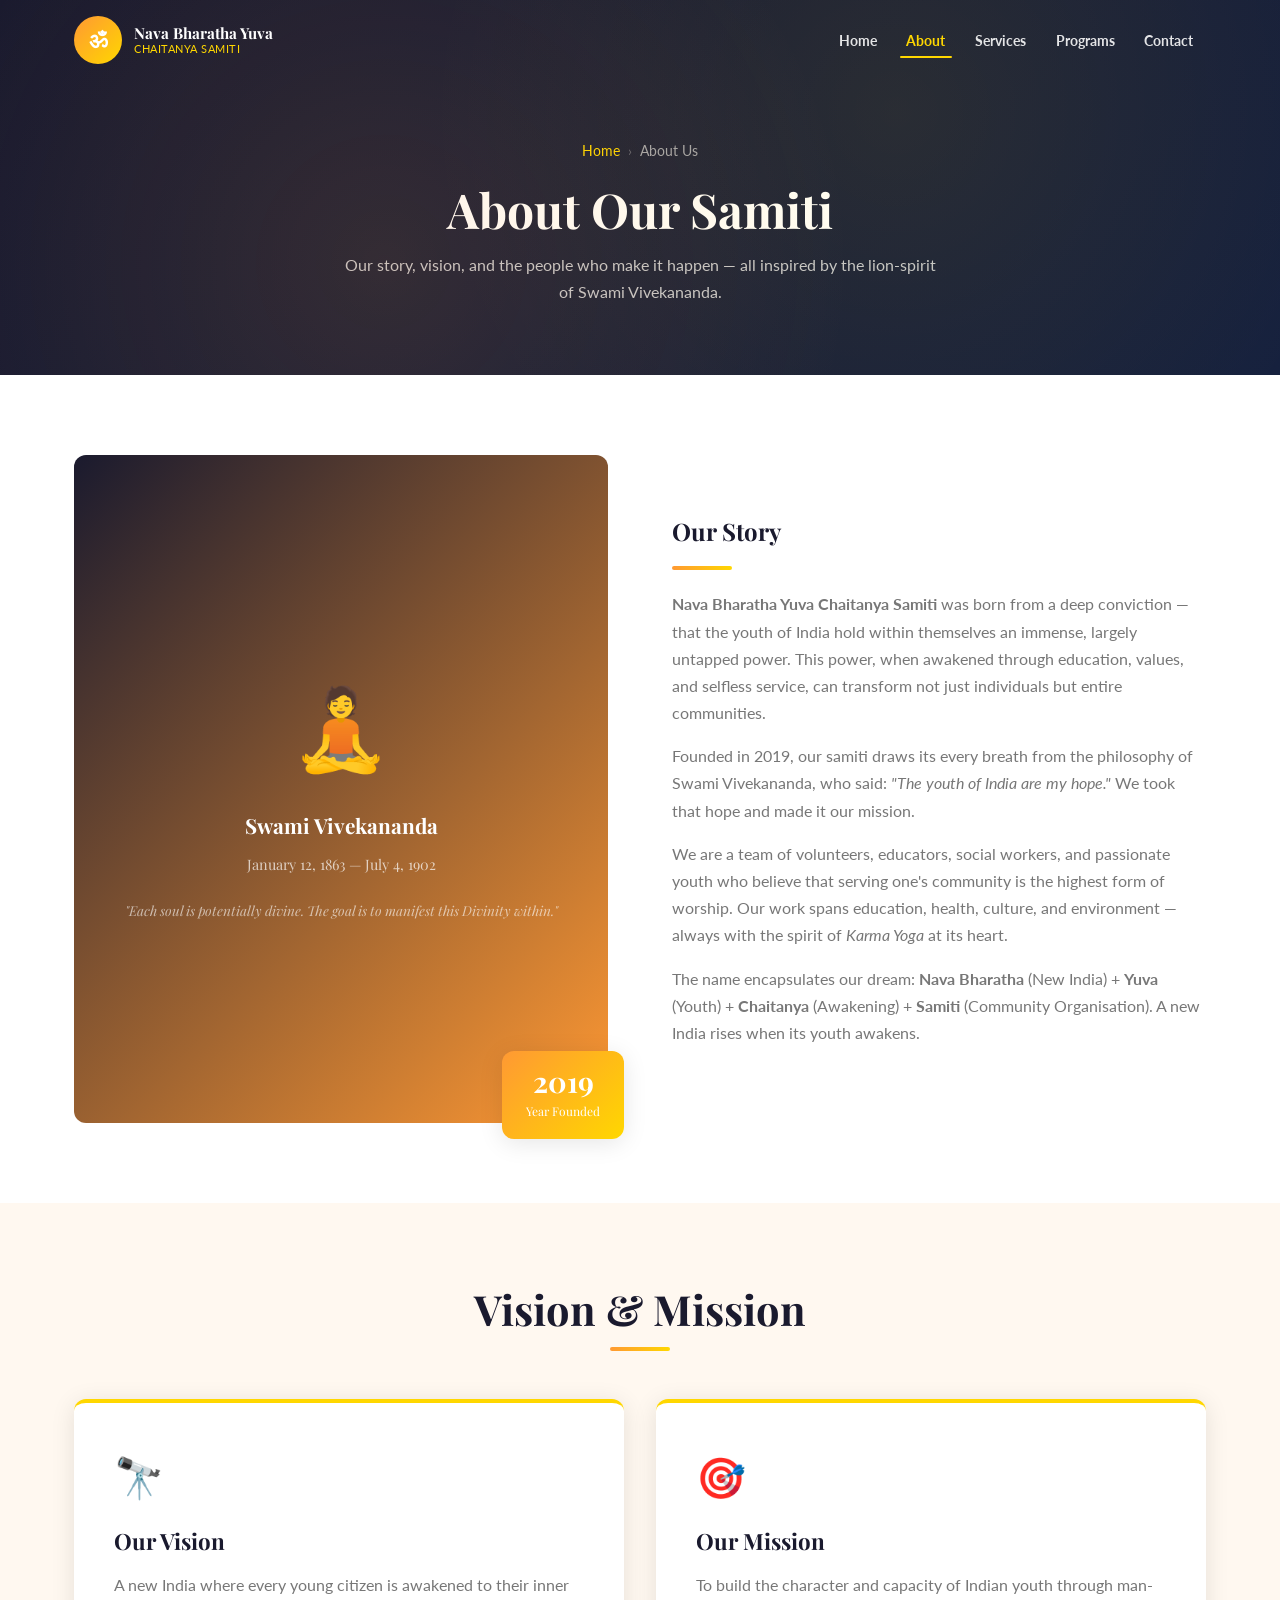
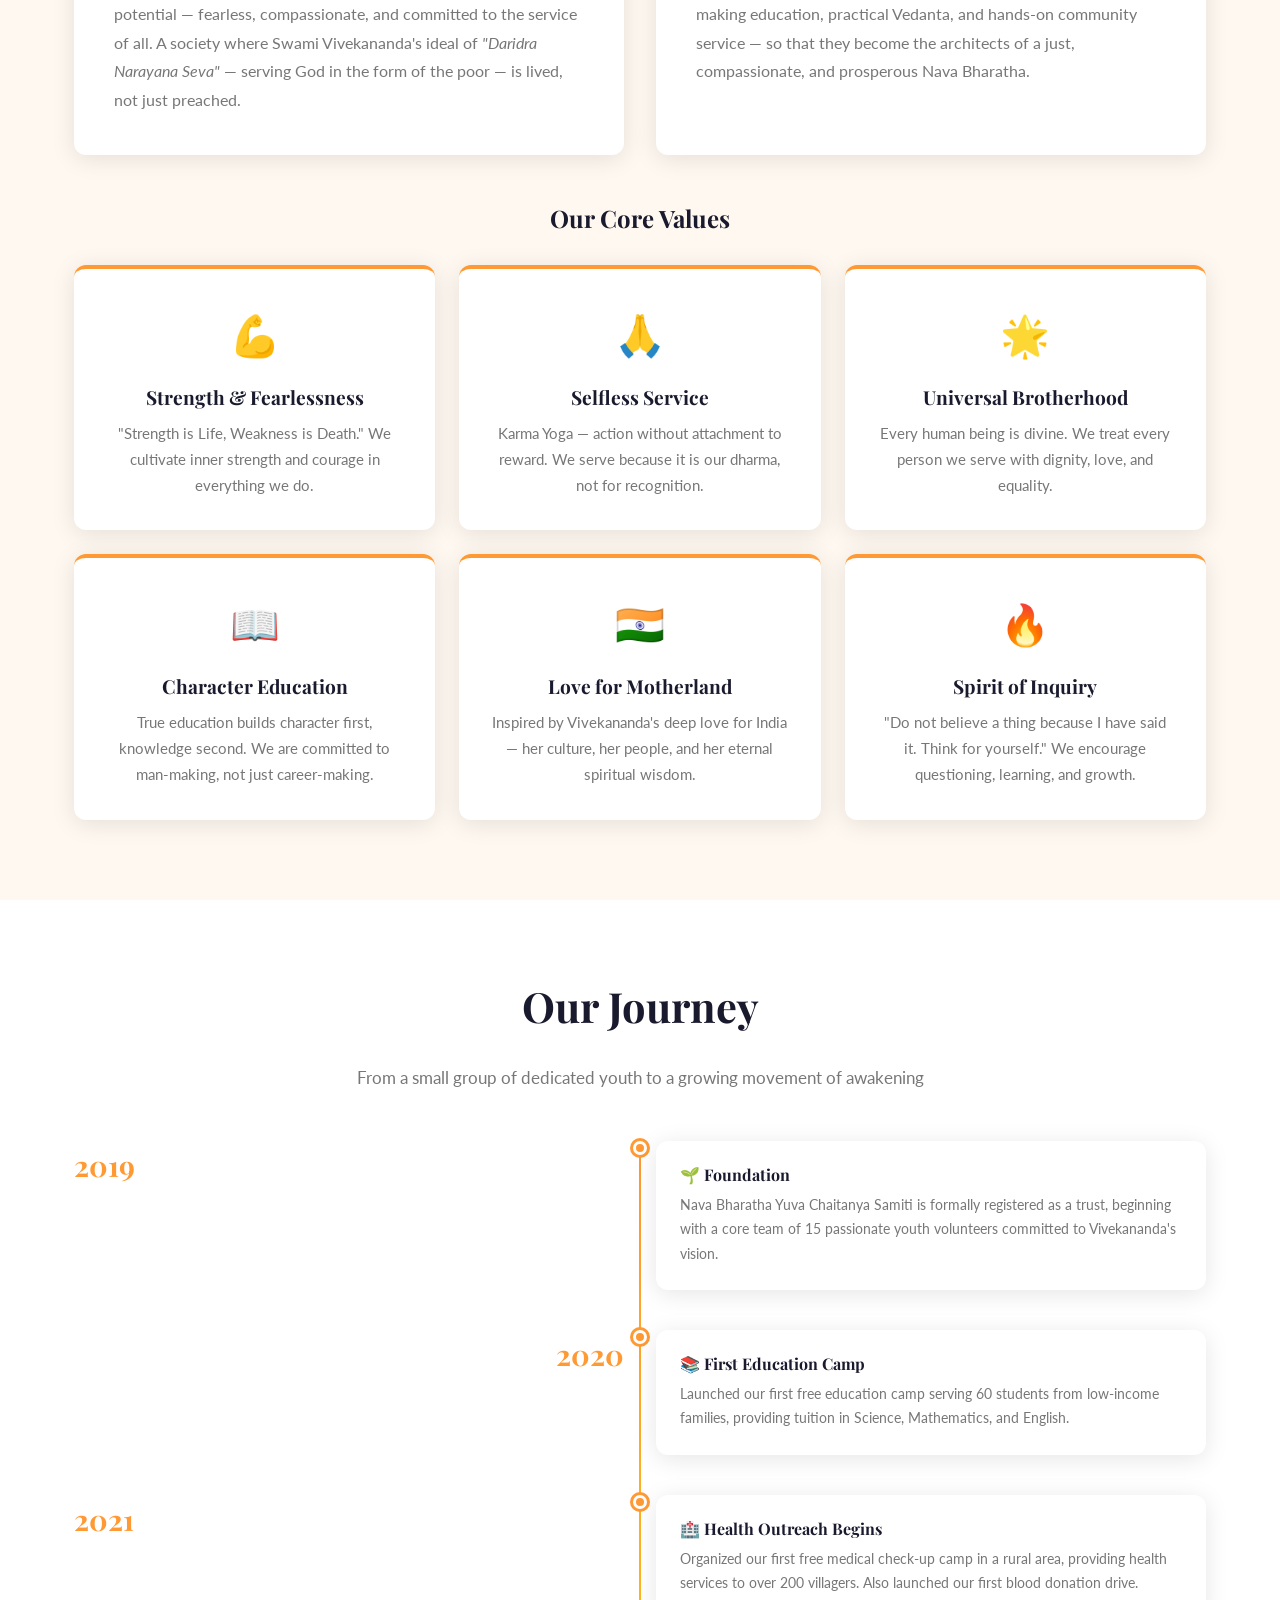
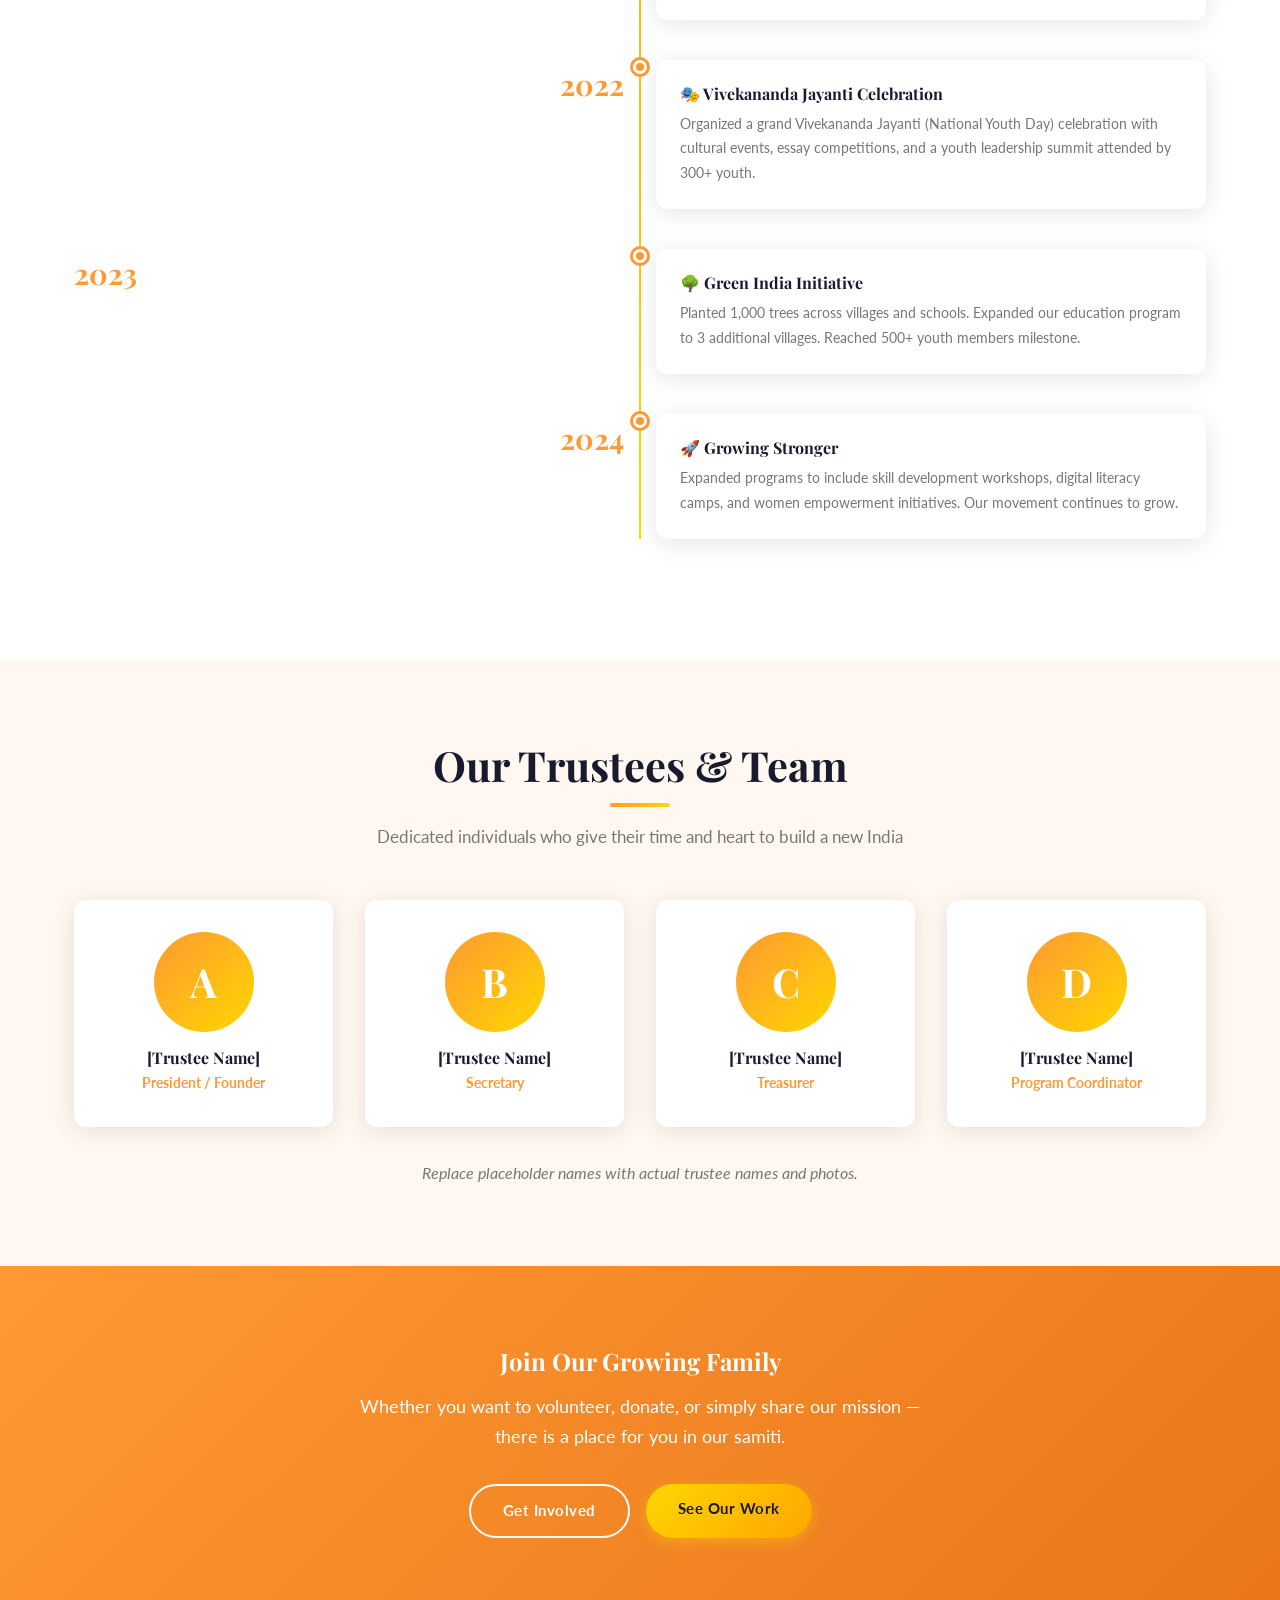
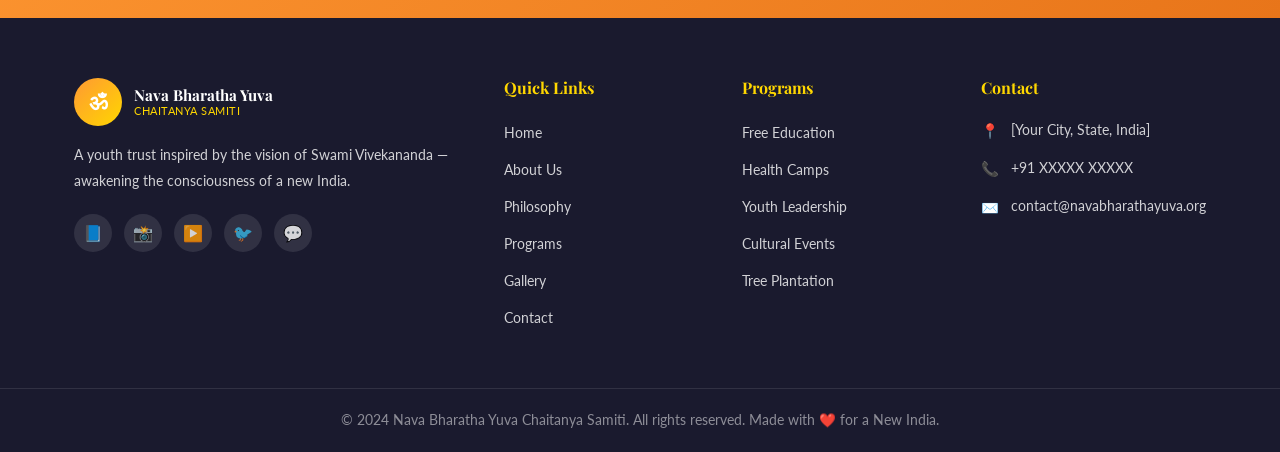
<file: about.html>
<!DOCTYPE html>
<html lang="en">
<head>
  <meta charset="UTF-8" />
  <meta name="viewport" content="width=device-width, initial-scale=1.0" />
  <title>About Us — Nava Bharatha Yuva Chaitanya Samiti</title>
  <meta name="description" content="Learn about the founding story, vision, mission, and team of Nava Bharatha Yuva Chaitanya Samiti — a youth trust inspired by Swami Vivekananda." />
  <link rel="stylesheet" href="css/style.css" />
  <link rel="icon" href="data:image/svg+xml,<svg xmlns=%22http://www.w3.org/2000/svg%22 viewBox=%220 0 100 100%22><text y=%22.9em%22 font-size=%2290%22>🪔</text></svg>" />
</head>
<body>

<div id="page-loader">
  <div class="loader-om">🪔</div>
  <div class="loader-text">Nava Bharatha Yuva Chaitanya Samiti</div>
</div>

<!-- ── Navbar ── -->
<nav id="navbar">
  <div class="nav-container">
    <a href="index.html" class="nav-logo">
      <div class="nav-logo-icon">ॐ</div>
      <div class="nav-logo-text">
        <div class="name">Nava Bharatha Yuva</div>
        <div class="tagline">Chaitanya Samiti</div>
      </div>
    </a>
    <ul class="nav-links">
      <li><a href="index.html">Home</a></li>
      <li><a href="about.html" class="active">About</a></li>
      <li><a href="services.html">Services</a></li>
      <li><a href="programs.html">Programs</a></li>
      <li><a href="contact.html">Contact</a></li>
    </ul>
    <div class="hamburger" role="button" aria-label="Toggle menu">
      <span></span><span></span><span></span>
    </div>
  </div>
</nav>

<!-- ── Page Hero ── -->
<div class="page-hero">
  <div class="container">
    <div class="breadcrumb">
      <a href="index.html">Home</a>
      <span class="sep">›</span>
      <span>About Us</span>
    </div>
    <h1>About Our Samiti</h1>
    <p>Our story, vision, and the people who make it happen — all inspired by the lion-spirit of Swami Vivekananda.</p>
  </div>
</div>

<!-- ── Who We Are ── -->
<section>
  <div class="container">
    <div class="about-grid">
      <div class="about-img-wrap reveal">
        <div style="width:100%;aspect-ratio:4/5;background:linear-gradient(135deg,#1A1A2E,#FF9933);border-radius:12px;display:flex;align-items:center;justify-content:center;flex-direction:column;color:#fff;font-family:'Playfair Display',serif;text-align:center;padding:2rem;">
          <div style="font-size:5rem;margin-bottom:1rem;">🧘</div>
          <div style="font-size:1.3rem;font-weight:700;">Swami Vivekananda</div>
          <div style="font-size:0.9rem;opacity:0.7;margin-top:0.5rem;">January 12, 1863 — July 4, 1902</div>
          <div style="font-size:0.85rem;opacity:0.6;margin-top:1.5rem;font-style:italic;line-height:1.6;">"Each soul is potentially divine. The goal is to manifest this Divinity within."</div>
        </div>
        <div class="about-img-badge">
          <strong>2019</strong>
          <span>Year Founded</span>
        </div>
      </div>
      <div class="about-content reveal">
        <h2>Our Story</h2>
        <span class="section-divider" style="margin:0 0 1.25rem;"></span>
        <p>
          <strong>Nava Bharatha Yuva Chaitanya Samiti</strong> was born from a deep conviction — that the youth of India hold within themselves an immense, largely untapped power. This power, when awakened through education, values, and selfless service, can transform not just individuals but entire communities.
        </p>
        <p>
          Founded in 2019, our samiti draws its every breath from the philosophy of Swami Vivekananda, who said: <em>"The youth of India are my hope."</em> We took that hope and made it our mission.
        </p>
        <p>
          We are a team of volunteers, educators, social workers, and passionate youth who believe that serving one's community is the highest form of worship. Our work spans education, health, culture, and environment — always with the spirit of <em>Karma Yoga</em> at its heart.
        </p>
        <p>
          The name encapsulates our dream: <strong>Nava Bharatha</strong> (New India) + <strong>Yuva</strong> (Youth) + <strong>Chaitanya</strong> (Awakening) + <strong>Samiti</strong> (Community Organisation). A new India rises when its youth awakens.
        </p>
      </div>
    </div>
  </div>
</section>

<!-- ── Vision & Mission ── -->
<section class="section-light">
  <div class="container">
    <h2 class="section-title reveal">Vision &amp; Mission</h2>
    <span class="section-divider reveal"></span>
    <div class="mission-vision-grid">
      <div class="mv-card reveal">
        <span style="font-size:2.5rem;display:block;margin-bottom:1rem;">🔭</span>
        <h3>Our Vision</h3>
        <p>
          A new India where every young citizen is awakened to their inner potential — fearless, compassionate, and committed to the service of all. A society where Swami Vivekananda's ideal of <em>"Daridra Narayana Seva"</em> — serving God in the form of the poor — is lived, not just preached.
        </p>
      </div>
      <div class="mv-card reveal">
        <span style="font-size:2.5rem;display:block;margin-bottom:1rem;">🎯</span>
        <h3>Our Mission</h3>
        <p>
          To build the character and capacity of Indian youth through man-making education, practical Vedanta, and hands-on community service — so that they become the architects of a just, compassionate, and prosperous Nava Bharatha.
        </p>
      </div>
    </div>

    <!-- Core Values -->
    <div style="margin-top:3rem;">
      <h3 style="text-align:center;font-size:1.5rem;margin-bottom:2rem;" class="reveal">Our Core Values</h3>
      <div style="display:grid;grid-template-columns:repeat(3,1fr);gap:1.5rem;" class="pillars-grid">
        <div class="pillar-card reveal">
          <span class="pillar-icon">💪</span>
          <h3>Strength &amp; Fearlessness</h3>
          <p>"Strength is Life, Weakness is Death." We cultivate inner strength and courage in everything we do.</p>
        </div>
        <div class="pillar-card reveal">
          <span class="pillar-icon">🙏</span>
          <h3>Selfless Service</h3>
          <p>Karma Yoga — action without attachment to reward. We serve because it is our dharma, not for recognition.</p>
        </div>
        <div class="pillar-card reveal">
          <span class="pillar-icon">🌟</span>
          <h3>Universal Brotherhood</h3>
          <p>Every human being is divine. We treat every person we serve with dignity, love, and equality.</p>
        </div>
        <div class="pillar-card reveal">
          <span class="pillar-icon">📖</span>
          <h3>Character Education</h3>
          <p>True education builds character first, knowledge second. We are committed to man-making, not just career-making.</p>
        </div>
        <div class="pillar-card reveal">
          <span class="pillar-icon">🇮🇳</span>
          <h3>Love for Motherland</h3>
          <p>Inspired by Vivekananda's deep love for India — her culture, her people, and her eternal spiritual wisdom.</p>
        </div>
        <div class="pillar-card reveal">
          <span class="pillar-icon">🔥</span>
          <h3>Spirit of Inquiry</h3>
          <p>"Do not believe a thing because I have said it. Think for yourself." We encourage questioning, learning, and growth.</p>
        </div>
      </div>
    </div>
  </div>
</section>

<!-- ── Our Journey ── -->
<section>
  <div class="container">
    <h2 class="section-title reveal">Our Journey</h2>
    <span class="section-divider reveal"></span>
    <p class="section-subtitle reveal">From a small group of dedicated youth to a growing movement of awakening</p>
    <div class="timeline">
      <div class="timeline-item">
        <div class="timeline-year reveal">2019</div>
        <div class="timeline-dot"></div>
        <div class="timeline-content reveal">
          <h4>🌱 Foundation</h4>
          <p>Nava Bharatha Yuva Chaitanya Samiti is formally registered as a trust, beginning with a core team of 15 passionate youth volunteers committed to Vivekananda's vision.</p>
        </div>
      </div>
      <div class="timeline-item">
        <div class="timeline-year reveal">2020</div>
        <div class="timeline-dot"></div>
        <div class="timeline-content reveal">
          <h4>📚 First Education Camp</h4>
          <p>Launched our first free education camp serving 60 students from low-income families, providing tuition in Science, Mathematics, and English.</p>
        </div>
      </div>
      <div class="timeline-item">
        <div class="timeline-year reveal">2021</div>
        <div class="timeline-dot"></div>
        <div class="timeline-content reveal">
          <h4>🏥 Health Outreach Begins</h4>
          <p>Organized our first free medical check-up camp in a rural area, providing health services to over 200 villagers. Also launched our first blood donation drive.</p>
        </div>
      </div>
      <div class="timeline-item">
        <div class="timeline-year reveal">2022</div>
        <div class="timeline-dot"></div>
        <div class="timeline-content reveal">
          <h4>🎭 Vivekananda Jayanti Celebration</h4>
          <p>Organized a grand Vivekananda Jayanti (National Youth Day) celebration with cultural events, essay competitions, and a youth leadership summit attended by 300+ youth.</p>
        </div>
      </div>
      <div class="timeline-item">
        <div class="timeline-year reveal">2023</div>
        <div class="timeline-dot"></div>
        <div class="timeline-content reveal">
          <h4>🌳 Green India Initiative</h4>
          <p>Planted 1,000 trees across villages and schools. Expanded our education program to 3 additional villages. Reached 500+ youth members milestone.</p>
        </div>
      </div>
      <div class="timeline-item">
        <div class="timeline-year reveal">2024</div>
        <div class="timeline-dot"></div>
        <div class="timeline-content reveal">
          <h4>🚀 Growing Stronger</h4>
          <p>Expanded programs to include skill development workshops, digital literacy camps, and women empowerment initiatives. Our movement continues to grow.</p>
        </div>
      </div>
    </div>
  </div>
</section>

<!-- ── Team / Trustees ── -->
<section class="section-light">
  <div class="container">
    <h2 class="section-title reveal">Our Trustees &amp; Team</h2>
    <span class="section-divider reveal"></span>
    <p class="section-subtitle reveal">Dedicated individuals who give their time and heart to build a new India</p>
    <div class="trustees-grid">
      <div class="trustee-card reveal">
        <div class="trustee-avatar">A</div>
        <h4>[Trustee Name]</h4>
        <div class="role">President / Founder</div>
      </div>
      <div class="trustee-card reveal">
        <div class="trustee-avatar">B</div>
        <h4>[Trustee Name]</h4>
        <div class="role">Secretary</div>
      </div>
      <div class="trustee-card reveal">
        <div class="trustee-avatar">C</div>
        <h4>[Trustee Name]</h4>
        <div class="role">Treasurer</div>
      </div>
      <div class="trustee-card reveal">
        <div class="trustee-avatar">D</div>
        <h4>[Trustee Name]</h4>
        <div class="role">Program Coordinator</div>
      </div>
    </div>
    <p style="text-align:center;margin-top:2rem;color:#777;font-style:italic;">
      Replace placeholder names with actual trustee names and photos.
    </p>
  </div>
</section>

<!-- ── CTA ── -->
<section class="cta-section">
  <div class="container">
    <h2 class="reveal">Join Our Growing Family</h2>
    <p class="reveal">Whether you want to volunteer, donate, or simply share our mission — there is a place for you in our samiti.</p>
    <div class="cta-buttons reveal">
      <a href="contact.html" class="btn btn-outline">Get Involved</a>
      <a href="programs.html" class="btn btn-gold">See Our Work</a>
    </div>
  </div>
</section>

<!-- ── Footer ── -->
<footer>
  <div class="container">
    <div class="footer-grid">
      <div class="footer-brand">
        <div class="nav-logo" style="margin-bottom:1rem;">
          <div class="nav-logo-icon" style="background:linear-gradient(135deg,#FF9933,#FFD700);">ॐ</div>
          <div class="nav-logo-text">
            <div class="name">Nava Bharatha Yuva</div>
            <div class="tagline">Chaitanya Samiti</div>
          </div>
        </div>
        <p>A youth trust inspired by the vision of Swami Vivekananda — awakening the consciousness of a new India.</p>
        <div class="social-links">
          <a href="#" class="social-link">📘</a>
          <a href="#" class="social-link">📸</a>
          <a href="#" class="social-link">▶️</a>
          <a href="#" class="social-link">🐦</a>
          <a href="#" class="social-link">💬</a>
        </div>
      </div>
      <div class="footer-col">
        <h4>Quick Links</h4>
        <ul>
          <li><a href="index.html">Home</a></li>
          <li><a href="about.html">About Us</a></li>
          <li><a href="philosophy.html">Philosophy</a></li>
          <li><a href="programs.html">Programs</a></li>
          <li><a href="gallery.html">Gallery</a></li>
          <li><a href="contact.html">Contact</a></li>
        </ul>
      </div>
      <div class="footer-col">
        <h4>Programs</h4>
        <ul>
          <li><a href="programs.html">Free Education</a></li>
          <li><a href="programs.html">Health Camps</a></li>
          <li><a href="programs.html">Youth Leadership</a></li>
          <li><a href="programs.html">Cultural Events</a></li>
          <li><a href="programs.html">Tree Plantation</a></li>
        </ul>
      </div>
      <div class="footer-col">
        <h4>Contact</h4>
        <div class="footer-contact-item">
          <span class="icon">📍</span>
          <span>[Your City, State, India]</span>
        </div>
        <div class="footer-contact-item">
          <span class="icon">📞</span>
          <span>+91 XXXXX XXXXX</span>
        </div>
        <div class="footer-contact-item">
          <span class="icon">✉️</span>
          <span>contact@navabharathayuva.org</span>
        </div>
      </div>
    </div>
  </div>
  <div class="footer-bottom">
    <div class="container">
      <p>© 2024 Nava Bharatha Yuva Chaitanya Samiti. All rights reserved. Made with <span>❤️</span> for a New India.</p>
    </div>
  </div>
</footer>

<script src="js/main.js"></script>
</body>
</html>
</file>
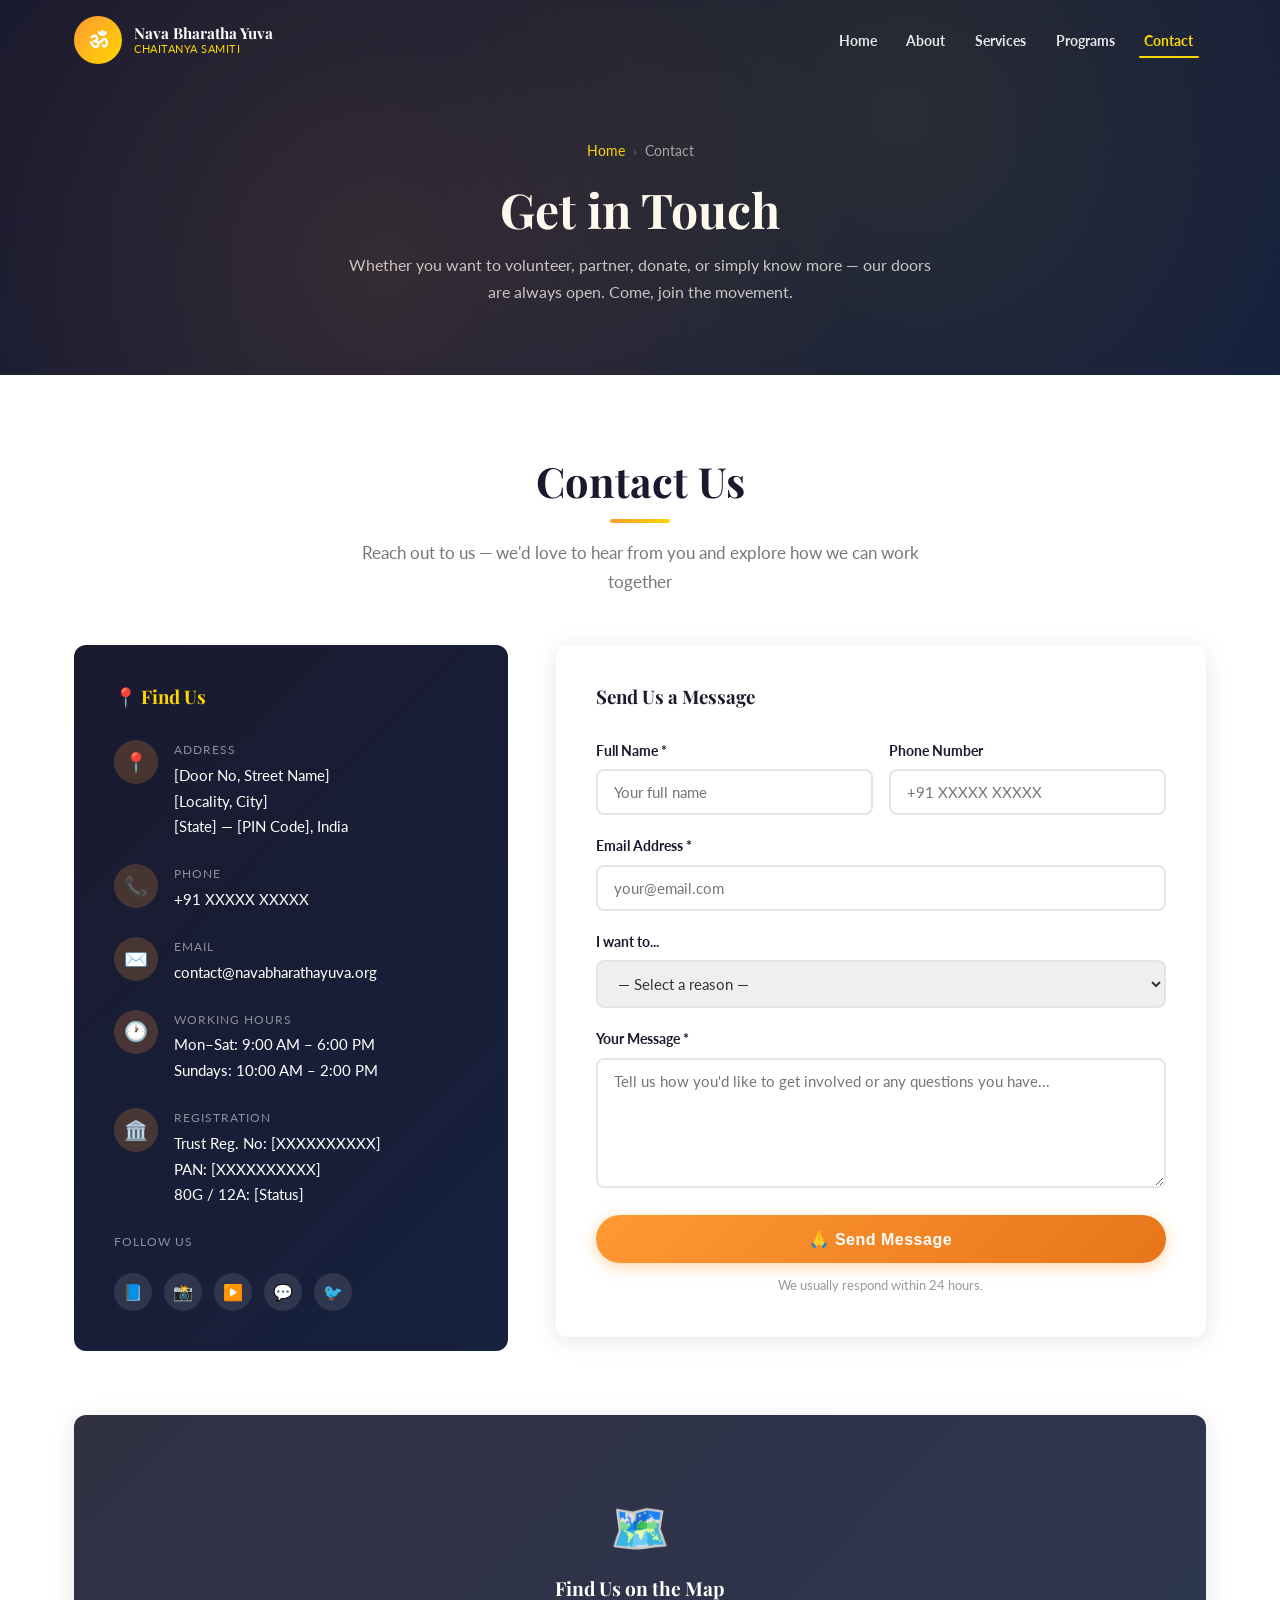
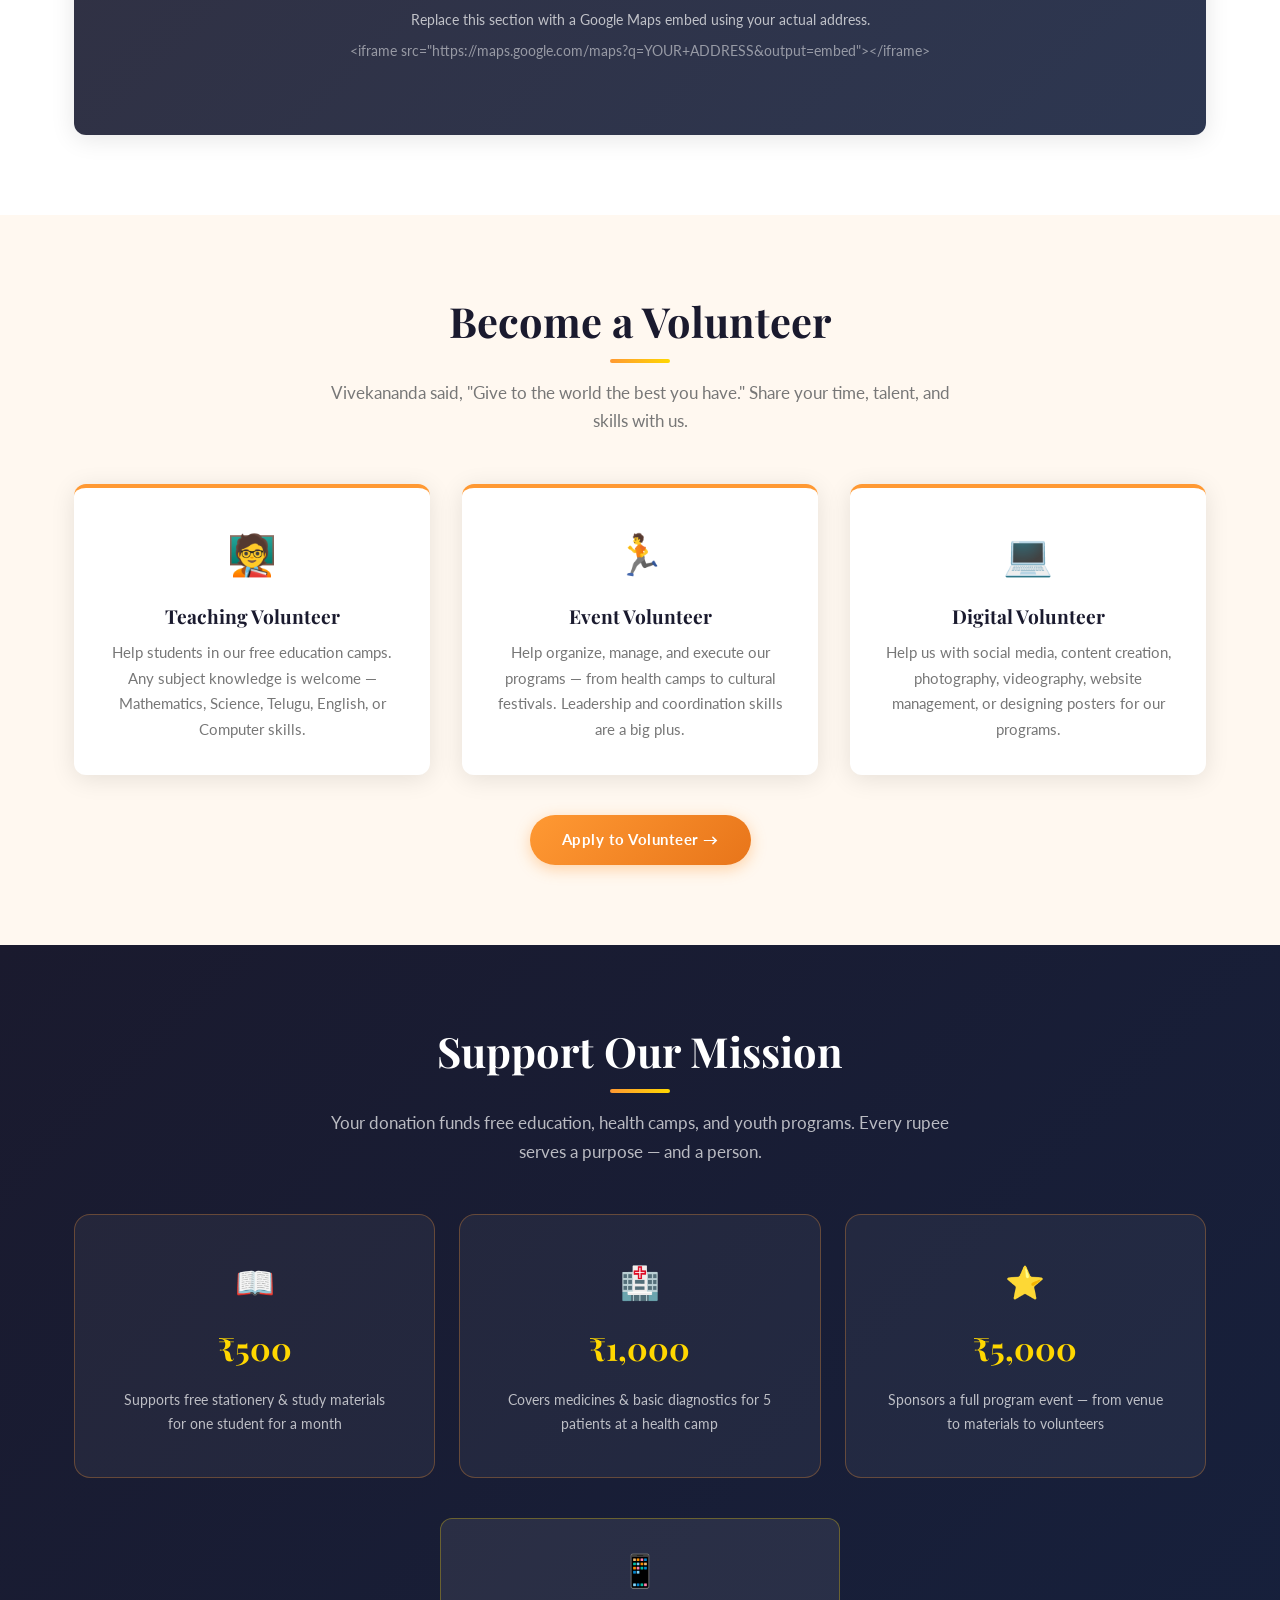
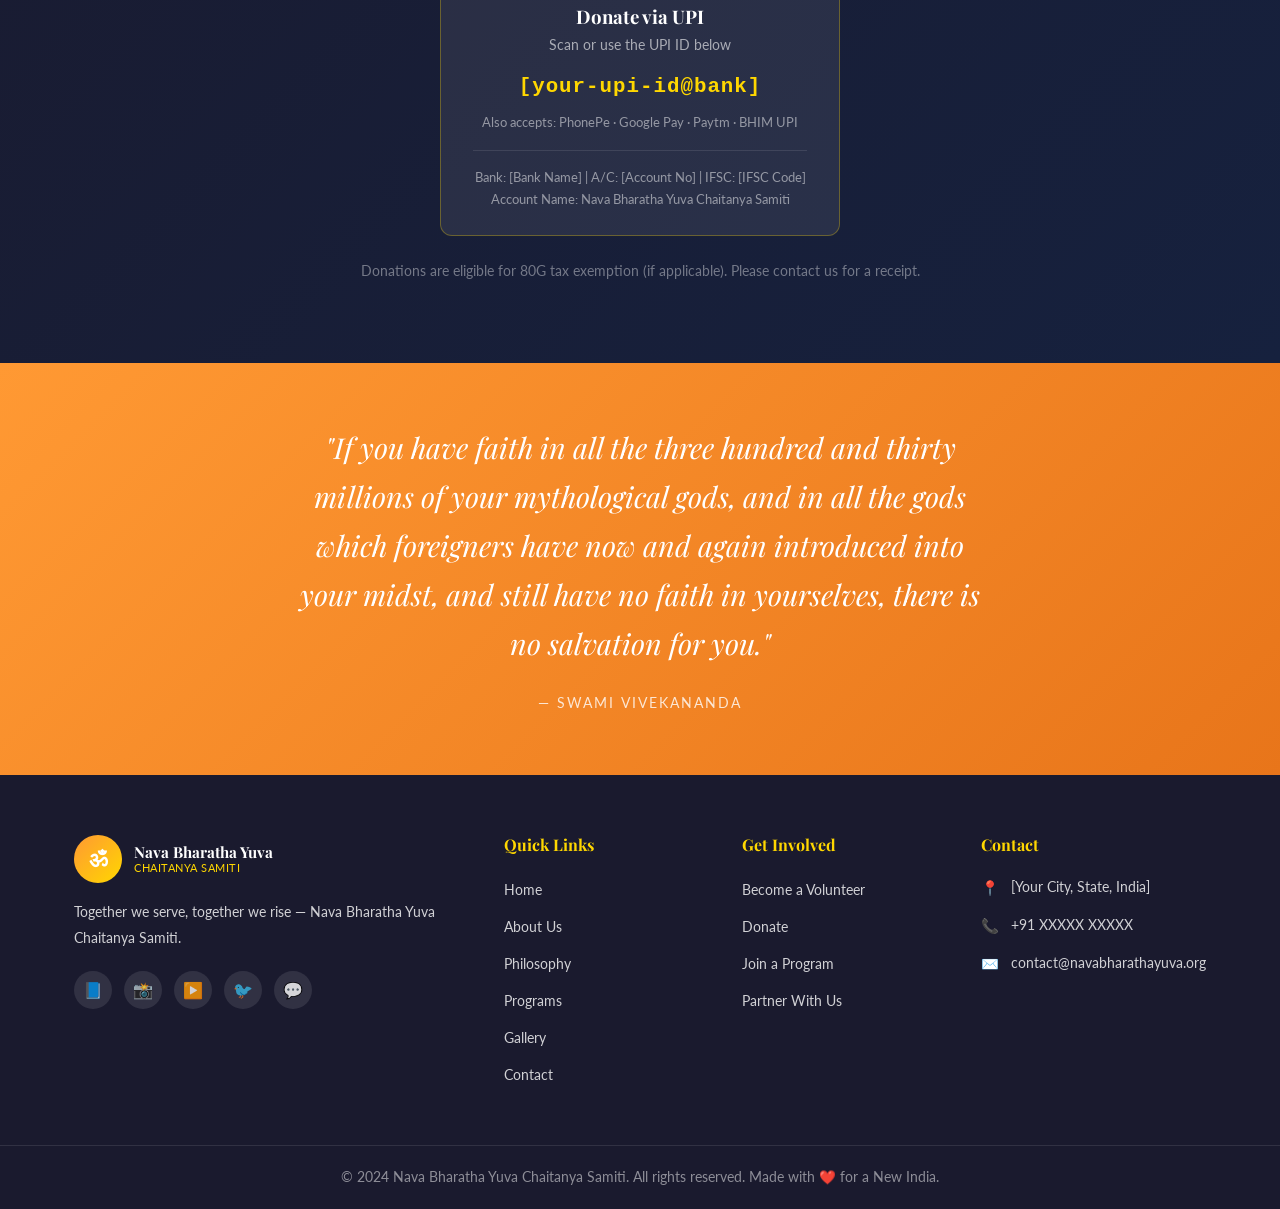
<file: contact.html>
<!DOCTYPE html>
<html lang="en">
<head>
  <meta charset="UTF-8" />
  <meta name="viewport" content="width=device-width, initial-scale=1.0" />
  <title>Contact — Nava Bharatha Yuva Chaitanya Samiti</title>
  <meta name="description" content="Contact Nava Bharatha Yuva Chaitanya Samiti — reach out to volunteer, donate, or partner with us. Together we build a new India." />
  <link rel="stylesheet" href="css/style.css" />
  <link rel="icon" href="data:image/svg+xml,<svg xmlns=%22http://www.w3.org/2000/svg%22 viewBox=%220 0 100 100%22><text y=%22.9em%22 font-size=%2290%22>🪔</text></svg>" />
  <style>
    .donate-section {
      background: linear-gradient(135deg, #1A1A2E 0%, #16213E 100%);
      padding: 80px 0;
    }
    .donate-card {
      background: rgba(255,255,255,0.05);
      border: 1px solid rgba(255,153,51,0.3);
      border-radius: 16px;
      padding: 2.5rem;
      text-align: center;
      transition: transform 0.3s ease, border-color 0.3s ease;
    }
    .donate-card:hover { transform: translateY(-5px); border-color: rgba(255,153,51,0.8); }
    .donate-card .amount {
      font-family: 'Playfair Display', serif;
      font-size: 2rem;
      font-weight: 700;
      color: #FFD700;
      margin: 0.75rem 0;
    }
    .donate-card p {
      color: rgba(255,255,255,0.7);
      font-size: 0.9rem;
    }
    .donate-grid {
      display: grid;
      grid-template-columns: repeat(3,1fr);
      gap: 1.5rem;
      margin: 2.5rem 0;
    }
    .upi-box {
      background: rgba(255,255,255,0.08);
      border: 1px solid rgba(255,215,0,0.3);
      border-radius: 12px;
      padding: 1.5rem 2rem;
      text-align: center;
      max-width: 400px;
      margin: 2rem auto 0;
    }
    .upi-id {
      font-size: 1.3rem;
      font-weight: 700;
      color: #FFD700;
      letter-spacing: 1px;
      margin: 0.5rem 0;
      font-family: monospace;
    }
    @media (max-width: 768px) {
      .donate-grid { grid-template-columns: 1fr; }
    }
  </style>
</head>
<body>

<div id="page-loader">
  <div class="loader-om">🪔</div>
  <div class="loader-text">Nava Bharatha Yuva Chaitanya Samiti</div>
</div>

<!-- ── Navbar ── -->
<nav id="navbar">
  <div class="nav-container">
    <a href="index.html" class="nav-logo">
      <div class="nav-logo-icon">ॐ</div>
      <div class="nav-logo-text">
        <div class="name">Nava Bharatha Yuva</div>
        <div class="tagline">Chaitanya Samiti</div>
      </div>
    </a>
    <ul class="nav-links">
      <li><a href="index.html">Home</a></li>
      <li><a href="about.html">About</a></li>
      <li><a href="services.html">Services</a></li>
      <li><a href="programs.html">Programs</a></li>
      <li><a href="contact.html" class="active">Contact</a></li>
    </ul>
    <div class="hamburger" role="button" aria-label="Toggle menu">
      <span></span><span></span><span></span>
    </div>
  </div>
</nav>

<!-- ── Page Hero ── -->
<div class="page-hero">
  <div class="container">
    <div class="breadcrumb">
      <a href="index.html">Home</a>
      <span class="sep">›</span>
      <span>Contact</span>
    </div>
    <h1>Get in Touch</h1>
    <p>Whether you want to volunteer, partner, donate, or simply know more — our doors are always open. Come, join the movement.</p>
  </div>
</div>

<!-- ── Contact Section ── -->
<section>
  <div class="container">
    <h2 class="section-title reveal">Contact Us</h2>
    <span class="section-divider reveal"></span>
    <p class="section-subtitle reveal">Reach out to us — we'd love to hear from you and explore how we can work together</p>

    <div class="contact-grid">

      <!-- Info Card -->
      <div class="contact-info-card reveal">
        <h3>📍 Find Us</h3>

        <div class="cinfo-item">
          <div class="cinfo-icon">📍</div>
          <div>
            <div class="cinfo-label">Address</div>
            <div class="cinfo-value">[Door No, Street Name]<br>[Locality, City]<br>[State] — [PIN Code], India</div>
          </div>
        </div>

        <div class="cinfo-item">
          <div class="cinfo-icon">📞</div>
          <div>
            <div class="cinfo-label">Phone</div>
            <div class="cinfo-value">+91 XXXXX XXXXX</div>
          </div>
        </div>

        <div class="cinfo-item">
          <div class="cinfo-icon">✉️</div>
          <div>
            <div class="cinfo-label">Email</div>
            <div class="cinfo-value">contact@navabharathayuva.org</div>
          </div>
        </div>

        <div class="cinfo-item">
          <div class="cinfo-icon">🕐</div>
          <div>
            <div class="cinfo-label">Working Hours</div>
            <div class="cinfo-value">Mon–Sat: 9:00 AM – 6:00 PM<br>Sundays: 10:00 AM – 2:00 PM</div>
          </div>
        </div>

        <div class="cinfo-item">
          <div class="cinfo-icon">🏛️</div>
          <div>
            <div class="cinfo-label">Registration</div>
            <div class="cinfo-value">Trust Reg. No: [XXXXXXXXXX]<br>PAN: [XXXXXXXXXX]<br>80G / 12A: [Status]</div>
          </div>
        </div>

        <!-- Social -->
        <div style="margin-top:1.5rem;">
          <div class="cinfo-label" style="margin-bottom:0.75rem;">Follow Us</div>
          <div class="social-links">
            <a href="#" class="social-link" aria-label="Facebook">📘</a>
            <a href="#" class="social-link" aria-label="Instagram">📸</a>
            <a href="#" class="social-link" aria-label="YouTube">▶️</a>
            <a href="#" class="social-link" aria-label="WhatsApp">💬</a>
            <a href="#" class="social-link" aria-label="Twitter">🐦</a>
          </div>
        </div>
      </div>

      <!-- Contact Form -->
      <div class="contact-form reveal">
        <h3>Send Us a Message</h3>
        <form id="contact-form" novalidate>
          <div class="form-row">
            <div class="form-group">
              <label for="name">Full Name *</label>
              <input type="text" id="name" name="name" placeholder="Your full name" required />
            </div>
            <div class="form-group">
              <label for="phone">Phone Number</label>
              <input type="tel" id="phone" name="phone" placeholder="+91 XXXXX XXXXX" />
            </div>
          </div>
          <div class="form-group">
            <label for="email">Email Address *</label>
            <input type="email" id="email" name="email" placeholder="your@email.com" required />
          </div>
          <div class="form-group">
            <label for="subject">I want to...</label>
            <select id="subject" name="subject">
              <option value="">— Select a reason —</option>
              <option value="volunteer">Become a Volunteer</option>
              <option value="donate">Make a Donation</option>
              <option value="partner">Explore Partnership</option>
              <option value="program">Know About Programs</option>
              <option value="media">Media / Press Inquiry</option>
              <option value="other">Other</option>
            </select>
          </div>
          <div class="form-group">
            <label for="message">Your Message *</label>
            <textarea id="message" name="message" placeholder="Tell us how you'd like to get involved or any questions you have..." required></textarea>
          </div>
          <button type="submit" class="btn btn-primary" style="width:100%;font-size:1rem;padding:0.9rem;">
            🙏 Send Message
          </button>
          <p style="font-size:0.8rem;color:#999;text-align:center;margin-top:0.75rem;">We usually respond within 24 hours.</p>
        </form>
      </div>
    </div>

    <!-- Map Placeholder -->
    <div class="map-wrap reveal">
      <div>
        <div style="font-size:3rem;margin-bottom:0.5rem;">🗺️</div>
        <h3 style="color:#fff;font-size:1.2rem;">Find Us on the Map</h3>
        <p>Replace this section with a Google Maps embed using your actual address.</p>
        <p style="margin-top:0.5rem;font-size:0.85rem;opacity:0.5;">
          &lt;iframe src="https://maps.google.com/maps?q=YOUR+ADDRESS&amp;output=embed"&gt;&lt;/iframe&gt;
        </p>
      </div>
    </div>
  </div>
</section>

<!-- ── Join as Volunteer ── -->
<section class="section-light" id="volunteer">
  <div class="container">
    <h2 class="section-title reveal">Become a Volunteer</h2>
    <span class="section-divider reveal"></span>
    <p class="section-subtitle reveal">Vivekananda said, "Give to the world the best you have." Share your time, talent, and skills with us.</p>

    <div class="pillars-grid" style="margin-top:2rem;">
      <div class="pillar-card reveal">
        <span class="pillar-icon">🧑‍🏫</span>
        <h3>Teaching Volunteer</h3>
        <p>Help students in our free education camps. Any subject knowledge is welcome — Mathematics, Science, Telugu, English, or Computer skills.</p>
      </div>
      <div class="pillar-card reveal">
        <span class="pillar-icon">🏃</span>
        <h3>Event Volunteer</h3>
        <p>Help organize, manage, and execute our programs — from health camps to cultural festivals. Leadership and coordination skills are a big plus.</p>
      </div>
      <div class="pillar-card reveal">
        <span class="pillar-icon">💻</span>
        <h3>Digital Volunteer</h3>
        <p>Help us with social media, content creation, photography, videography, website management, or designing posters for our programs.</p>
      </div>
    </div>

    <div style="text-align:center;margin-top:2.5rem;" class="reveal">
      <a href="#contact-form" class="btn btn-primary">Apply to Volunteer →</a>
    </div>
  </div>
</section>

<!-- ── Donate Section ── -->
<section class="donate-section" id="donate">
  <div class="container">
    <h2 class="section-title reveal" style="color:#fff;">Support Our Mission</h2>
    <span class="section-divider reveal"></span>
    <p class="section-subtitle reveal" style="color:rgba(255,255,255,0.7);">
      Your donation funds free education, health camps, and youth programs. Every rupee serves a purpose — and a person.
    </p>

    <div class="donate-grid">
      <div class="donate-card reveal">
        <div style="font-size:2rem;">📖</div>
        <div class="amount">₹500</div>
        <p>Supports free stationery &amp; study materials for one student for a month</p>
      </div>
      <div class="donate-card reveal">
        <div style="font-size:2rem;">🏥</div>
        <div class="amount">₹1,000</div>
        <p>Covers medicines &amp; basic diagnostics for 5 patients at a health camp</p>
      </div>
      <div class="donate-card reveal">
        <div style="font-size:2rem;">⭐</div>
        <div class="amount">₹5,000</div>
        <p>Sponsors a full program event — from venue to materials to volunteers</p>
      </div>
    </div>

    <!-- UPI Details -->
    <div class="upi-box reveal">
      <div style="font-size:2rem;margin-bottom:0.5rem;">📱</div>
      <h3 style="color:#fff;margin-bottom:0.25rem;">Donate via UPI</h3>
      <p style="color:rgba(255,255,255,0.6);font-size:0.9rem;margin-bottom:0.75rem;">Scan or use the UPI ID below</p>
      <div class="upi-id">[your-upi-id@bank]</div>
      <p style="color:rgba(255,255,255,0.5);font-size:0.8rem;margin-top:0.5rem;">
        Also accepts: PhonePe · Google Pay · Paytm · BHIM UPI
      </p>
      <div style="margin-top:1rem;padding-top:1rem;border-top:1px solid rgba(255,255,255,0.1);">
        <p style="color:rgba(255,255,255,0.5);font-size:0.8rem;">
          Bank: [Bank Name] | A/C: [Account No] | IFSC: [IFSC Code]<br>
          Account Name: Nava Bharatha Yuva Chaitanya Samiti
        </p>
      </div>
    </div>

    <p style="text-align:center;margin-top:1.5rem;color:rgba(255,255,255,0.4);font-size:0.85rem;">
      Donations are eligible for 80G tax exemption (if applicable). Please contact us for a receipt.
    </p>
  </div>
</section>

<!-- ── Quote ── -->
<section style="background:linear-gradient(135deg,#FF9933,#E8751A);padding:60px 0;text-align:center;">
  <div class="container">
    <p style="font-family:'Playfair Display',serif;font-size:clamp(1.2rem,3vw,1.8rem);font-style:italic;color:#fff;max-width:700px;margin:0 auto;">
      "If you have faith in all the three hundred and thirty millions of your mythological gods, and in all the gods which foreigners have now and again introduced into your midst, and still have no faith in yourselves, there is no salvation for you."
    </p>
    <p style="color:#fff;opacity:0.8;margin-top:1.5rem;letter-spacing:2px;text-transform:uppercase;font-size:0.85rem;">— Swami Vivekananda</p>
  </div>
</section>

<!-- ── Footer ── -->
<footer>
  <div class="container">
    <div class="footer-grid">
      <div class="footer-brand">
        <div class="nav-logo" style="margin-bottom:1rem;">
          <div class="nav-logo-icon" style="background:linear-gradient(135deg,#FF9933,#FFD700);">ॐ</div>
          <div class="nav-logo-text">
            <div class="name">Nava Bharatha Yuva</div>
            <div class="tagline">Chaitanya Samiti</div>
          </div>
        </div>
        <p>Together we serve, together we rise — Nava Bharatha Yuva Chaitanya Samiti.</p>
        <div class="social-links">
          <a href="#" class="social-link">📘</a>
          <a href="#" class="social-link">📸</a>
          <a href="#" class="social-link">▶️</a>
          <a href="#" class="social-link">🐦</a>
          <a href="#" class="social-link">💬</a>
        </div>
      </div>
      <div class="footer-col">
        <h4>Quick Links</h4>
        <ul>
          <li><a href="index.html">Home</a></li>
          <li><a href="about.html">About Us</a></li>
          <li><a href="philosophy.html">Philosophy</a></li>
          <li><a href="programs.html">Programs</a></li>
          <li><a href="gallery.html">Gallery</a></li>
          <li><a href="contact.html">Contact</a></li>
        </ul>
      </div>
      <div class="footer-col">
        <h4>Get Involved</h4>
        <ul>
          <li><a href="#volunteer">Become a Volunteer</a></li>
          <li><a href="#donate">Donate</a></li>
          <li><a href="programs.html">Join a Program</a></li>
          <li><a href="contact.html">Partner With Us</a></li>
        </ul>
      </div>
      <div class="footer-col">
        <h4>Contact</h4>
        <div class="footer-contact-item">
          <span class="icon">📍</span>
          <span>[Your City, State, India]</span>
        </div>
        <div class="footer-contact-item">
          <span class="icon">📞</span>
          <span>+91 XXXXX XXXXX</span>
        </div>
        <div class="footer-contact-item">
          <span class="icon">✉️</span>
          <span>contact@navabharathayuva.org</span>
        </div>
      </div>
    </div>
  </div>
  <div class="footer-bottom">
    <div class="container">
      <p>© 2024 Nava Bharatha Yuva Chaitanya Samiti. All rights reserved. Made with <span>❤️</span> for a New India.</p>
    </div>
  </div>
</footer>

<script src="js/main.js"></script>
</body>
</html>
</file>
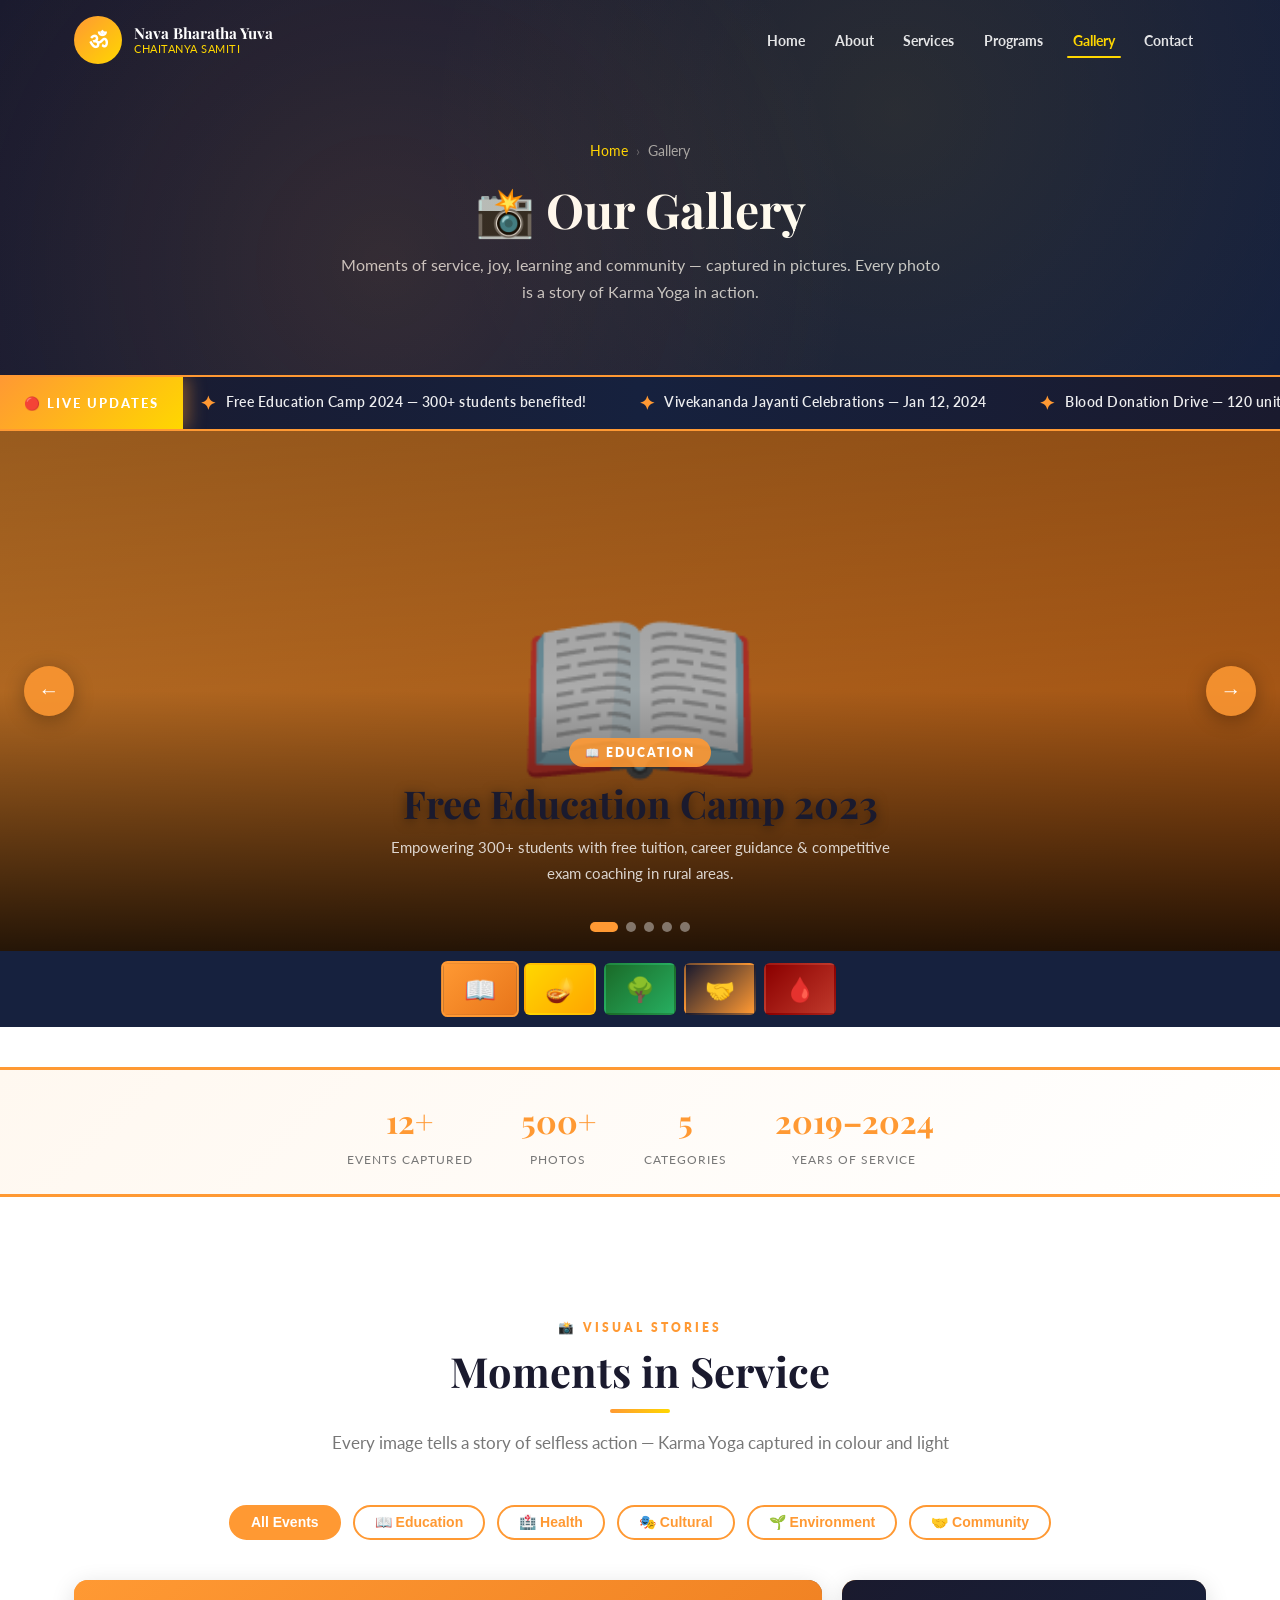
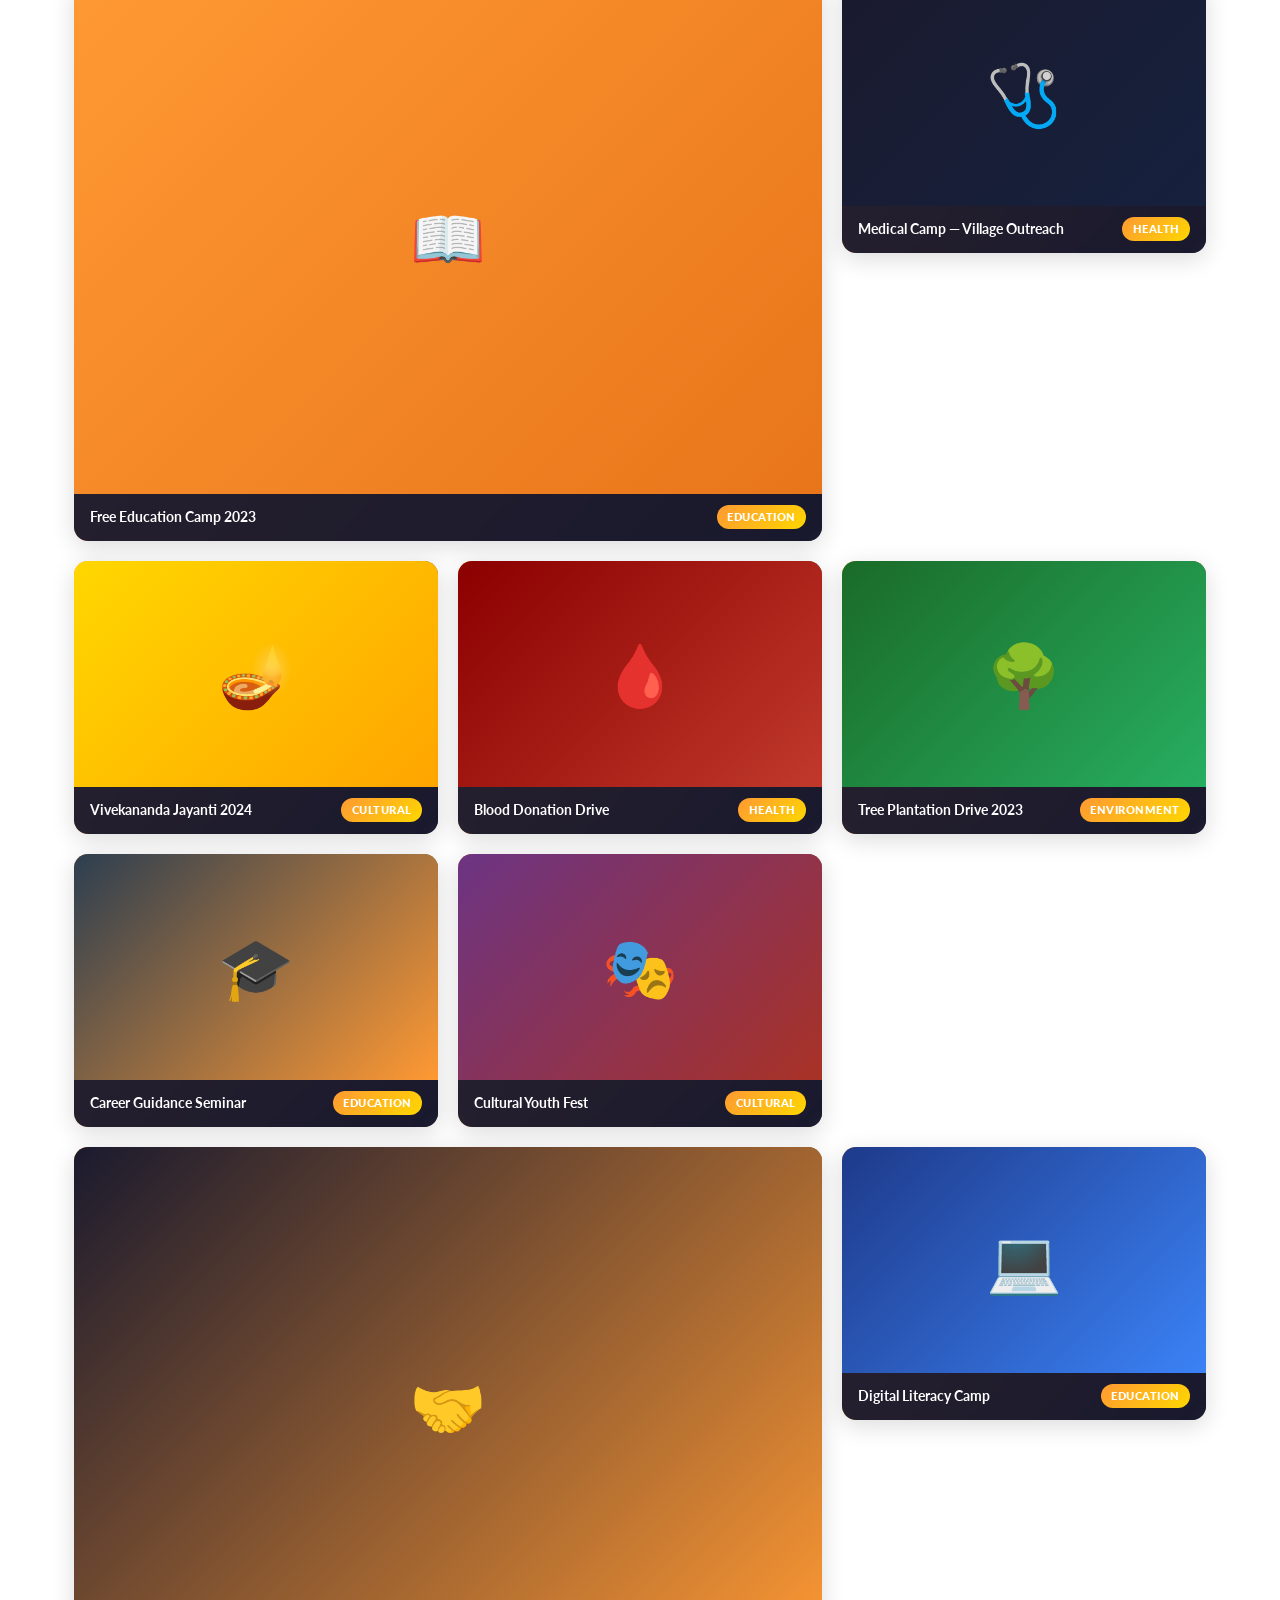
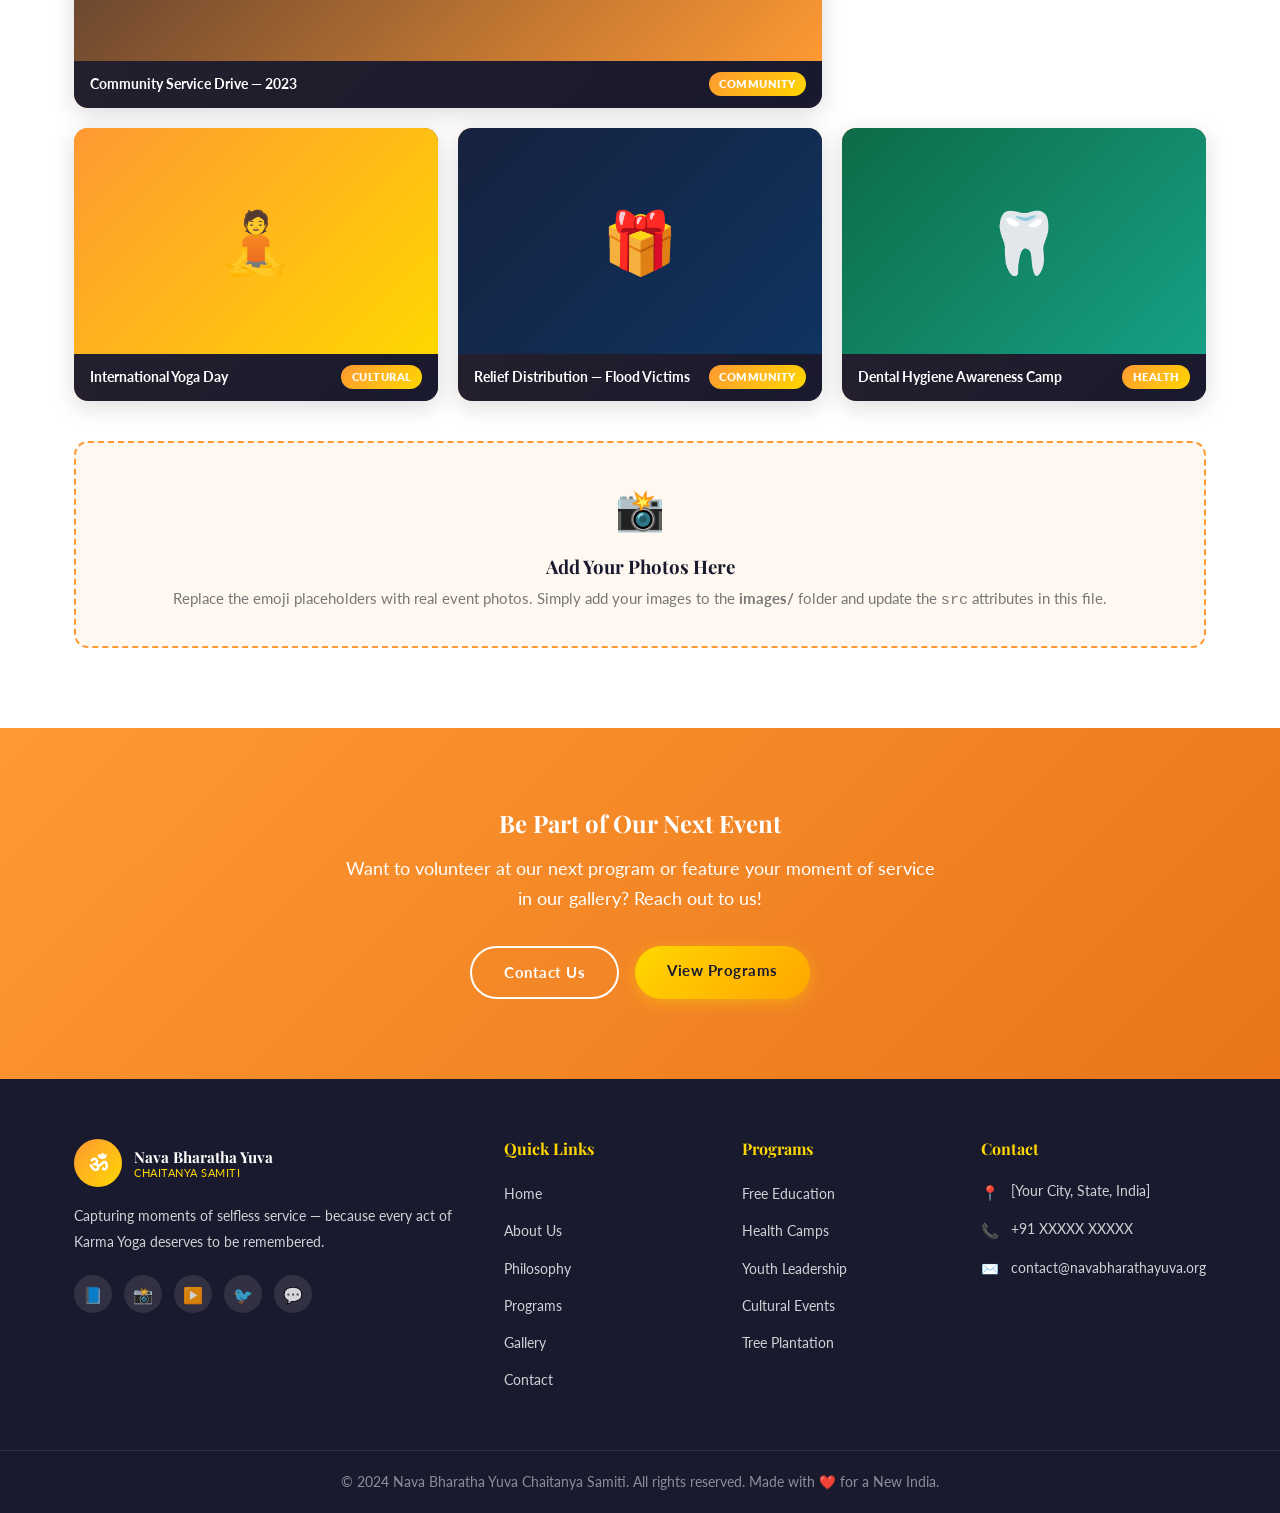
<file: gallery.html>
<!DOCTYPE html>
<html lang="en">
<head>
  <meta charset="UTF-8" />
  <meta name="viewport" content="width=device-width, initial-scale=1.0" />
  <title>Gallery — Nava Bharatha Yuva Chaitanya Samiti</title>
  <meta name="description" content="Photo gallery of Nava Bharatha Yuva Chaitanya Samiti events — education camps, health drives, cultural programs, tree plantation and community service." />
  <link rel="stylesheet" href="css/style.css" />
  <link rel="icon" href="data:image/svg+xml,<svg xmlns=%22http://www.w3.org/2000/svg%22 viewBox=%220 0 100 100%22><text y=%22.9em%22 font-size=%2290%22>🪔</text></svg>" />
  <style>
    /* ═══════════════════════════════════════
       MARQUEE TICKER
    ═══════════════════════════════════════ */
    .marquee-wrapper {
      background: linear-gradient(90deg, #1A1A2E, #16213E, #1A1A2E);
      border-top: 2px solid #FF9933;
      border-bottom: 2px solid #FF9933;
      padding: 0.6rem 0;
      overflow: hidden;
      white-space: nowrap;
      position: relative;
    }
    .marquee-label {
      position: absolute;
      left: 0; top: 0; bottom: 0;
      background: linear-gradient(135deg, #FF9933, #FFD700);
      color: #fff;
      font-weight: 900;
      font-size: 0.8rem;
      letter-spacing: 2px;
      text-transform: uppercase;
      padding: 0 1.5rem;
      display: flex;
      align-items: center;
      z-index: 2;
      box-shadow: 6px 0 16px rgba(255,153,51,0.4);
    }
    .marquee-track {
      display: inline-block;
      animation: marqueeScroll 28s linear infinite;
      padding-left: 200px;
    }
    .marquee-track:hover { animation-play-state: paused; }
    .marquee-track span {
      display: inline-block;
      color: rgba(255,255,255,0.92);
      font-size: 0.88rem;
      font-weight: 600;
      margin-right: 3rem;
      letter-spacing: 0.5px;
    }
    .marquee-track span .dot {
      color: #FF9933;
      font-size: 1.2rem;
      vertical-align: middle;
      margin-right: 0.4rem;
    }
    @keyframes marqueeScroll {
      0%   { transform: translateX(0); }
      100% { transform: translateX(-50%); }
    }

    /* ═══════════════════════════════════════
       HERO CAROUSEL
    ═══════════════════════════════════════ */
    .carousel-section {
      position: relative;
      width: 100%;
      overflow: hidden;
      background: #1A1A2E;
    }
    .carousel-slides {
      display: flex;
      transition: transform 0.7s cubic-bezier(0.77, 0, 0.18, 1);
      will-change: transform;
    }
    .carousel-slide {
      min-width: 100%;
      height: 520px;
      display: flex;
      align-items: center;
      justify-content: center;
      flex-direction: column;
      position: relative;
      overflow: hidden;
    }
    .carousel-slide-bg {
      position: absolute;
      inset: 0;
      display: flex;
      align-items: center;
      justify-content: center;
      font-size: 12rem;
      transition: transform 8s ease;
      transform: scale(1.05);
    }
    .carousel-slide:hover .carousel-slide-bg { transform: scale(1.12); }
    .carousel-slide-overlay {
      position: absolute;
      inset: 0;
      background: linear-gradient(to top, rgba(0,0,0,0.85) 0%, rgba(0,0,0,0.3) 50%, rgba(0,0,0,0.4) 100%);
    }
    .carousel-slide-content {
      position: relative;
      z-index: 2;
      text-align: center;
      color: #fff;
      padding: 2rem;
      display: flex;
      flex-direction: column;
      align-items: center;
      justify-content: flex-end;
      height: 100%;
      padding-bottom: 4rem;
    }
    .carousel-slide-badge {
      display: inline-block;
      background: rgba(255,153,51,0.9);
      color: #fff;
      font-size: 0.72rem;
      font-weight: 800;
      letter-spacing: 2px;
      text-transform: uppercase;
      padding: 0.3rem 1rem;
      border-radius: 50px;
      margin-bottom: 0.75rem;
    }
    .carousel-slide-title {
      font-family: 'Playfair Display', serif;
      font-size: clamp(1.5rem, 4vw, 2.4rem);
      font-weight: 700;
      margin-bottom: 0.5rem;
      text-shadow: 0 2px 12px rgba(0,0,0,0.5);
    }
    .carousel-slide-sub {
      font-size: 0.95rem;
      color: rgba(255,255,255,0.8);
      max-width: 520px;
    }

    /* Carousel Controls */
    .carousel-btn {
      position: absolute;
      top: 50%;
      transform: translateY(-50%);
      background: rgba(255,153,51,0.85);
      border: none;
      color: #fff;
      width: 50px; height: 50px;
      border-radius: 50%;
      font-size: 1.3rem;
      cursor: pointer;
      z-index: 10;
      transition: background 0.3s, transform 0.3s;
      display: flex; align-items: center; justify-content: center;
      box-shadow: 0 4px 20px rgba(0,0,0,0.3);
    }
    .carousel-btn:hover {
      background: #FF9933;
      transform: translateY(-50%) scale(1.1);
    }
    .carousel-btn.prev { left: 1.5rem; }
    .carousel-btn.next { right: 1.5rem; }

    /* Carousel Dots */
    .carousel-dots {
      position: absolute;
      bottom: 1.2rem;
      left: 50%;
      transform: translateX(-50%);
      display: flex;
      gap: 0.5rem;
      z-index: 10;
    }
    .carousel-dot {
      width: 10px; height: 10px;
      border-radius: 50%;
      background: rgba(255,255,255,0.4);
      cursor: pointer;
      border: none;
      transition: background 0.3s, transform 0.3s, width 0.3s;
      padding: 0;
    }
    .carousel-dot.active {
      background: #FF9933;
      width: 28px;
      border-radius: 5px;
      transform: scale(1);
    }

    /* Carousel Thumbnails */
    .carousel-thumbs {
      display: flex;
      gap: 0.5rem;
      justify-content: center;
      padding: 0.75rem 1rem;
      background: #16213E;
      overflow-x: auto;
      scrollbar-width: none;
    }
    .carousel-thumbs::-webkit-scrollbar { display: none; }
    .carousel-thumb {
      width: 72px; height: 52px;
      border-radius: 6px;
      overflow: hidden;
      cursor: pointer;
      border: 2px solid transparent;
      transition: border-color 0.3s, transform 0.3s;
      flex-shrink: 0;
      display: flex;
      align-items: center;
      justify-content: center;
      font-size: 1.5rem;
    }
    .carousel-thumb.active { border-color: #FF9933; transform: scale(1.08); }
    .carousel-thumb:hover   { border-color: rgba(255,153,51,0.6); }

    /* ═══════════════════════════════════════
       GALLERY GRID — ENHANCED
    ═══════════════════════════════════════ */
    .gallery-item {
      cursor: pointer;
      display: flex;
      flex-direction: column;
      overflow: hidden;
      position: relative;
      border-radius: 14px;
      box-shadow: 0 6px 24px rgba(0,0,0,0.14);
      transition: transform 0.35s ease, box-shadow 0.35s ease;
    }
    .gallery-item:hover {
      transform: translateY(-8px) scale(1.02);
      box-shadow: 0 18px 48px rgba(255,153,51,0.25);
    }
    .gitem-bg {
      flex: 1;
      display: flex;
      align-items: center;
      justify-content: center;
      font-size: 3.8rem;
      min-height: 190px;
      transition: transform 0.4s ease;
      position: relative;
    }
    .gallery-item:hover .gitem-bg { transform: scale(1.08); }

    /* Shine sweep on hover */
    .gitem-bg::after {
      content: '';
      position: absolute;
      top: -100%; left: -100%;
      width: 60%; height: 200%;
      background: linear-gradient(105deg, transparent 40%, rgba(255,255,255,0.18) 50%, transparent 60%);
      transition: left 0.6s ease;
    }
    .gallery-item:hover .gitem-bg::after { left: 200%; }

    .gitem-footer {
      background: rgba(26,26,46,0.92);
      color: #fff;
      padding: 0.7rem 1rem;
      font-size: 0.85rem;
      font-weight: 700;
      display: flex;
      justify-content: space-between;
      align-items: center;
      backdrop-filter: blur(4px);
    }
    .gitem-cat {
      background: linear-gradient(135deg, #FF9933, #FFD700);
      color: #fff;
      font-size: 0.68rem;
      padding: 0.18rem 0.65rem;
      border-radius: 50px;
      font-weight: 800;
      letter-spacing: 0.5px;
      text-transform: uppercase;
      white-space: nowrap;
    }

    /* Glowing border animation */
    .gallery-item::before {
      content: '';
      position: absolute;
      inset: 0;
      border-radius: 14px;
      padding: 2px;
      background: linear-gradient(135deg, #FF9933, #FFD700, #FF9933);
      -webkit-mask: linear-gradient(#fff 0 0) content-box, linear-gradient(#fff 0 0);
      -webkit-mask-composite: xor;
      mask-composite: exclude;
      opacity: 0;
      transition: opacity 0.35s;
      z-index: 3;
      pointer-events: none;
    }
    .gallery-item:hover::before { opacity: 1; }

    /* Gallery Section Heading */
    .gallery-section-heading {
      text-align: center;
      margin-bottom: 2rem;
    }
    .gallery-section-heading .sub-label {
      font-size: 0.78rem;
      letter-spacing: 3px;
      text-transform: uppercase;
      color: #FF9933;
      font-weight: 800;
      margin-bottom: 0.4rem;
      display: block;
    }

    /* Stats strip */
    .gallery-stats-strip {
      display: flex;
      justify-content: center;
      gap: 3rem;
      padding: 1.5rem 0;
      background: linear-gradient(135deg, #FFF8F0, #fff);
      border-top: 3px solid #FF9933;
      border-bottom: 3px solid #FF9933;
      margin: 2.5rem 0;
      flex-wrap: wrap;
    }
    .gstat {
      text-align: center;
    }
    .gstat-num {
      font-family: 'Playfair Display', serif;
      font-size: 2rem;
      font-weight: 700;
      color: #FF9933;
    }
    .gstat-label {
      font-size: 0.78rem;
      color: #777;
      text-transform: uppercase;
      letter-spacing: 1px;
    }

    /* Responsive */
    @media (max-width: 768px) {
      .carousel-slide { height: 380px; }
      .carousel-btn { width: 38px; height: 38px; font-size: 1rem; }
      .carousel-slide-title { font-size: 1.4rem; }
      .gallery-stats-strip { gap: 1.5rem; }
    }
    @media (max-width: 480px) {
      .carousel-slide { height: 300px; }
      .carousel-thumb { width: 56px; height: 42px; font-size: 1.2rem; }
    }
  </style>
</head>
<body>

<div id="page-loader">
  <div class="loader-om">🪔</div>
  <div class="loader-text">Nava Bharatha Yuva Chaitanya Samiti</div>
</div>

<!-- ── Navbar ── -->
<nav id="navbar">
  <div class="nav-container">
    <a href="index.html" class="nav-logo">
      <div class="nav-logo-icon">ॐ</div>
      <div class="nav-logo-text">
        <div class="name">Nava Bharatha Yuva</div>
        <div class="tagline">Chaitanya Samiti</div>
      </div>
    </a>
    <ul class="nav-links">
      <li><a href="index.html">Home</a></li>
      <li><a href="about.html">About</a></li>
      <li><a href="services.html">Services</a></li>
      <li><a href="programs.html">Programs</a></li>
      <li><a href="gallery.html" class="active">Gallery</a></li>
      <li><a href="contact.html">Contact</a></li>
    </ul>
    <div class="hamburger" role="button" aria-label="Toggle menu">
      <span></span><span></span><span></span>
    </div>
  </div>
</nav>

<!-- ── Page Hero ── -->
<div class="page-hero">
  <div class="container">
    <div class="breadcrumb">
      <a href="index.html">Home</a>
      <span class="sep">›</span>
      <span>Gallery</span>
    </div>
    <h1>📸 Our Gallery</h1>
    <p>Moments of service, joy, learning and community — captured in pictures. Every photo is a story of Karma Yoga in action.</p>
  </div>
</div>

<!-- ════════════════════════════════════════
     MARQUEE TICKER
════════════════════════════════════════ -->
<div class="marquee-wrapper">
  <div class="marquee-label">🔴 Live Updates</div>
  <div class="marquee-track">
    <span><span class="dot">✦</span> Free Education Camp 2024 — 300+ students benefited!</span>
    <span><span class="dot">✦</span> Vivekananda Jayanti Celebrations — Jan 12, 2024</span>
    <span><span class="dot">✦</span> Blood Donation Drive — 120 units collected 🩸</span>
    <span><span class="dot">✦</span> Tree Plantation — 500 saplings planted 🌳</span>
    <span><span class="dot">✦</span> International Yoga Day 2024 — Yoga for All 🧘</span>
    <span><span class="dot">✦</span> Medical Camp — 400+ patients examined 🩺</span>
    <span><span class="dot">✦</span> Cultural Youth Fest — Celebrating Heritage 🎭</span>
    <span><span class="dot">✦</span> Flood Relief Drive — Supporting Communities 🤝</span>
    <!-- duplicate for seamless loop -->
    <span><span class="dot">✦</span> Free Education Camp 2024 — 300+ students benefited!</span>
    <span><span class="dot">✦</span> Vivekananda Jayanti Celebrations — Jan 12, 2024</span>
    <span><span class="dot">✦</span> Blood Donation Drive — 120 units collected 🩸</span>
    <span><span class="dot">✦</span> Tree Plantation — 500 saplings planted 🌳</span>
    <span><span class="dot">✦</span> International Yoga Day 2024 — Yoga for All 🧘</span>
    <span><span class="dot">✦</span> Medical Camp — 400+ patients examined 🩺</span>
    <span><span class="dot">✦</span> Cultural Youth Fest — Celebrating Heritage 🎭</span>
    <span><span class="dot">✦</span> Flood Relief Drive — Supporting Communities 🤝</span>
  </div>
</div>

<!-- ════════════════════════════════════════
     HERO CAROUSEL
════════════════════════════════════════ -->
<div class="carousel-section">
  <div class="carousel-slides" id="carouselSlides">

    <!-- Slide 1 -->
    <div class="carousel-slide">
      <div class="carousel-slide-bg" style="background:linear-gradient(135deg,#FF9933,#E8751A);">📖</div>
      <div class="carousel-slide-overlay"></div>
      <div class="carousel-slide-content">
        <span class="carousel-slide-badge">📖 Education</span>
        <h2 class="carousel-slide-title">Free Education Camp 2023</h2>
        <p class="carousel-slide-sub">Empowering 300+ students with free tuition, career guidance & competitive exam coaching in rural areas.</p>
      </div>
    </div>

    <!-- Slide 2 -->
    <div class="carousel-slide">
      <div class="carousel-slide-bg" style="background:linear-gradient(135deg,#FFD700,#FFA500);">🪔</div>
      <div class="carousel-slide-overlay"></div>
      <div class="carousel-slide-content">
        <span class="carousel-slide-badge">🎭 Cultural</span>
        <h2 class="carousel-slide-title">Vivekananda Jayanti 2024</h2>
        <p class="carousel-slide-sub">Celebrating the birth anniversary of Swami Vivekananda with youth cultural programs and spiritual discourses.</p>
      </div>
    </div>

    <!-- Slide 3 -->
    <div class="carousel-slide">
      <div class="carousel-slide-bg" style="background:linear-gradient(135deg,#1a6b28,#27ae60);">🌳</div>
      <div class="carousel-slide-overlay"></div>
      <div class="carousel-slide-content">
        <span class="carousel-slide-badge">🌱 Environment</span>
        <h2 class="carousel-slide-title">Tree Plantation Drive 2023</h2>
        <p class="carousel-slide-sub">500+ saplings planted across villages — because protecting nature is Karma Yoga for the planet.</p>
      </div>
    </div>

    <!-- Slide 4 -->
    <div class="carousel-slide">
      <div class="carousel-slide-bg" style="background:linear-gradient(135deg,#1A1A2E,#FF9933);">🤝</div>
      <div class="carousel-slide-overlay"></div>
      <div class="carousel-slide-content">
        <span class="carousel-slide-badge">🤝 Community</span>
        <h2 class="carousel-slide-title">Community Service Drive — 2023</h2>
        <p class="carousel-slide-sub">Reaching the last mile — clothing drives, food distribution, and community welfare in underserved areas.</p>
      </div>
    </div>

    <!-- Slide 5 -->
    <div class="carousel-slide">
      <div class="carousel-slide-bg" style="background:linear-gradient(135deg,#8B0000,#C0392B);">🩸</div>
      <div class="carousel-slide-overlay"></div>
      <div class="carousel-slide-content">
        <span class="carousel-slide-badge">🏥 Health</span>
        <h2 class="carousel-slide-title">Blood Donation Drive</h2>
        <p class="carousel-slide-sub">120+ units of blood donated — every drop is a gift of life, every donor a hero of Karma Yoga.</p>
      </div>
    </div>

  </div><!-- end .carousel-slides -->

  <!-- Prev / Next -->
  <button class="carousel-btn prev" id="carouselPrev" aria-label="Previous">&#8592;</button>
  <button class="carousel-btn next" id="carouselNext" aria-label="Next">&#8594;</button>

  <!-- Dots -->
  <div class="carousel-dots" id="carouselDots"></div>
</div>

<!-- Thumbnail Strip -->
<div class="carousel-thumbs" id="carouselThumbs">
  <div class="carousel-thumb active" style="background:linear-gradient(135deg,#FF9933,#E8751A);" data-index="0">📖</div>
  <div class="carousel-thumb" style="background:linear-gradient(135deg,#FFD700,#FFA500);" data-index="1">🪔</div>
  <div class="carousel-thumb" style="background:linear-gradient(135deg,#1a6b28,#27ae60);" data-index="2">🌳</div>
  <div class="carousel-thumb" style="background:linear-gradient(135deg,#1A1A2E,#FF9933);" data-index="3">🤝</div>
  <div class="carousel-thumb" style="background:linear-gradient(135deg,#8B0000,#C0392B);" data-index="4">🩸</div>
</div>

<!-- ════════════════════════════════════════
     GALLERY STATS STRIP
════════════════════════════════════════ -->
<div class="gallery-stats-strip">
  <div class="gstat"><div class="gstat-num">12+</div><div class="gstat-label">Events Captured</div></div>
  <div class="gstat"><div class="gstat-num">500+</div><div class="gstat-label">Photos</div></div>
  <div class="gstat"><div class="gstat-num">5</div><div class="gstat-label">Categories</div></div>
  <div class="gstat"><div class="gstat-num">2019–2024</div><div class="gstat-label">Years of Service</div></div>
</div>

<!-- ════════════════════════════════════════
     GALLERY GRID
════════════════════════════════════════ -->
<section>
  <div class="container">
    <div class="gallery-section-heading reveal">
      <span class="sub-label">📸 Visual Stories</span>
      <h2 class="section-title">Moments in Service</h2>
      <span class="section-divider"></span>
      <p class="section-subtitle">Every image tells a story of selfless action — Karma Yoga captured in colour and light</p>
    </div>

    <!-- Filter Buttons -->
    <div class="gallery-filters reveal">
      <button class="filter-btn active" data-filter="all">All Events</button>
      <button class="filter-btn" data-filter="education">📖 Education</button>
      <button class="filter-btn" data-filter="health">🏥 Health</button>
      <button class="filter-btn" data-filter="cultural">🎭 Cultural</button>
      <button class="filter-btn" data-filter="environment">🌱 Environment</button>
      <button class="filter-btn" data-filter="community">🤝 Community</button>
    </div>

    <!-- Gallery Grid -->
    <div class="gallery-grid">

      <div class="gallery-item span2" data-cat="education">
        <div class="gitem-bg" style="background:linear-gradient(135deg,#FF9933,#E8751A);">📖</div>
        <div class="gitem-footer">
          <span>Free Education Camp 2023</span>
          <span class="gitem-cat">Education</span>
        </div>
      </div>

      <div class="gallery-item" data-cat="health">
        <div class="gitem-bg" style="background:linear-gradient(135deg,#1A1A2E,#16213E);">🩺</div>
        <div class="gitem-footer">
          <span>Medical Camp — Village Outreach</span>
          <span class="gitem-cat">Health</span>
        </div>
      </div>

      <div class="gallery-item" data-cat="cultural">
        <div class="gitem-bg" style="background:linear-gradient(135deg,#FFD700,#FFA500);">🪔</div>
        <div class="gitem-footer">
          <span>Vivekananda Jayanti 2024</span>
          <span class="gitem-cat">Cultural</span>
        </div>
      </div>

      <div class="gallery-item" data-cat="health">
        <div class="gitem-bg" style="background:linear-gradient(135deg,#8B0000,#C0392B);">🩸</div>
        <div class="gitem-footer">
          <span>Blood Donation Drive</span>
          <span class="gitem-cat">Health</span>
        </div>
      </div>

      <div class="gallery-item" data-cat="environment">
        <div class="gitem-bg" style="background:linear-gradient(135deg,#1a6b28,#27ae60);">🌳</div>
        <div class="gitem-footer">
          <span>Tree Plantation Drive 2023</span>
          <span class="gitem-cat">Environment</span>
        </div>
      </div>

      <div class="gallery-item" data-cat="education">
        <div class="gitem-bg" style="background:linear-gradient(135deg,#2c3e50,#FF9933);">🎓</div>
        <div class="gitem-footer">
          <span>Career Guidance Seminar</span>
          <span class="gitem-cat">Education</span>
        </div>
      </div>

      <div class="gallery-item" data-cat="cultural">
        <div class="gitem-bg" style="background:linear-gradient(135deg,#6c3483,#a93226);">🎭</div>
        <div class="gitem-footer">
          <span>Cultural Youth Fest</span>
          <span class="gitem-cat">Cultural</span>
        </div>
      </div>

      <div class="gallery-item span2" data-cat="community">
        <div class="gitem-bg" style="background:linear-gradient(135deg,#1A1A2E,#FF9933);">🤝</div>
        <div class="gitem-footer">
          <span>Community Service Drive — 2023</span>
          <span class="gitem-cat">Community</span>
        </div>
      </div>

      <div class="gallery-item" data-cat="education">
        <div class="gitem-bg" style="background:linear-gradient(135deg,#1e3a8a,#3b82f6);">💻</div>
        <div class="gitem-footer">
          <span>Digital Literacy Camp</span>
          <span class="gitem-cat">Education</span>
        </div>
      </div>

      <div class="gallery-item" data-cat="cultural">
        <div class="gitem-bg" style="background:linear-gradient(135deg,#FF9933,#FFD700);">🧘</div>
        <div class="gitem-footer">
          <span>International Yoga Day</span>
          <span class="gitem-cat">Cultural</span>
        </div>
      </div>

      <div class="gallery-item" data-cat="community">
        <div class="gitem-bg" style="background:linear-gradient(135deg,#16213E,#0f3460);">🎁</div>
        <div class="gitem-footer">
          <span>Relief Distribution — Flood Victims</span>
          <span class="gitem-cat">Community</span>
        </div>
      </div>

      <div class="gallery-item" data-cat="health">
        <div class="gitem-bg" style="background:linear-gradient(135deg,#0d6b46,#16a085);">🦷</div>
        <div class="gitem-footer">
          <span>Dental Hygiene Awareness Camp</span>
          <span class="gitem-cat">Health</span>
        </div>
      </div>

    </div><!-- end .gallery-grid -->

    <!-- Upload Note -->
    <div style="background:#FFF8F0;border:2px dashed #FF9933;border-radius:14px;padding:2rem;text-align:center;margin-top:2.5rem;" class="reveal">
      <div style="font-size:2.5rem;margin-bottom:0.75rem;">📸</div>
      <h3 style="margin-bottom:0.5rem;">Add Your Photos Here</h3>
      <p style="color:#777;font-size:0.95rem;">Replace the emoji placeholders with real event photos. Simply add your images to the <strong>images/</strong> folder and update the <code>src</code> attributes in this file.</p>
    </div>
  </div>
</section>

<!-- ── CTA ── -->
<section class="cta-section">
  <div class="container">
    <h2 class="reveal">Be Part of Our Next Event</h2>
    <p class="reveal">Want to volunteer at our next program or feature your moment of service in our gallery? Reach out to us!</p>
    <div class="cta-buttons reveal">
      <a href="contact.html" class="btn btn-outline">Contact Us</a>
      <a href="programs.html" class="btn btn-gold">View Programs</a>
    </div>
  </div>
</section>

<!-- ── Footer ── -->
<footer>
  <div class="container">
    <div class="footer-grid">
      <div class="footer-brand">
        <div class="nav-logo" style="margin-bottom:1rem;">
          <div class="nav-logo-icon" style="background:linear-gradient(135deg,#FF9933,#FFD700);">ॐ</div>
          <div class="nav-logo-text">
            <div class="name">Nava Bharatha Yuva</div>
            <div class="tagline">Chaitanya Samiti</div>
          </div>
        </div>
        <p>Capturing moments of selfless service — because every act of Karma Yoga deserves to be remembered.</p>
        <div class="social-links">
          <a href="#" class="social-link">📘</a>
          <a href="#" class="social-link">📸</a>
          <a href="#" class="social-link">▶️</a>
          <a href="#" class="social-link">🐦</a>
          <a href="#" class="social-link">💬</a>
        </div>
      </div>
      <div class="footer-col">
        <h4>Quick Links</h4>
        <ul>
          <li><a href="index.html">Home</a></li>
          <li><a href="about.html">About Us</a></li>
          <li><a href="philosophy.html">Philosophy</a></li>
          <li><a href="programs.html">Programs</a></li>
          <li><a href="gallery.html">Gallery</a></li>
          <li><a href="contact.html">Contact</a></li>
        </ul>
      </div>
      <div class="footer-col">
        <h4>Programs</h4>
        <ul>
          <li><a href="programs.html">Free Education</a></li>
          <li><a href="programs.html">Health Camps</a></li>
          <li><a href="programs.html">Youth Leadership</a></li>
          <li><a href="programs.html">Cultural Events</a></li>
          <li><a href="programs.html">Tree Plantation</a></li>
        </ul>
      </div>
      <div class="footer-col">
        <h4>Contact</h4>
        <div class="footer-contact-item">
          <span class="icon">📍</span>
          <span>[Your City, State, India]</span>
        </div>
        <div class="footer-contact-item">
          <span class="icon">📞</span>
          <span>+91 XXXXX XXXXX</span>
        </div>
        <div class="footer-contact-item">
          <span class="icon">✉️</span>
          <span>contact@navabharathayuva.org</span>
        </div>
      </div>
    </div>
  </div>
  <div class="footer-bottom">
    <div class="container">
      <p>© 2024 Nava Bharatha Yuva Chaitanya Samiti. All rights reserved. Made with <span>❤️</span> for a New India.</p>
    </div>
  </div>
</footer>

<script src="js/main.js"></script>

<!-- ════════════════════════════════════════
     CAROUSEL SCRIPT
════════════════════════════════════════ -->
<script>
(function () {
  const slides   = document.querySelectorAll('.carousel-slide');
  const track    = document.getElementById('carouselSlides');
  const dotsWrap = document.getElementById('carouselDots');
  const thumbs   = document.querySelectorAll('.carousel-thumb');
  let current    = 0;
  let autoTimer  = null;
  const total    = slides.length;

  /* Build dots */
  slides.forEach((_, i) => {
    const d = document.createElement('button');
    d.className = 'carousel-dot' + (i === 0 ? ' active' : '');
    d.setAttribute('aria-label', 'Slide ' + (i + 1));
    d.addEventListener('click', () => goTo(i));
    dotsWrap.appendChild(d);
  });

  function updateUI(idx) {
    track.style.transform = `translateX(-${idx * 100}%)`;
    document.querySelectorAll('.carousel-dot').forEach((d, i) => d.classList.toggle('active', i === idx));
    thumbs.forEach((t, i) => t.classList.toggle('active', i === idx));
  }

  function goTo(idx) {
    current = (idx + total) % total;
    updateUI(current);
    resetAuto();
  }

  function next() { goTo(current + 1); }
  function prev() { goTo(current - 1); }

  function startAuto() { autoTimer = setInterval(next, 4000); }
  function resetAuto()  { clearInterval(autoTimer); startAuto(); }

  document.getElementById('carouselNext').addEventListener('click', next);
  document.getElementById('carouselPrev').addEventListener('click', prev);

  thumbs.forEach(t => {
    t.addEventListener('click', () => goTo(parseInt(t.dataset.index)));
  });

  /* Keyboard support */
  document.addEventListener('keydown', e => {
    if (e.key === 'ArrowRight') next();
    if (e.key === 'ArrowLeft')  prev();
  });

  /* Touch / swipe support */
  let touchStartX = 0;
  track.addEventListener('touchstart', e => { touchStartX = e.touches[0].clientX; }, { passive: true });
  track.addEventListener('touchend',   e => {
    const dx = e.changedTouches[0].clientX - touchStartX;
    if (Math.abs(dx) > 50) dx < 0 ? next() : prev();
  });

  updateUI(0);
  startAuto();
})();

/* Gallery filter */
(function () {
  const filterBtns = document.querySelectorAll('.filter-btn');
  const items      = document.querySelectorAll('.gallery-item[data-cat]');

  filterBtns.forEach(btn => {
    btn.addEventListener('click', () => {
      filterBtns.forEach(b => b.classList.remove('active'));
      btn.classList.add('active');
      const f = btn.dataset.filter;
      items.forEach(item => {
        const show = (f === 'all' || item.dataset.cat === f);
        item.style.display = show ? '' : 'none';
        if (show) {
          item.style.animation = 'fadeInUp 0.4s ease both';
          setTimeout(() => { item.style.animation = ''; }, 500);
        }
      });
    });
  });
})();
</script>
</body>
</html>
</file>
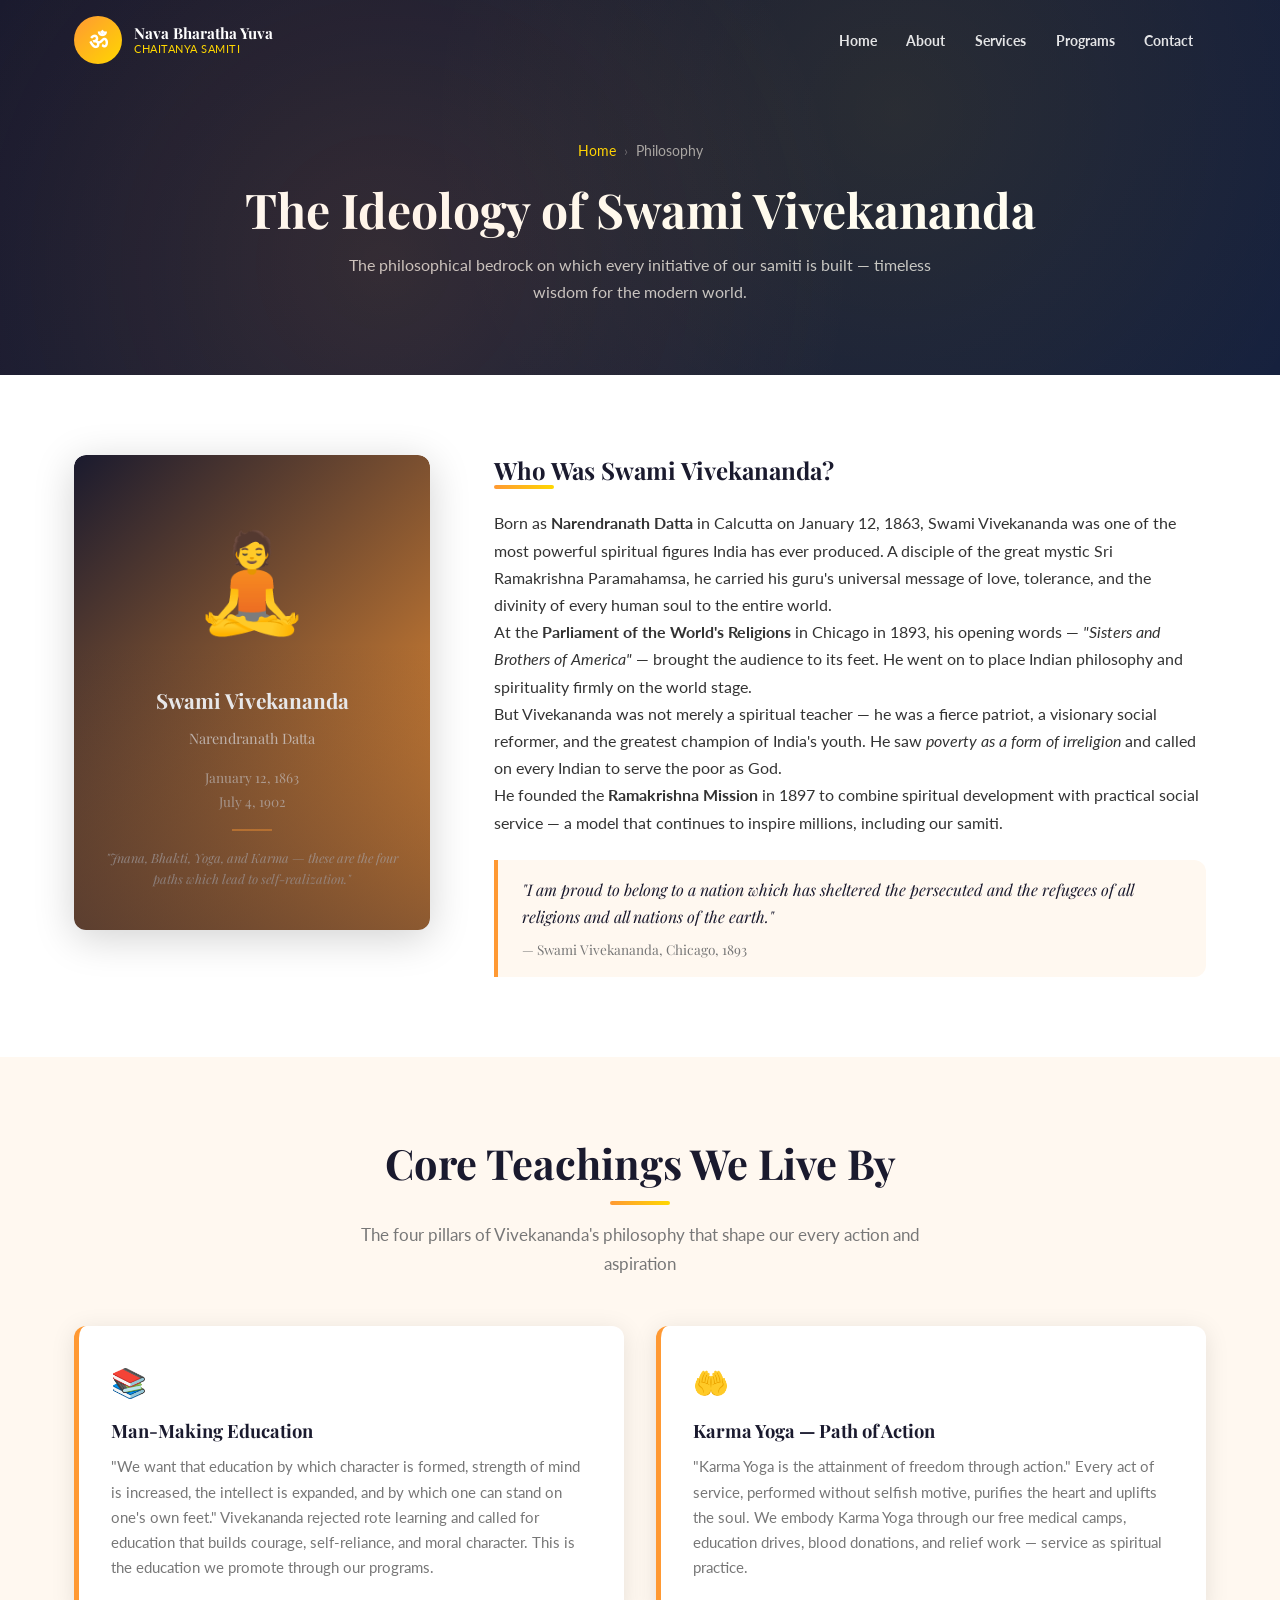
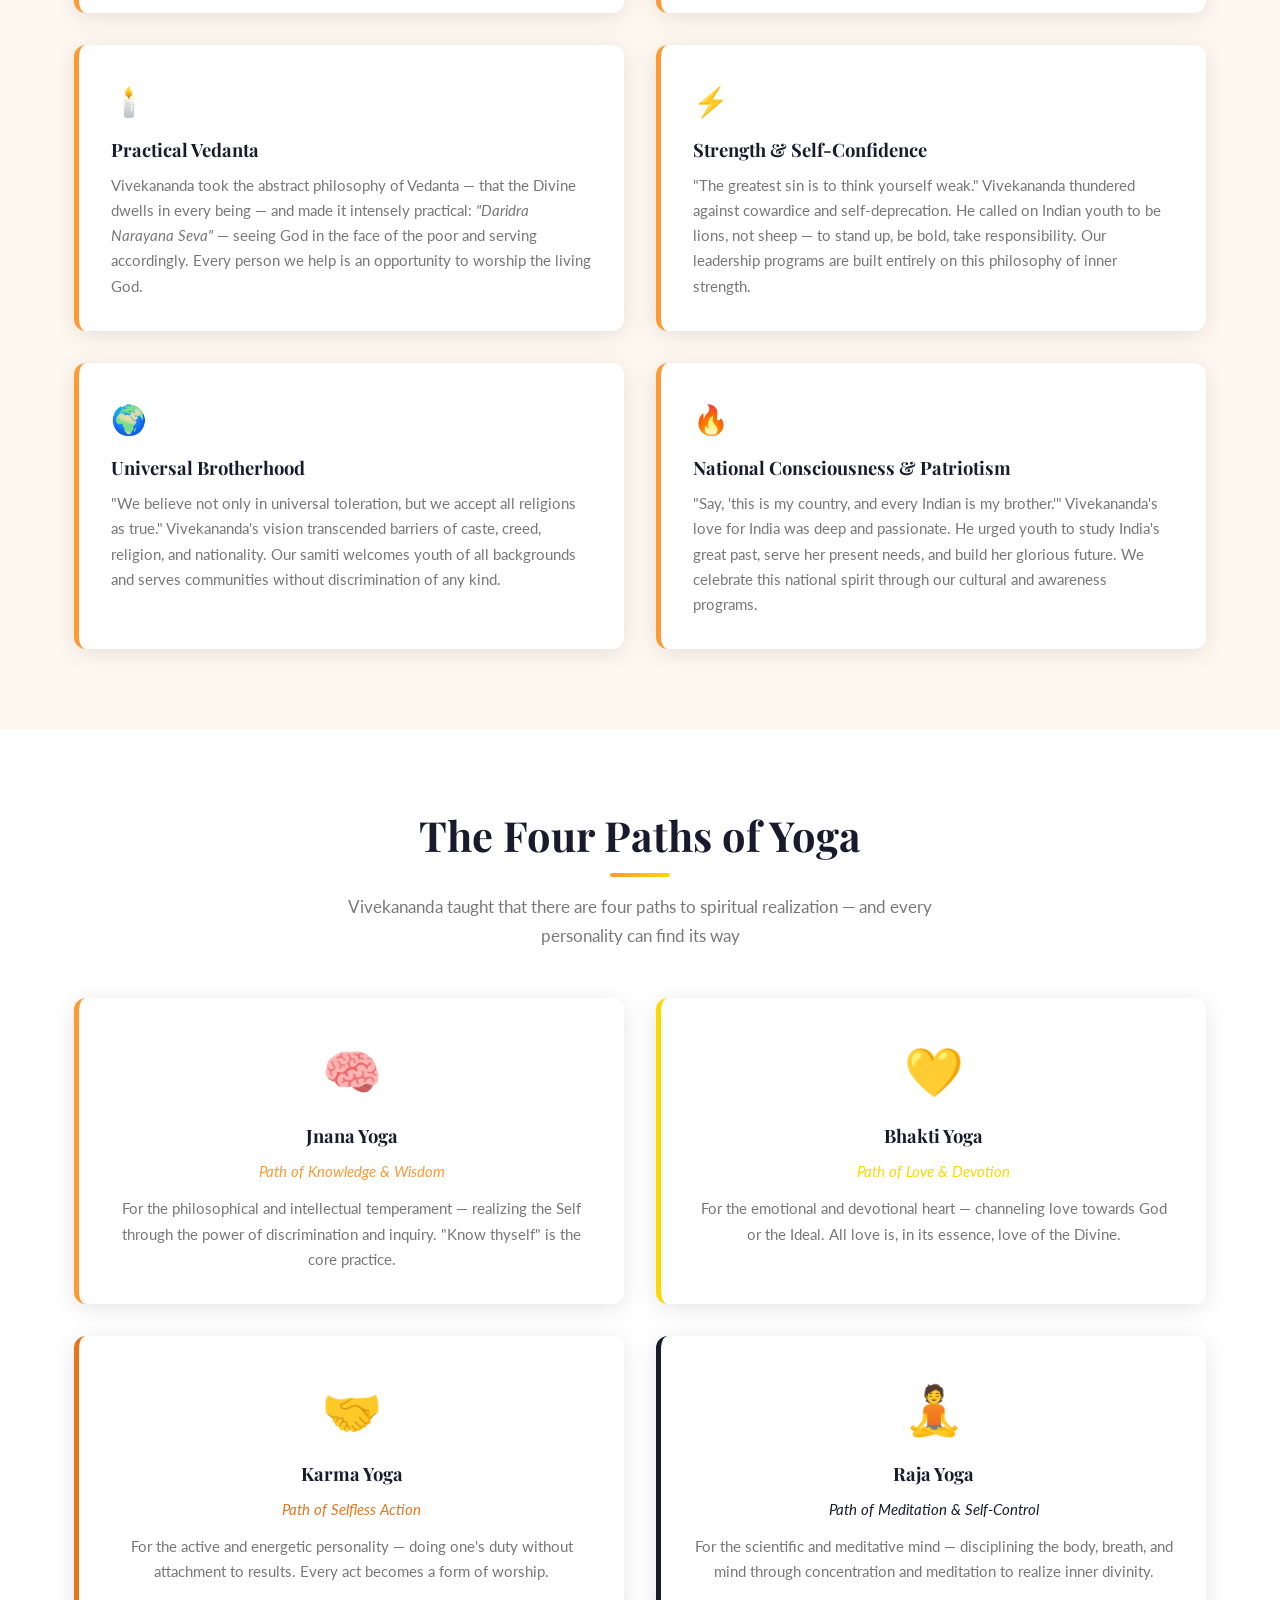
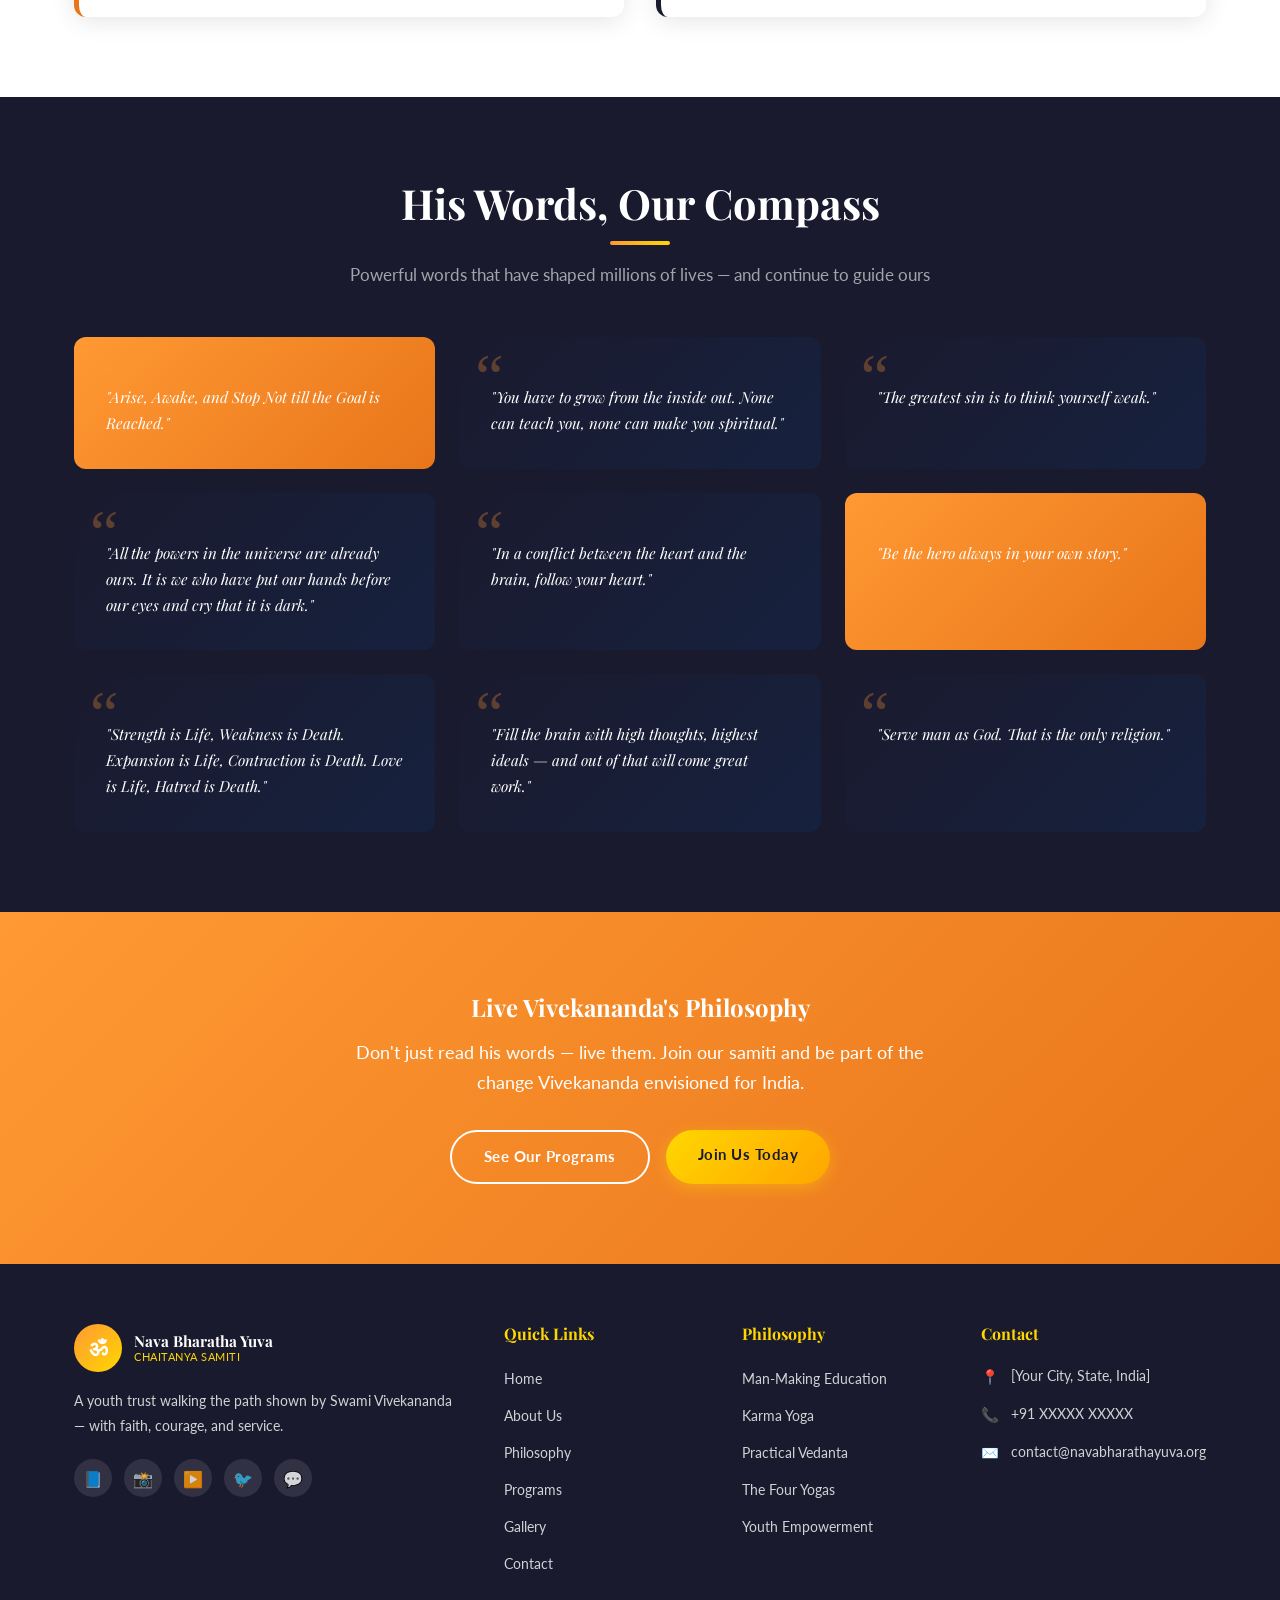
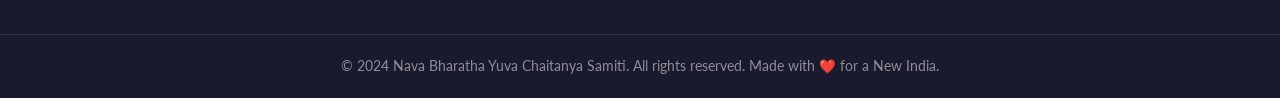
<file: philosophy.html>
<!DOCTYPE html>
<html lang="en">
<head>
  <meta charset="UTF-8" />
  <meta name="viewport" content="width=device-width, initial-scale=1.0" />
  <title>Philosophy — Nava Bharatha Yuva Chaitanya Samiti</title>
  <meta name="description" content="Explore Swami Vivekananda's philosophy — Man-Making Education, Karma Yoga, Practical Vedanta, and Youth Empowerment — that guides every action of our samiti." />
  <link rel="stylesheet" href="css/style.css" />
  <link rel="icon" href="data:image/svg+xml,<svg xmlns=%22http://www.w3.org/2000/svg%22 viewBox=%220 0 100 100%22><text y=%22.9em%22 font-size=%2290%22>🪔</text></svg>" />
</head>
<body>

<div id="page-loader">
  <div class="loader-om">🪔</div>
  <div class="loader-text">Nava Bharatha Yuva Chaitanya Samiti</div>
</div>

<!-- ── Navbar ── -->
<nav id="navbar">
  <div class="nav-container">
    <a href="index.html" class="nav-logo">
      <div class="nav-logo-icon">ॐ</div>
      <div class="nav-logo-text">
        <div class="name">Nava Bharatha Yuva</div>
        <div class="tagline">Chaitanya Samiti</div>
      </div>
    </a>
    <ul class="nav-links">
      <li><a href="index.html">Home</a></li>
      <li><a href="about.html">About</a></li>
      <li><a href="services.html">Services</a></li>
      <li><a href="programs.html">Programs</a></li>
      <li><a href="contact.html">Contact</a></li>
    </ul>
    <div class="hamburger" role="button" aria-label="Toggle menu">
      <span></span><span></span><span></span>
    </div>
  </div>
</nav>

<!-- ── Page Hero ── -->
<div class="page-hero">
  <div class="container">
    <div class="breadcrumb">
      <a href="index.html">Home</a>
      <span class="sep">›</span>
      <span>Philosophy</span>
    </div>
    <h1>The Ideology of Swami Vivekananda</h1>
    <p>The philosophical bedrock on which every initiative of our samiti is built — timeless wisdom for the modern world.</p>
  </div>
</div>

<!-- ── Intro ── -->
<section>
  <div class="container">
    <div class="philosophy-intro">
      <div class="sw-portrait reveal">
        <div style="background:linear-gradient(135deg,#1A1A2E,#FF9933);aspect-ratio:3/4;border-radius:12px;display:flex;align-items:center;justify-content:center;flex-direction:column;color:#fff;font-family:'Playfair Display',serif;text-align:center;padding:2rem;">
          <div style="font-size:6rem;margin-bottom:1.5rem;">🧘</div>
          <div style="font-size:1.3rem;font-weight:700;">Swami Vivekananda</div>
          <div style="font-size:0.9rem;opacity:0.7;margin-top:0.5rem;">Narendranath Datta</div>
          <div style="font-size:0.85rem;opacity:0.6;margin-top:1rem;">January 12, 1863</div>
          <div style="font-size:0.85rem;opacity:0.6;">July 4, 1902</div>
          <div style="width:40px;height:2px;background:#FF9933;margin:1rem auto;"></div>
          <div style="font-size:0.8rem;opacity:0.6;font-style:italic;">"Jnana, Bhakti, Yoga, and Karma — these are the four paths which lead to self-realization."</div>
        </div>
      </div>
      <div class="reveal">
        <h2>Who Was Swami Vivekananda?</h2>
        <span class="section-divider" style="margin:0 0 1.25rem;"></span>
        <p>
          Born as <strong>Narendranath Datta</strong> in Calcutta on January 12, 1863, Swami Vivekananda was one of the most powerful spiritual figures India has ever produced. A disciple of the great mystic Sri Ramakrishna Paramahamsa, he carried his guru's universal message of love, tolerance, and the divinity of every human soul to the entire world.
        </p>
        <p>
          At the <strong>Parliament of the World's Religions</strong> in Chicago in 1893, his opening words — <em>"Sisters and Brothers of America"</em> — brought the audience to its feet. He went on to place Indian philosophy and spirituality firmly on the world stage.
        </p>
        <p>
          But Vivekananda was not merely a spiritual teacher — he was a fierce patriot, a visionary social reformer, and the greatest champion of India's youth. He saw <em>poverty as a form of irreligion</em> and called on every Indian to serve the poor as God.
        </p>
        <p>
          He founded the <strong>Ramakrishna Mission</strong> in 1897 to combine spiritual development with practical social service — a model that continues to inspire millions, including our samiti.
        </p>
        <blockquote style="border-left:4px solid #FF9933;padding:1rem 1.5rem;background:#FFF8F0;border-radius:0 12px 12px 0;margin-top:1.5rem;font-family:'Playfair Display',serif;font-style:italic;color:#1A1A2E;">
          "I am proud to belong to a nation which has sheltered the persecuted and the refugees of all religions and all nations of the earth."
          <cite style="display:block;font-style:normal;font-size:0.85rem;color:#777;margin-top:0.5rem;">— Swami Vivekananda, Chicago, 1893</cite>
        </blockquote>
      </div>
    </div>
  </div>
</section>

<!-- ── Core Teachings ── -->
<section class="section-light">
  <div class="container">
    <h2 class="section-title reveal">Core Teachings We Live By</h2>
    <span class="section-divider reveal"></span>
    <p class="section-subtitle reveal">The four pillars of Vivekananda's philosophy that shape our every action and aspiration</p>

    <div class="teachings-grid">
      <div class="teaching-card reveal">
        <span class="teaching-icon">📚</span>
        <h3>Man-Making Education</h3>
        <p>
          "We want that education by which character is formed, strength of mind is increased, the intellect is expanded, and by which one can stand on one's own feet." Vivekananda rejected rote learning and called for education that builds courage, self-reliance, and moral character. This is the education we promote through our programs.
        </p>
      </div>
      <div class="teaching-card reveal">
        <span class="teaching-icon">🤲</span>
        <h3>Karma Yoga — Path of Action</h3>
        <p>
          "Karma Yoga is the attainment of freedom through action." Every act of service, performed without selfish motive, purifies the heart and uplifts the soul. We embody Karma Yoga through our free medical camps, education drives, blood donations, and relief work — service as spiritual practice.
        </p>
      </div>
      <div class="teaching-card reveal">
        <span class="teaching-icon">🕯️</span>
        <h3>Practical Vedanta</h3>
        <p>
          Vivekananda took the abstract philosophy of Vedanta — that the Divine dwells in every being — and made it intensely practical: <em>"Daridra Narayana Seva"</em> — seeing God in the face of the poor and serving accordingly. Every person we help is an opportunity to worship the living God.
        </p>
      </div>
      <div class="teaching-card reveal">
        <span class="teaching-icon">⚡</span>
        <h3>Strength &amp; Self-Confidence</h3>
        <p>
          "The greatest sin is to think yourself weak." Vivekananda thundered against cowardice and self-deprecation. He called on Indian youth to be lions, not sheep — to stand up, be bold, take responsibility. Our leadership programs are built entirely on this philosophy of inner strength.
        </p>
      </div>
      <div class="teaching-card reveal">
        <span class="teaching-icon">🌍</span>
        <h3>Universal Brotherhood</h3>
        <p>
          "We believe not only in universal toleration, but we accept all religions as true." Vivekananda's vision transcended barriers of caste, creed, religion, and nationality. Our samiti welcomes youth of all backgrounds and serves communities without discrimination of any kind.
        </p>
      </div>
      <div class="teaching-card reveal">
        <span class="teaching-icon">🔥</span>
        <h3>National Consciousness &amp; Patriotism</h3>
        <p>
          "Say, 'this is my country, and every Indian is my brother.'" Vivekananda's love for India was deep and passionate. He urged youth to study India's great past, serve her present needs, and build her glorious future. We celebrate this national spirit through our cultural and awareness programs.
        </p>
      </div>
    </div>
  </div>
</section>

<!-- ── The Four Yogas ── -->
<section>
  <div class="container">
    <h2 class="section-title reveal">The Four Paths of Yoga</h2>
    <span class="section-divider reveal"></span>
    <p class="section-subtitle reveal">Vivekananda taught that there are four paths to spiritual realization — and every personality can find its way</p>

    <div style="display:grid;grid-template-columns:repeat(2,1fr);gap:2rem;margin-top:2rem;" class="teachings-grid">
      <div class="teaching-card reveal" style="border-left-color:#FF9933;text-align:center;">
        <span class="teaching-icon" style="font-size:3rem;">🧠</span>
        <h3>Jnana Yoga</h3>
        <p style="font-style:italic;color:#FF9933;margin-bottom:0.75rem;">Path of Knowledge &amp; Wisdom</p>
        <p>For the philosophical and intellectual temperament — realizing the Self through the power of discrimination and inquiry. "Know thyself" is the core practice.</p>
      </div>
      <div class="teaching-card reveal" style="border-left-color:#FFD700;text-align:center;">
        <span class="teaching-icon" style="font-size:3rem;">💛</span>
        <h3>Bhakti Yoga</h3>
        <p style="font-style:italic;color:#FFD700;margin-bottom:0.75rem;">Path of Love &amp; Devotion</p>
        <p>For the emotional and devotional heart — channeling love towards God or the Ideal. All love is, in its essence, love of the Divine.</p>
      </div>
      <div class="teaching-card reveal" style="border-left-color:#E8751A;text-align:center;">
        <span class="teaching-icon" style="font-size:3rem;">🤝</span>
        <h3>Karma Yoga</h3>
        <p style="font-style:italic;color:#E8751A;margin-bottom:0.75rem;">Path of Selfless Action</p>
        <p>For the active and energetic personality — doing one's duty without attachment to results. Every act becomes a form of worship.</p>
      </div>
      <div class="teaching-card reveal" style="border-left-color:#1A1A2E;text-align:center;">
        <span class="teaching-icon" style="font-size:3rem;">🧘</span>
        <h3>Raja Yoga</h3>
        <p style="font-style:italic;color:#1A1A2E;margin-bottom:0.75rem;">Path of Meditation &amp; Self-Control</p>
        <p>For the scientific and meditative mind — disciplining the body, breath, and mind through concentration and meditation to realize inner divinity.</p>
      </div>
    </div>
  </div>
</section>

<!-- ── Quotes Mosaic ── -->
<section class="section-dark">
  <div class="container">
    <h2 class="section-title reveal">His Words, Our Compass</h2>
    <span class="section-divider reveal"></span>
    <p class="section-subtitle reveal" style="color:rgba(255,255,255,0.6);">Powerful words that have shaped millions of lives — and continue to guide ours</p>
    <div class="quotes-mosaic">
      <div class="q-card reveal highlight">
        <p>"Arise, Awake, and Stop Not till the Goal is Reached."</p>
      </div>
      <div class="q-card reveal">
        <p>"You have to grow from the inside out. None can teach you, none can make you spiritual."</p>
      </div>
      <div class="q-card reveal">
        <p>"The greatest sin is to think yourself weak."</p>
      </div>
      <div class="q-card reveal">
        <p>"All the powers in the universe are already ours. It is we who have put our hands before our eyes and cry that it is dark."</p>
      </div>
      <div class="q-card reveal">
        <p>"In a conflict between the heart and the brain, follow your heart."</p>
      </div>
      <div class="q-card reveal highlight">
        <p>"Be the hero always in your own story."</p>
      </div>
      <div class="q-card reveal">
        <p>"Strength is Life, Weakness is Death. Expansion is Life, Contraction is Death. Love is Life, Hatred is Death."</p>
      </div>
      <div class="q-card reveal">
        <p>"Fill the brain with high thoughts, highest ideals — and out of that will come great work."</p>
      </div>
      <div class="q-card reveal">
        <p>"Serve man as God. That is the only religion."</p>
      </div>
    </div>
  </div>
</section>

<!-- ── CTA ── -->
<section class="cta-section">
  <div class="container">
    <h2 class="reveal">Live Vivekananda's Philosophy</h2>
    <p class="reveal">Don't just read his words — live them. Join our samiti and be part of the change Vivekananda envisioned for India.</p>
    <div class="cta-buttons reveal">
      <a href="programs.html" class="btn btn-outline">See Our Programs</a>
      <a href="contact.html" class="btn btn-gold">Join Us Today</a>
    </div>
  </div>
</section>

<!-- ── Footer ── -->
<footer>
  <div class="container">
    <div class="footer-grid">
      <div class="footer-brand">
        <div class="nav-logo" style="margin-bottom:1rem;">
          <div class="nav-logo-icon" style="background:linear-gradient(135deg,#FF9933,#FFD700);">ॐ</div>
          <div class="nav-logo-text">
            <div class="name">Nava Bharatha Yuva</div>
            <div class="tagline">Chaitanya Samiti</div>
          </div>
        </div>
        <p>A youth trust walking the path shown by Swami Vivekananda — with faith, courage, and service.</p>
        <div class="social-links">
          <a href="#" class="social-link">📘</a>
          <a href="#" class="social-link">📸</a>
          <a href="#" class="social-link">▶️</a>
          <a href="#" class="social-link">🐦</a>
          <a href="#" class="social-link">💬</a>
        </div>
      </div>
      <div class="footer-col">
        <h4>Quick Links</h4>
        <ul>
          <li><a href="index.html">Home</a></li>
          <li><a href="about.html">About Us</a></li>
          <li><a href="philosophy.html">Philosophy</a></li>
          <li><a href="programs.html">Programs</a></li>
          <li><a href="gallery.html">Gallery</a></li>
          <li><a href="contact.html">Contact</a></li>
        </ul>
      </div>
      <div class="footer-col">
        <h4>Philosophy</h4>
        <ul>
          <li><a href="#">Man-Making Education</a></li>
          <li><a href="#">Karma Yoga</a></li>
          <li><a href="#">Practical Vedanta</a></li>
          <li><a href="#">The Four Yogas</a></li>
          <li><a href="#">Youth Empowerment</a></li>
        </ul>
      </div>
      <div class="footer-col">
        <h4>Contact</h4>
        <div class="footer-contact-item">
          <span class="icon">📍</span>
          <span>[Your City, State, India]</span>
        </div>
        <div class="footer-contact-item">
          <span class="icon">📞</span>
          <span>+91 XXXXX XXXXX</span>
        </div>
        <div class="footer-contact-item">
          <span class="icon">✉️</span>
          <span>contact@navabharathayuva.org</span>
        </div>
      </div>
    </div>
  </div>
  <div class="footer-bottom">
    <div class="container">
      <p>© 2024 Nava Bharatha Yuva Chaitanya Samiti. All rights reserved. Made with <span>❤️</span> for a New India.</p>
    </div>
  </div>
</footer>

<script src="js/main.js"></script>
</body>
</html>
</file>
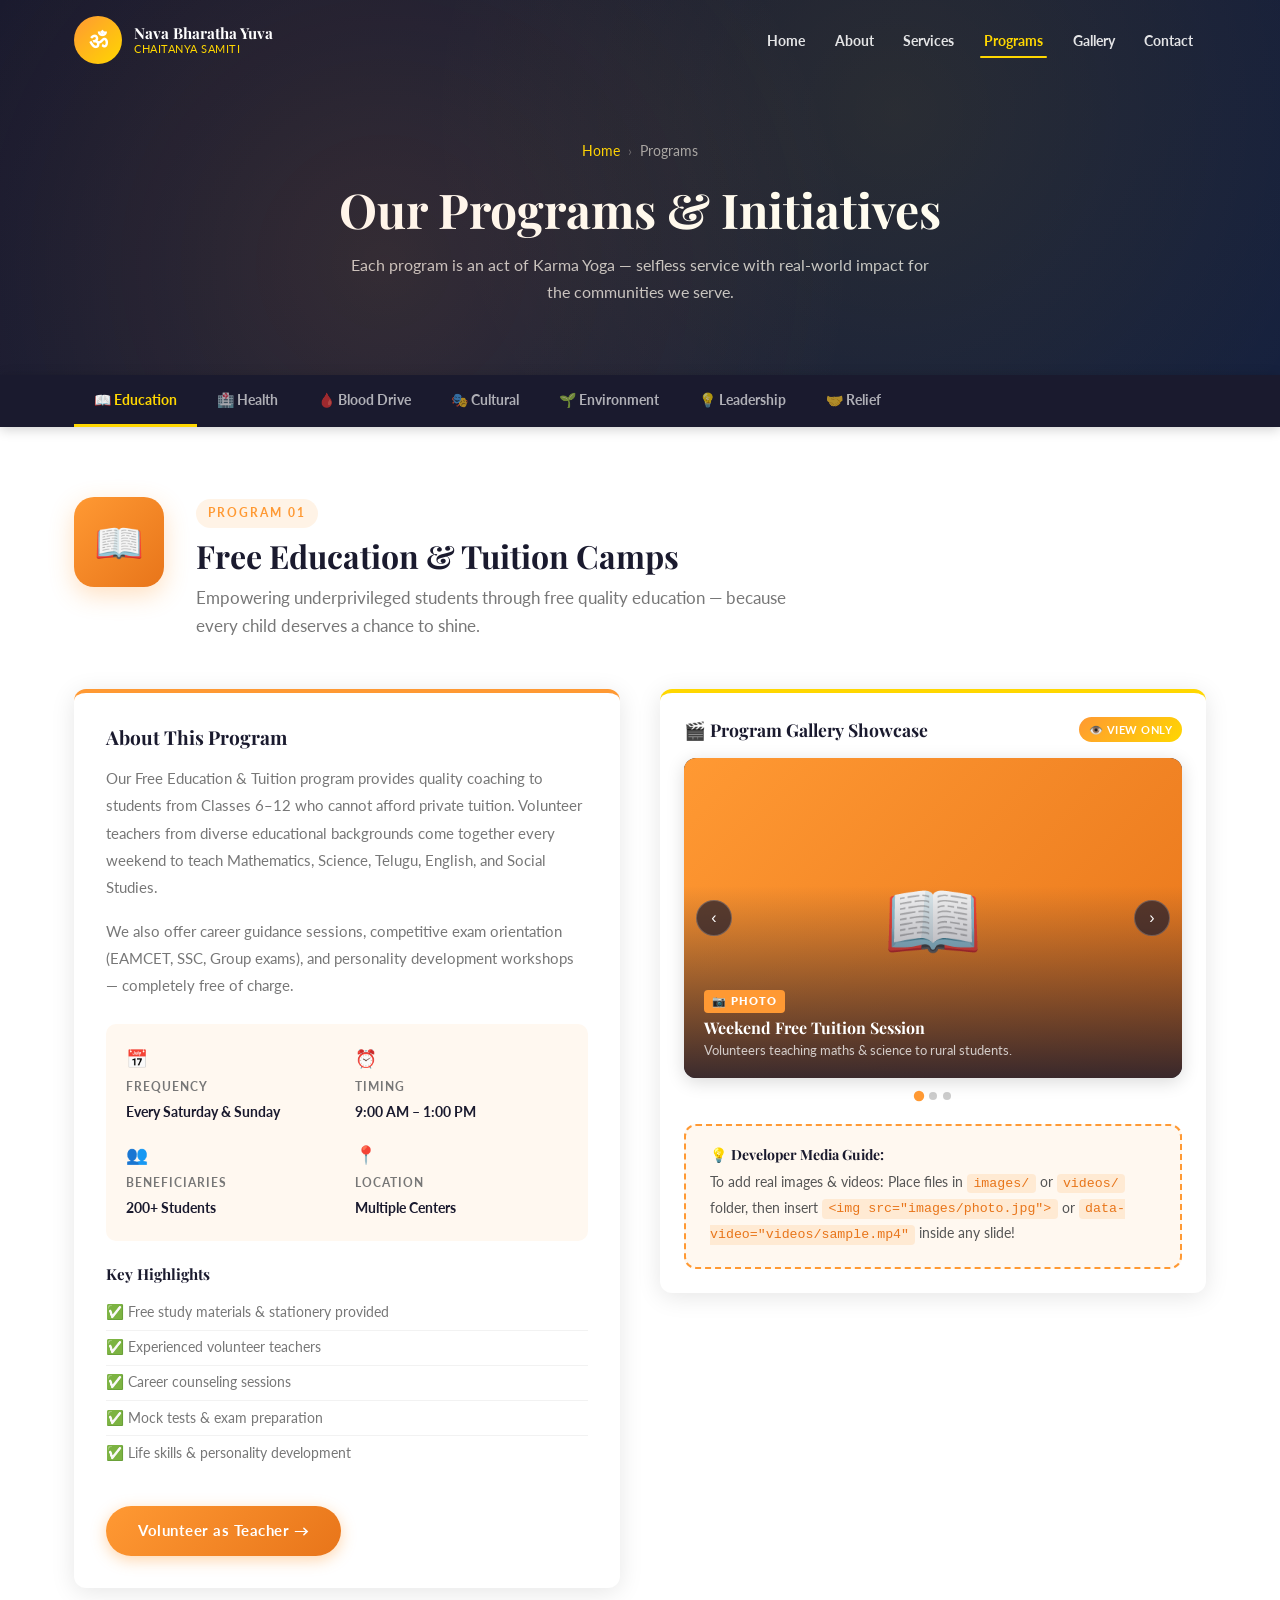
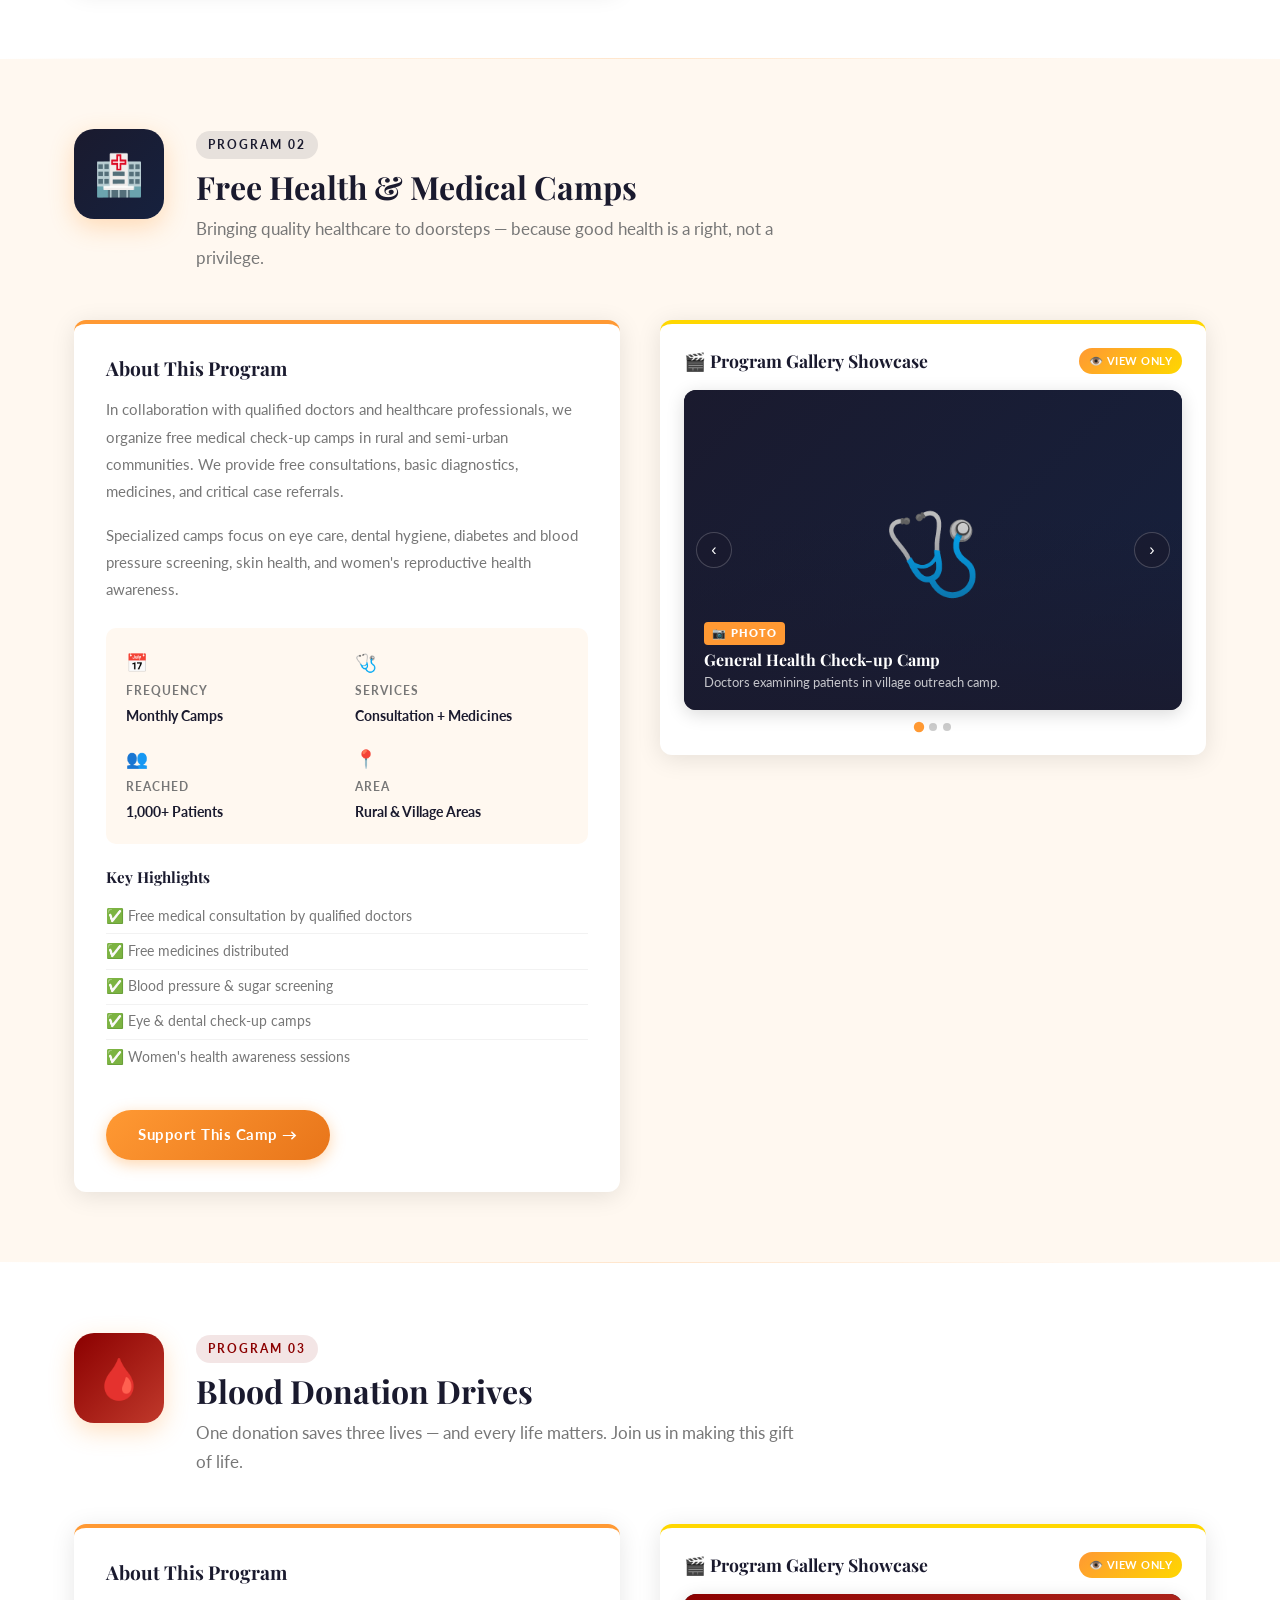
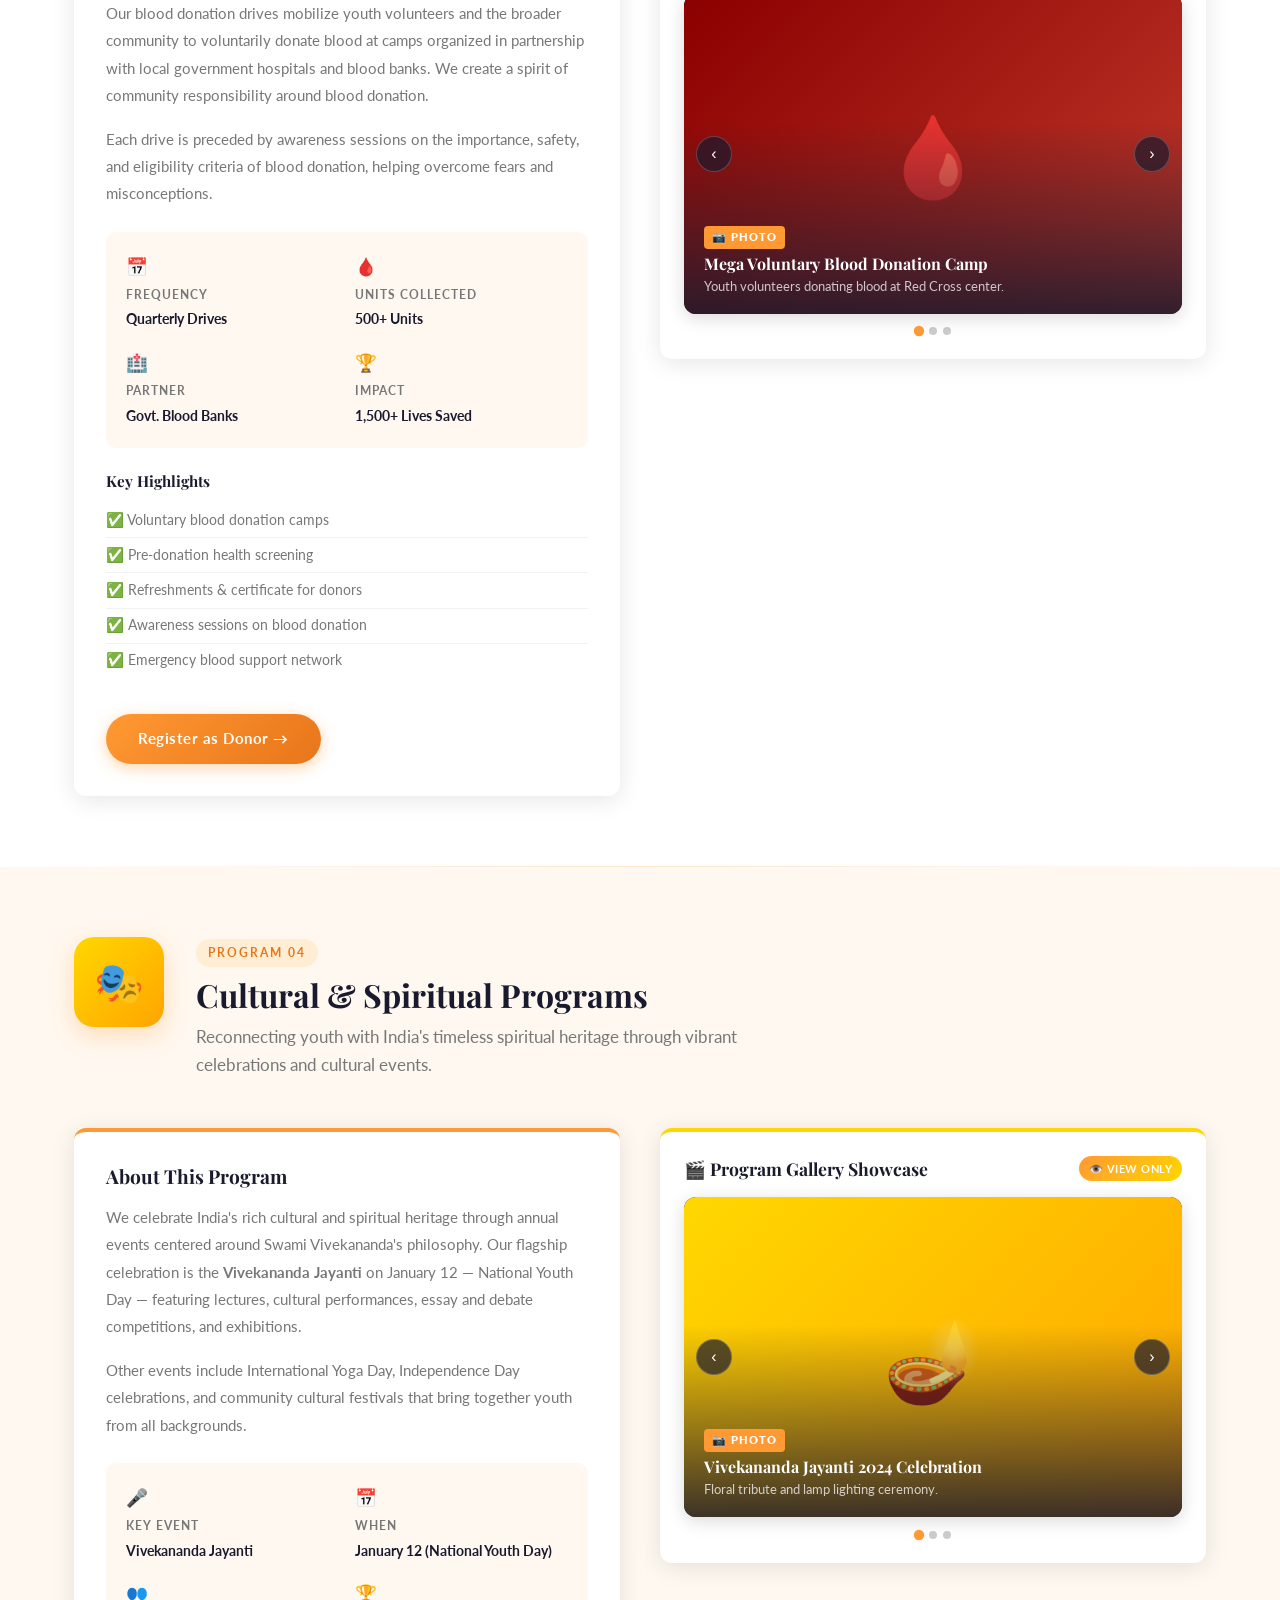
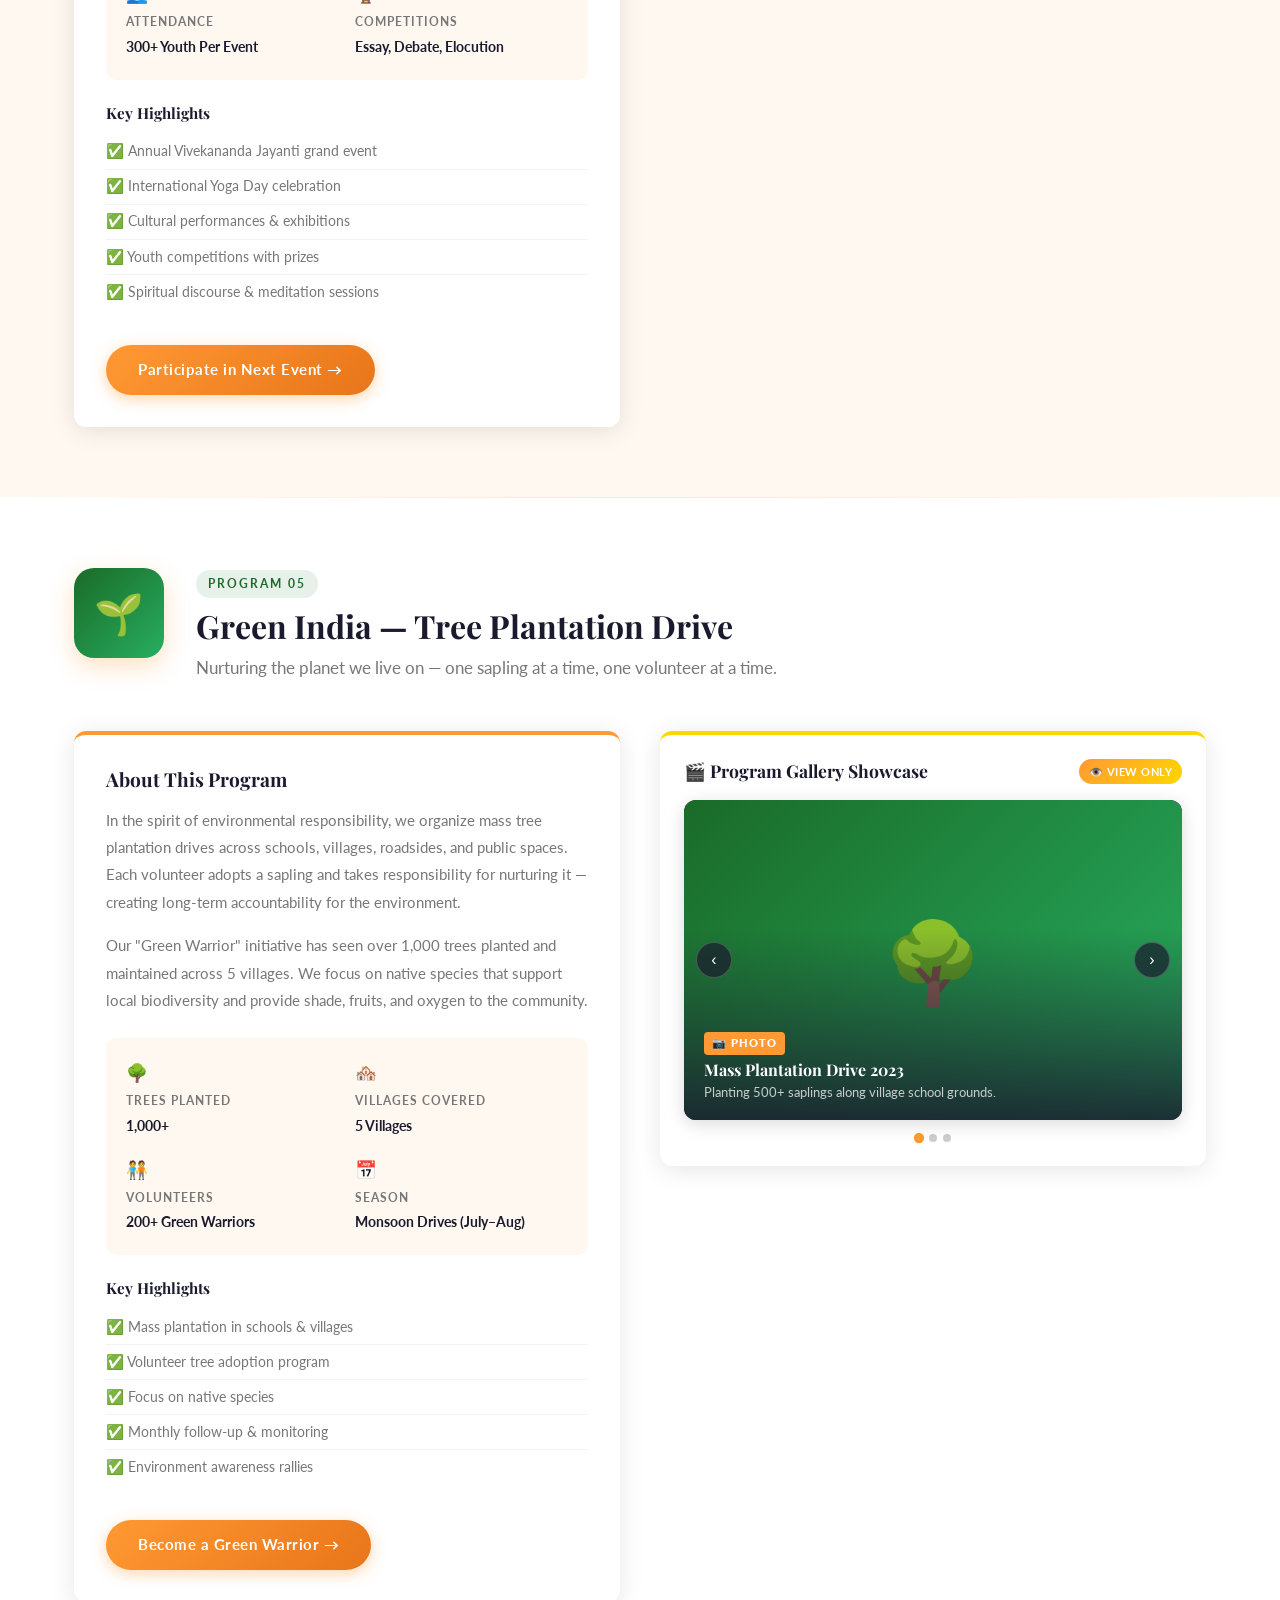
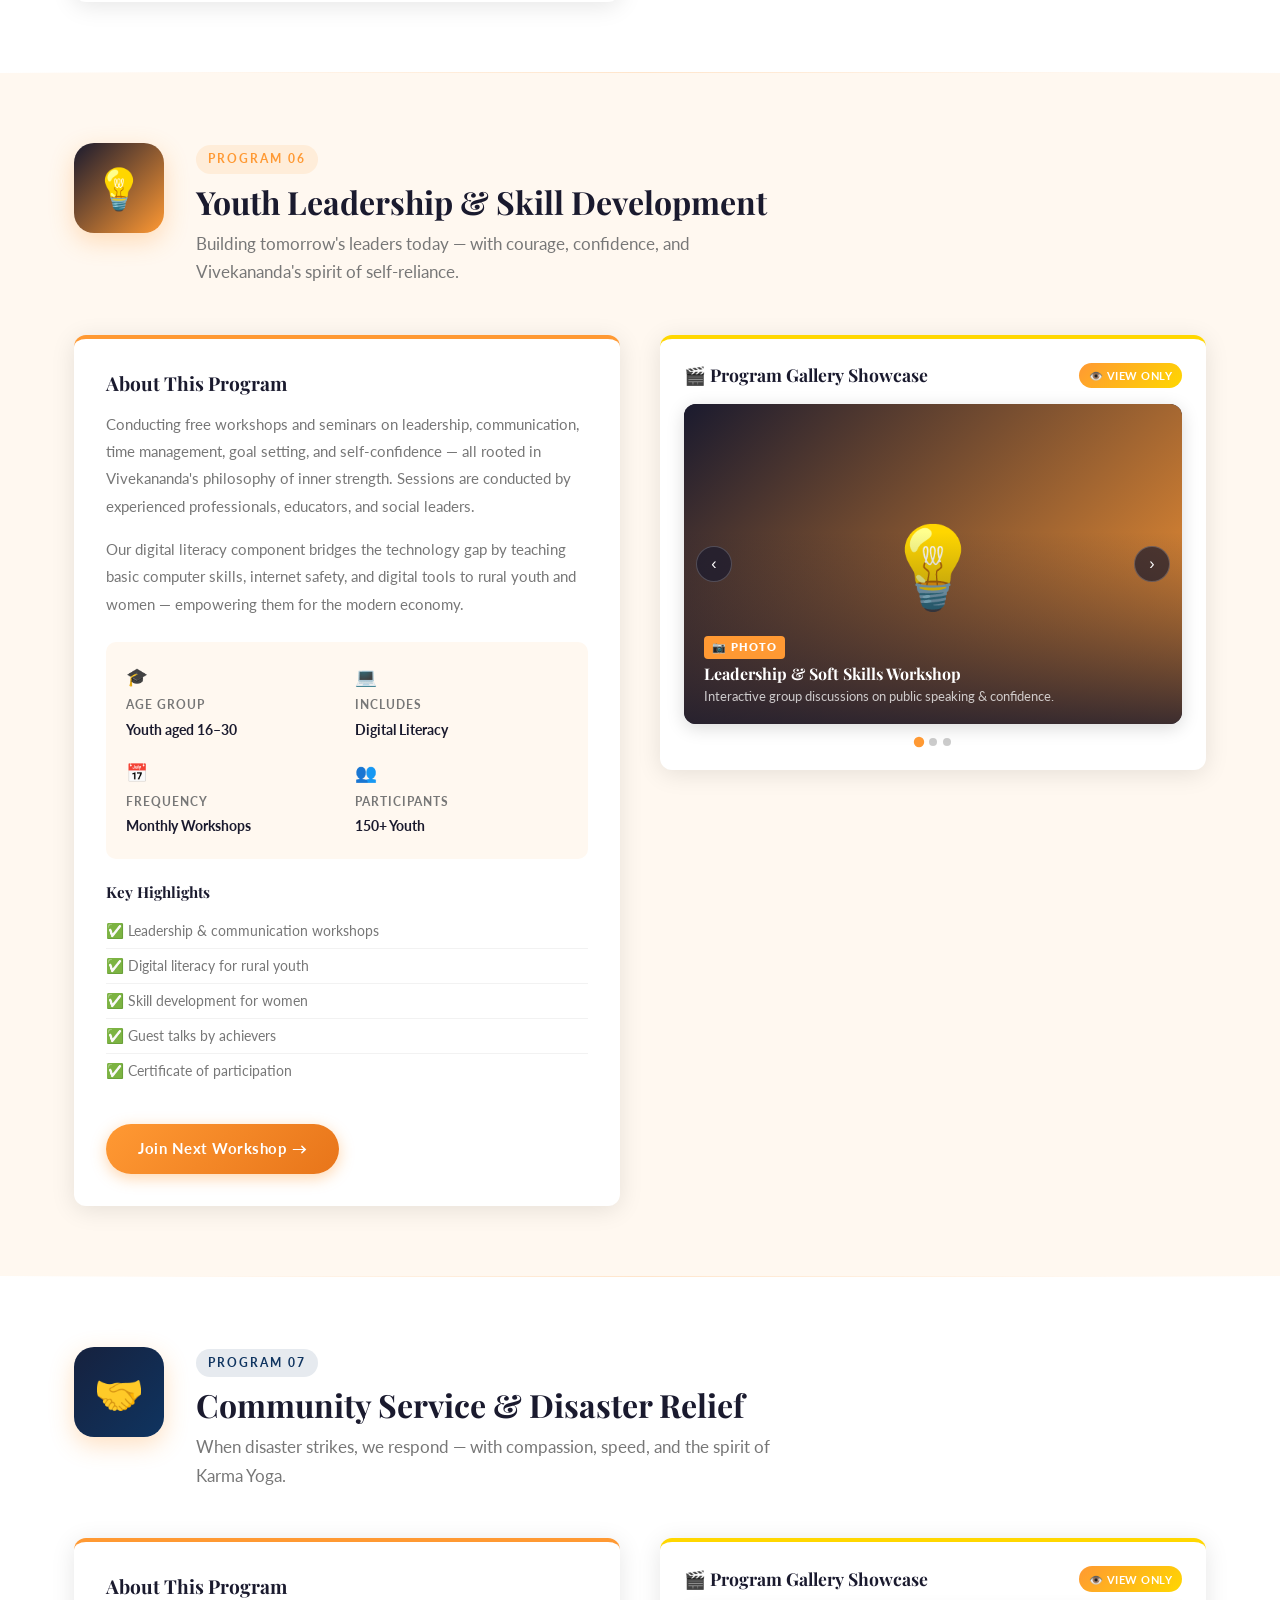
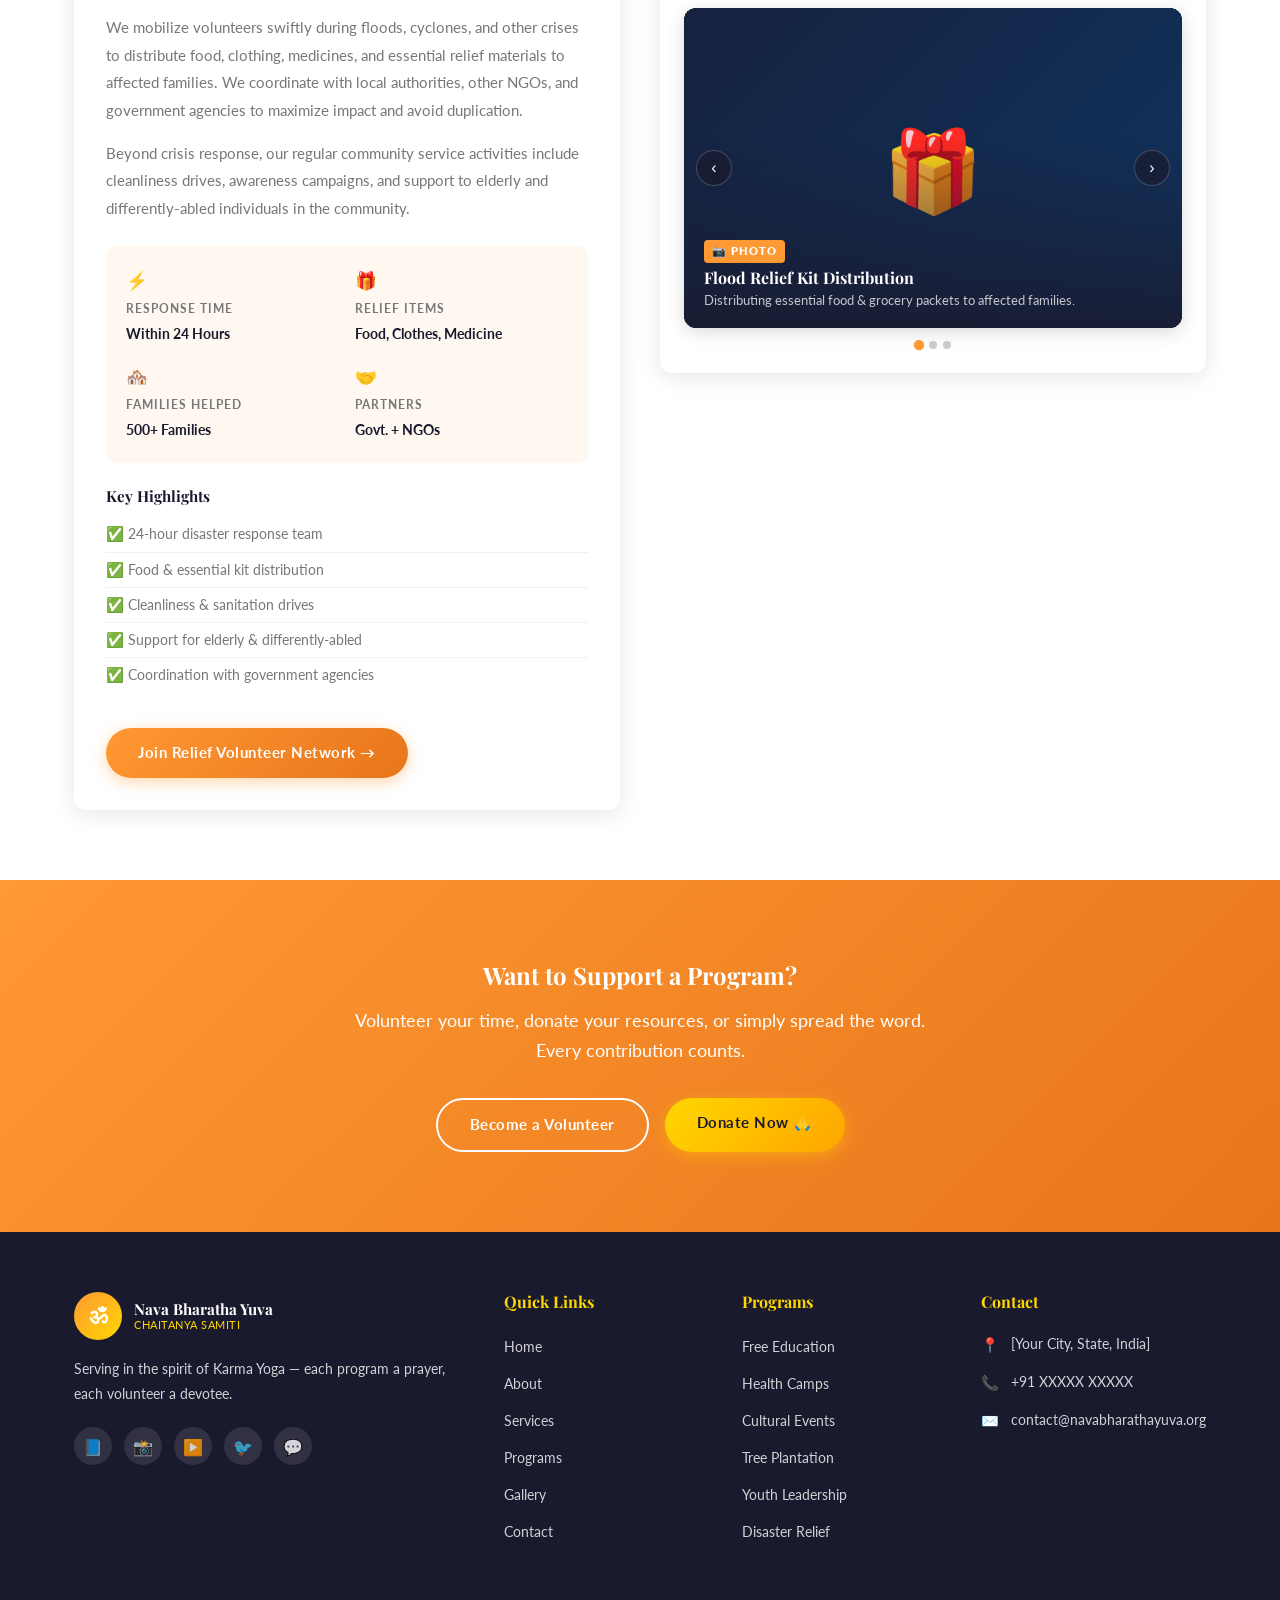
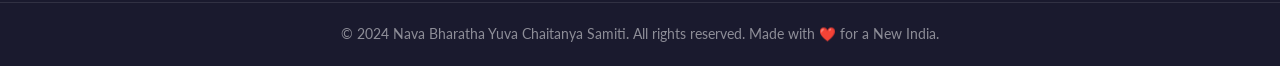
<file: programs.html>
<!DOCTYPE html>
<html lang="en">
<head>
  <meta charset="UTF-8" />
  <meta name="viewport" content="width=device-width, initial-scale=1.0" />
  <title>Programs — Nava Bharatha Yuva Chaitanya Samiti</title>
  <meta name="description" content="Explore programs of Nava Bharatha Yuva Chaitanya Samiti — education, health, cultural events, youth leadership and community service." />
  <link rel="stylesheet" href="css/style.css" />
  <link rel="stylesheet" href="css/programs.css" />
  <link rel="icon" href="data:image/svg+xml,<svg xmlns=%22http://www.w3.org/2000/svg%22 viewBox=%220 0 100 100%22><text y=%22.9em%22 font-size=%2290%22>🪔</text></svg>" />
</head>
<body>

<div id="page-loader">
  <div class="loader-om">🪔</div>
  <div class="loader-text">Nava Bharatha Yuva Chaitanya Samiti</div>
</div>

<!-- ── Navbar ── -->
<nav id="navbar">
  <div class="nav-container">
    <a href="index.html" class="nav-logo">
      <div class="nav-logo-icon">ॐ</div>
      <div class="nav-logo-text">
        <div class="name">Nava Bharatha Yuva</div>
        <div class="tagline">Chaitanya Samiti</div>
      </div>
    </a>
    <ul class="nav-links">
      <li><a href="index.html">Home</a></li>
      <li><a href="about.html">About</a></li>
      <li><a href="services.html">Services</a></li>
      <li><a href="programs.html" class="active">Programs</a></li>
      <li><a href="gallery.html">Gallery</a></li>
      <li><a href="contact.html">Contact</a></li>
    </ul>
    <div class="hamburger" role="button" aria-label="Toggle menu">
      <span></span><span></span><span></span>
    </div>
  </div>
</nav>

<!-- ── Page Hero ── -->
<div class="page-hero">
  <div class="container">
    <div class="breadcrumb">
      <a href="index.html">Home</a>
      <span class="sep">›</span>
      <span>Programs</span>
    </div>
    <h1>Our Programs &amp; Initiatives</h1>
    <p>Each program is an act of Karma Yoga — selfless service with real-world impact for the communities we serve.</p>
  </div>
</div>

<!-- ── Programs Tab Navigation ── -->
<div class="prog-tabs-bar">
  <div class="container">
    <div class="prog-tabs">
      <button class="prog-tab active" data-target="prog-education">📖 Education</button>
      <button class="prog-tab" data-target="prog-health">🏥 Health</button>
      <button class="prog-tab" data-target="prog-blood">🩸 Blood Drive</button>
      <button class="prog-tab" data-target="prog-cultural">🎭 Cultural</button>
      <button class="prog-tab" data-target="prog-environment">🌱 Environment</button>
      <button class="prog-tab" data-target="prog-leadership">💡 Leadership</button>
      <button class="prog-tab" data-target="prog-relief">🤝 Relief</button>
    </div>
  </div>
</div>

<!-- ═══════════════════════════════════════════
     PROGRAM 1 — FREE EDUCATION
════════════════════════════════════════════ -->
<section class="prog-section" id="prog-education">
  <div class="container">
    <div class="prog-header reveal">
      <div class="prog-icon-big">📖</div>
      <div>
        <div class="prog-tag-label">Program 01</div>
        <h2>Free Education &amp; Tuition Camps</h2>
        <p class="prog-lead">Empowering underprivileged students through free quality education — because every child deserves a chance to shine.</p>
      </div>
    </div>

    <!-- Content Grid -->
    <div class="prog-content-grid">
      <!-- Left: Info -->
      <div class="prog-info reveal">
        <div class="prog-info-card">
          <h3>About This Program</h3>
          <p>Our Free Education &amp; Tuition program provides quality coaching to students from Classes 6–12 who cannot afford private tuition. Volunteer teachers from diverse educational backgrounds come together every weekend to teach Mathematics, Science, Telugu, English, and Social Studies.</p>
          <p>We also offer career guidance sessions, competitive exam orientation (EAMCET, SSC, Group exams), and personality development workshops — completely free of charge.</p>

          <div class="prog-meta-grid">
            <div class="prog-meta-item">
              <span class="meta-icon">📅</span>
              <span class="meta-label">Frequency</span>
              <span class="meta-value">Every Saturday &amp; Sunday</span>
            </div>
            <div class="prog-meta-item">
              <span class="meta-icon">⏰</span>
              <span class="meta-label">Timing</span>
              <span class="meta-value">9:00 AM – 1:00 PM</span>
            </div>
            <div class="prog-meta-item">
              <span class="meta-icon">👥</span>
              <span class="meta-label">Beneficiaries</span>
              <span class="meta-value">200+ Students</span>
            </div>
            <div class="prog-meta-item">
              <span class="meta-icon">📍</span>
              <span class="meta-label">Location</span>
              <span class="meta-value">Multiple Centers</span>
            </div>
          </div>

          <div class="prog-highlights">
            <h4>Key Highlights</h4>
            <ul>
              <li>✅ Free study materials &amp; stationery provided</li>
              <li>✅ Experienced volunteer teachers</li>
              <li>✅ Career counseling sessions</li>
              <li>✅ Mock tests &amp; exam preparation</li>
              <li>✅ Life skills &amp; personality development</li>
            </ul>
          </div>

          <a href="contact.html" class="btn btn-primary" style="margin-top:1rem;">Volunteer as Teacher →</a>
        </div>
      </div>

      <!-- Right: Moving Media Carousel (View Only) -->
      <div class="prog-photos reveal">
        <div class="prog-media-card">
          <div class="prog-media-header">
            <h3>🎬 Program Gallery Showcase</h3>
            <span class="view-tag">👁️ View Only</span>
          </div>

          <div class="prog-slider-container" data-program="education">
            <div class="prog-slider-track">
              <!-- Slide 1: Photo -->
              <div class="prog-slide-item" data-type="photo">
                <div class="prog-slide-media" style="background:linear-gradient(135deg,#FF9933,#E8751A);">📖</div>
                <div class="prog-slide-overlay"></div>
                <div class="prog-slide-caption">
                  <span class="media-type-badge">📷 PHOTO</span>
                  <h4>Weekend Free Tuition Session</h4>
                  <p>Volunteers teaching maths & science to rural students.</p>
                </div>
              </div>

              <!-- Slide 2: Video -->
              <div class="prog-slide-item" data-type="video" data-video="videos/education-demo.mp4">
                <div class="prog-slide-media" style="background:linear-gradient(135deg,#2c3e50,#FF9933);">🎓</div>
                <div class="video-play-btn">▶</div>
                <div class="prog-slide-overlay"></div>
                <div class="prog-slide-caption">
                  <span class="media-type-badge video">🎥 VIDEO CLIP</span>
                  <h4>Career Guidance & Motivation Seminar</h4>
                  <p>Click to watch key highlights of guest lectures.</p>
                </div>
              </div>

              <!-- Slide 3: Photo -->
              <div class="prog-slide-item" data-type="photo">
                <div class="prog-slide-media" style="background:linear-gradient(135deg,#1e3a8a,#3b82f6);">📚</div>
                <div class="prog-slide-overlay"></div>
                <div class="prog-slide-caption">
                  <span class="media-type-badge">📷 PHOTO</span>
                  <h4>Distribution of Free Notebooks & Books</h4>
                  <p>Distributing essential study material to Class 10 students.</p>
                </div>
              </div>
            </div>

            <!-- Slider Controls -->
            <button class="prog-slider-btn prev" aria-label="Previous slide">‹</button>
            <button class="prog-slider-btn next" aria-label="Next slide">›</button>
          </div>

          <!-- Dot pagination -->
          <div class="prog-slider-dots" id="dots-education"></div>

          <!-- Developer Upload Guide Note -->
          <div class="dev-guide-box">
            <h4>💡 Developer Media Guide:</h4>
            <p>To add real images & videos: Place files in <code>images/</code> or <code>videos/</code> folder, then insert <code>&lt;img src="images/photo.jpg"&gt;</code> or <code>data-video="videos/sample.mp4"</code> inside any slide!</p>
          </div>
        </div>
      </div>
    </div>
  </div>
</section>

<hr class="prog-divider" />

<!-- ═══════════════════════════════════════════
     PROGRAM 2 — HEALTH CAMPS
════════════════════════════════════════════ -->
<section class="prog-section section-light" id="prog-health">
  <div class="container">
    <div class="prog-header reveal">
      <div class="prog-icon-big" style="background:linear-gradient(135deg,#1A1A2E,#16213E);">🏥</div>
      <div>
        <div class="prog-tag-label" style="color:#1A1A2E;background:rgba(26,26,46,0.1);">Program 02</div>
        <h2>Free Health &amp; Medical Camps</h2>
        <p class="prog-lead">Bringing quality healthcare to doorsteps — because good health is a right, not a privilege.</p>
      </div>
    </div>

    <div class="prog-content-grid">
      <div class="prog-info reveal">
        <div class="prog-info-card">
          <h3>About This Program</h3>
          <p>In collaboration with qualified doctors and healthcare professionals, we organize free medical check-up camps in rural and semi-urban communities. We provide free consultations, basic diagnostics, medicines, and critical case referrals.</p>
          <p>Specialized camps focus on eye care, dental hygiene, diabetes and blood pressure screening, skin health, and women's reproductive health awareness.</p>

          <div class="prog-meta-grid">
            <div class="prog-meta-item">
              <span class="meta-icon">📅</span>
              <span class="meta-label">Frequency</span>
              <span class="meta-value">Monthly Camps</span>
            </div>
            <div class="prog-meta-item">
              <span class="meta-icon">🩺</span>
              <span class="meta-label">Services</span>
              <span class="meta-value">Consultation + Medicines</span>
            </div>
            <div class="prog-meta-item">
              <span class="meta-icon">👥</span>
              <span class="meta-label">Reached</span>
              <span class="meta-value">1,000+ Patients</span>
            </div>
            <div class="prog-meta-item">
              <span class="meta-icon">📍</span>
              <span class="meta-label">Area</span>
              <span class="meta-value">Rural &amp; Village Areas</span>
            </div>
          </div>

          <div class="prog-highlights">
            <h4>Key Highlights</h4>
            <ul>
              <li>✅ Free medical consultation by qualified doctors</li>
              <li>✅ Free medicines distributed</li>
              <li>✅ Blood pressure &amp; sugar screening</li>
              <li>✅ Eye &amp; dental check-up camps</li>
              <li>✅ Women's health awareness sessions</li>
            </ul>
          </div>

          <a href="contact.html" class="btn btn-primary" style="margin-top:1rem;">Support This Camp →</a>
        </div>
      </div>

      <!-- Right: Moving Media Carousel (View Only) -->
      <div class="prog-photos reveal">
        <div class="prog-media-card">
          <div class="prog-media-header">
            <h3>🎬 Program Gallery Showcase</h3>
            <span class="view-tag">👁️ View Only</span>
          </div>

          <div class="prog-slider-container" data-program="health">
            <div class="prog-slider-track">
              <!-- Slide 1: Photo -->
              <div class="prog-slide-item" data-type="photo">
                <div class="prog-slide-media" style="background:linear-gradient(135deg,#1A1A2E,#16213E);">🩺</div>
                <div class="prog-slide-overlay"></div>
                <div class="prog-slide-caption">
                  <span class="media-type-badge">📷 PHOTO</span>
                  <h4>General Health Check-up Camp</h4>
                  <p>Doctors examining patients in village outreach camp.</p>
                </div>
              </div>

              <!-- Slide 2: Video -->
              <div class="prog-slide-item" data-type="video" data-video="videos/health-demo.mp4">
                <div class="prog-slide-media" style="background:linear-gradient(135deg,#0d6b46,#16a085);">🦷</div>
                <div class="video-play-btn">▶</div>
                <div class="prog-slide-overlay"></div>
                <div class="prog-slide-caption">
                  <span class="media-type-badge video">🎥 VIDEO CLIP</span>
                  <h4>Dental & Hygiene Awareness Drive</h4>
                  <p>Demonstrating oral hygiene practices to villagers.</p>
                </div>
              </div>

              <!-- Slide 3: Photo -->
              <div class="prog-slide-item" data-type="photo">
                <div class="prog-slide-media" style="background:linear-gradient(135deg,#E8751A,#1A1A2E);">💊</div>
                <div class="prog-slide-overlay"></div>
                <div class="prog-slide-caption">
                  <span class="media-type-badge">📷 PHOTO</span>
                  <h4>Free Medicine Distribution Counter</h4>
                  <p>Distributing prescribed medicines free of charge.</p>
                </div>
              </div>
            </div>

            <!-- Slider Controls -->
            <button class="prog-slider-btn prev" aria-label="Previous slide">‹</button>
            <button class="prog-slider-btn next" aria-label="Next slide">›</button>
          </div>

          <div class="prog-slider-dots" id="dots-health"></div>
        </div>
      </div>
    </div>
  </div>
</section>

<hr class="prog-divider" />

<!-- ═══════════════════════════════════════════
     PROGRAM 3 — BLOOD DONATION
════════════════════════════════════════════ -->
<section class="prog-section" id="prog-blood">
  <div class="container">
    <div class="prog-header reveal">
      <div class="prog-icon-big" style="background:linear-gradient(135deg,#8B0000,#C0392B);">🩸</div>
      <div>
        <div class="prog-tag-label" style="color:#8B0000;background:rgba(139,0,0,0.1);">Program 03</div>
        <h2>Blood Donation Drives</h2>
        <p class="prog-lead">One donation saves three lives — and every life matters. Join us in making this gift of life.</p>
      </div>
    </div>

    <div class="prog-content-grid">
      <div class="prog-info reveal">
        <div class="prog-info-card">
          <h3>About This Program</h3>
          <p>Our blood donation drives mobilize youth volunteers and the broader community to voluntarily donate blood at camps organized in partnership with local government hospitals and blood banks. We create a spirit of community responsibility around blood donation.</p>
          <p>Each drive is preceded by awareness sessions on the importance, safety, and eligibility criteria of blood donation, helping overcome fears and misconceptions.</p>

          <div class="prog-meta-grid">
            <div class="prog-meta-item">
              <span class="meta-icon">📅</span>
              <span class="meta-label">Frequency</span>
              <span class="meta-value">Quarterly Drives</span>
            </div>
            <div class="prog-meta-item">
              <span class="meta-icon">🩸</span>
              <span class="meta-label">Units Collected</span>
              <span class="meta-value">500+ Units</span>
            </div>
            <div class="prog-meta-item">
              <span class="meta-icon">🏥</span>
              <span class="meta-label">Partner</span>
              <span class="meta-value">Govt. Blood Banks</span>
            </div>
            <div class="prog-meta-item">
              <span class="meta-icon">🏆</span>
              <span class="meta-label">Impact</span>
              <span class="meta-value">1,500+ Lives Saved</span>
            </div>
          </div>

          <div class="prog-highlights">
            <h4>Key Highlights</h4>
            <ul>
              <li>✅ Voluntary blood donation camps</li>
              <li>✅ Pre-donation health screening</li>
              <li>✅ Refreshments &amp; certificate for donors</li>
              <li>✅ Awareness sessions on blood donation</li>
              <li>✅ Emergency blood support network</li>
            </ul>
          </div>

          <a href="contact.html" class="btn btn-primary" style="margin-top:1rem;">Register as Donor →</a>
        </div>
      </div>

      <!-- Right: Moving Media Carousel (View Only) -->
      <div class="prog-photos reveal">
        <div class="prog-media-card">
          <div class="prog-media-header">
            <h3>🎬 Program Gallery Showcase</h3>
            <span class="view-tag">👁️ View Only</span>
          </div>

          <div class="prog-slider-container" data-program="blood">
            <div class="prog-slider-track">
              <!-- Slide 1: Photo -->
              <div class="prog-slide-item" data-type="photo">
                <div class="prog-slide-media" style="background:linear-gradient(135deg,#8B0000,#C0392B);">🩸</div>
                <div class="prog-slide-overlay"></div>
                <div class="prog-slide-caption">
                  <span class="media-type-badge">📷 PHOTO</span>
                  <h4>Mega Voluntary Blood Donation Camp</h4>
                  <p>Youth volunteers donating blood at Red Cross center.</p>
                </div>
              </div>

              <!-- Slide 2: Video -->
              <div class="prog-slide-item" data-type="video" data-video="videos/blood-demo.mp4">
                <div class="prog-slide-media" style="background:linear-gradient(135deg,#C0392B,#FF9933);">📽️</div>
                <div class="video-play-btn">▶</div>
                <div class="prog-slide-overlay"></div>
                <div class="prog-slide-caption">
                  <span class="media-type-badge video">🎥 VIDEO CLIP</span>
                  <h4>Donor Testimonials & Awareness Reel</h4>
                  <p>Watch how young donors inspire the community to save lives.</p>
                </div>
              </div>

              <!-- Slide 3: Photo -->
              <div class="prog-slide-item" data-type="photo">
                <div class="prog-slide-media" style="background:linear-gradient(135deg,#1A1A2E,#8B0000);">🎖️</div>
                <div class="prog-slide-overlay"></div>
                <div class="prog-slide-caption">
                  <span class="media-type-badge">📷 PHOTO</span>
                  <h4>Certificate & Medal Honor for Donors</h4>
                  <p>Honoring donors for their noble act of Karma Yoga.</p>
                </div>
              </div>
            </div>

            <!-- Slider Controls -->
            <button class="prog-slider-btn prev" aria-label="Previous slide">‹</button>
            <button class="prog-slider-btn next" aria-label="Next slide">›</button>
          </div>

          <div class="prog-slider-dots" id="dots-blood"></div>
        </div>
      </div>
    </div>
  </div>
</section>

<hr class="prog-divider" />

<!-- ═══════════════════════════════════════════
     PROGRAM 4 — CULTURAL
════════════════════════════════════════════ -->
<section class="prog-section section-light" id="prog-cultural">
  <div class="container">
    <div class="prog-header reveal">
      <div class="prog-icon-big" style="background:linear-gradient(135deg,#FFD700,#FFA500);">🎭</div>
      <div>
        <div class="prog-tag-label" style="color:#E8751A;background:rgba(255,165,0,0.12);">Program 04</div>
        <h2>Cultural &amp; Spiritual Programs</h2>
        <p class="prog-lead">Reconnecting youth with India's timeless spiritual heritage through vibrant celebrations and cultural events.</p>
      </div>
    </div>

    <div class="prog-content-grid">
      <div class="prog-info reveal">
        <div class="prog-info-card">
          <h3>About This Program</h3>
          <p>We celebrate India's rich cultural and spiritual heritage through annual events centered around Swami Vivekananda's philosophy. Our flagship celebration is the <strong>Vivekananda Jayanti</strong> on January 12 — National Youth Day — featuring lectures, cultural performances, essay and debate competitions, and exhibitions.</p>
          <p>Other events include International Yoga Day, Independence Day celebrations, and community cultural festivals that bring together youth from all backgrounds.</p>

          <div class="prog-meta-grid">
            <div class="prog-meta-item">
              <span class="meta-icon">🎤</span>
              <span class="meta-label">Key Event</span>
              <span class="meta-value">Vivekananda Jayanti</span>
            </div>
            <div class="prog-meta-item">
              <span class="meta-icon">📅</span>
              <span class="meta-label">When</span>
              <span class="meta-value">January 12 (National Youth Day)</span>
            </div>
            <div class="prog-meta-item">
              <span class="meta-icon">👥</span>
              <span class="meta-label">Attendance</span>
              <span class="meta-value">300+ Youth Per Event</span>
            </div>
            <div class="prog-meta-item">
              <span class="meta-icon">🏆</span>
              <span class="meta-label">Competitions</span>
              <span class="meta-value">Essay, Debate, Elocution</span>
            </div>
          </div>

          <div class="prog-highlights">
            <h4>Key Highlights</h4>
            <ul>
              <li>✅ Annual Vivekananda Jayanti grand event</li>
              <li>✅ International Yoga Day celebration</li>
              <li>✅ Cultural performances &amp; exhibitions</li>
              <li>✅ Youth competitions with prizes</li>
              <li>✅ Spiritual discourse &amp; meditation sessions</li>
            </ul>
          </div>

          <a href="contact.html" class="btn btn-primary" style="margin-top:1rem;">Participate in Next Event →</a>
        </div>
      </div>

      <!-- Right: Moving Media Carousel (View Only) -->
      <div class="prog-photos reveal">
        <div class="prog-media-card">
          <div class="prog-media-header">
            <h3>🎬 Program Gallery Showcase</h3>
            <span class="view-tag">👁️ View Only</span>
          </div>

          <div class="prog-slider-container" data-program="cultural">
            <div class="prog-slider-track">
              <!-- Slide 1: Photo -->
              <div class="prog-slide-item" data-type="photo">
                <div class="prog-slide-media" style="background:linear-gradient(135deg,#FFD700,#FFA500);">🪔</div>
                <div class="prog-slide-overlay"></div>
                <div class="prog-slide-caption">
                  <span class="media-type-badge">📷 PHOTO</span>
                  <h4>Vivekananda Jayanti 2024 Celebration</h4>
                  <p>Floral tribute and lamp lighting ceremony.</p>
                </div>
              </div>

              <!-- Slide 2: Video -->
              <div class="prog-slide-item" data-type="video" data-video="videos/cultural-demo.mp4">
                <div class="prog-slide-media" style="background:linear-gradient(135deg,#FF9933,#FFD700);">🧘</div>
                <div class="video-play-btn">▶</div>
                <div class="prog-slide-overlay"></div>
                <div class="prog-slide-caption">
                  <span class="media-type-badge video">🎥 VIDEO CLIP</span>
                  <h4>International Yoga Day Performance</h4>
                  <p>Group yoga and meditation session by youth volunteers.</p>
                </div>
              </div>

              <!-- Slide 3: Photo -->
              <div class="prog-slide-item" data-type="photo">
                <div class="prog-slide-media" style="background:linear-gradient(135deg,#6c3483,#a93226);">🎭</div>
                <div class="prog-slide-overlay"></div>
                <div class="prog-slide-caption">
                  <span class="media-type-badge">📷 PHOTO</span>
                  <h4>Youth Cultural Fest Drama</h4>
                  <p>Stage drama showcasing Swami Vivekananda's life lessons.</p>
                </div>
              </div>
            </div>

            <!-- Slider Controls -->
            <button class="prog-slider-btn prev" aria-label="Previous slide">‹</button>
            <button class="prog-slider-btn next" aria-label="Next slide">›</button>
          </div>

          <div class="prog-slider-dots" id="dots-cultural"></div>
        </div>
      </div>
    </div>
  </div>
</section>

<hr class="prog-divider" />

<!-- ═══════════════════════════════════════════
     PROGRAM 5 — ENVIRONMENT
════════════════════════════════════════════ -->
<section class="prog-section" id="prog-environment">
  <div class="container">
    <div class="prog-header reveal">
      <div class="prog-icon-big" style="background:linear-gradient(135deg,#1a6b28,#27ae60);">🌱</div>
      <div>
        <div class="prog-tag-label" style="color:#1a6b28;background:rgba(26,107,40,0.1);">Program 05</div>
        <h2>Green India — Tree Plantation Drive</h2>
        <p class="prog-lead">Nurturing the planet we live on — one sapling at a time, one volunteer at a time.</p>
      </div>
    </div>

    <div class="prog-content-grid">
      <div class="prog-info reveal">
        <div class="prog-info-card">
          <h3>About This Program</h3>
          <p>In the spirit of environmental responsibility, we organize mass tree plantation drives across schools, villages, roadsides, and public spaces. Each volunteer adopts a sapling and takes responsibility for nurturing it — creating long-term accountability for the environment.</p>
          <p>Our "Green Warrior" initiative has seen over 1,000 trees planted and maintained across 5 villages. We focus on native species that support local biodiversity and provide shade, fruits, and oxygen to the community.</p>

          <div class="prog-meta-grid">
            <div class="prog-meta-item">
              <span class="meta-icon">🌳</span>
              <span class="meta-label">Trees Planted</span>
              <span class="meta-value">1,000+</span>
            </div>
            <div class="prog-meta-item">
              <span class="meta-icon">🏘️</span>
              <span class="meta-label">Villages Covered</span>
              <span class="meta-value">5 Villages</span>
            </div>
            <div class="prog-meta-item">
              <span class="meta-icon">🧑‍🤝‍🧑</span>
              <span class="meta-label">Volunteers</span>
              <span class="meta-value">200+ Green Warriors</span>
            </div>
            <div class="prog-meta-item">
              <span class="meta-icon">📅</span>
              <span class="meta-label">Season</span>
              <span class="meta-value">Monsoon Drives (July–Aug)</span>
            </div>
          </div>

          <div class="prog-highlights">
            <h4>Key Highlights</h4>
            <ul>
              <li>✅ Mass plantation in schools &amp; villages</li>
              <li>✅ Volunteer tree adoption program</li>
              <li>✅ Focus on native species</li>
              <li>✅ Monthly follow-up &amp; monitoring</li>
              <li>✅ Environment awareness rallies</li>
            </ul>
          </div>

          <a href="contact.html" class="btn btn-primary" style="margin-top:1rem;">Become a Green Warrior →</a>
        </div>
      </div>

      <!-- Right: Moving Media Carousel (View Only) -->
      <div class="prog-photos reveal">
        <div class="prog-media-card">
          <div class="prog-media-header">
            <h3>🎬 Program Gallery Showcase</h3>
            <span class="view-tag">👁️ View Only</span>
          </div>

          <div class="prog-slider-container" data-program="environment">
            <div class="prog-slider-track">
              <!-- Slide 1: Photo -->
              <div class="prog-slide-item" data-type="photo">
                <div class="prog-slide-media" style="background:linear-gradient(135deg,#1a6b28,#27ae60);">🌳</div>
                <div class="prog-slide-overlay"></div>
                <div class="prog-slide-caption">
                  <span class="media-type-badge">📷 PHOTO</span>
                  <h4>Mass Plantation Drive 2023</h4>
                  <p>Planting 500+ saplings along village school grounds.</p>
                </div>
              </div>

              <!-- Slide 2: Video -->
              <div class="prog-slide-item" data-type="video" data-video="videos/tree-demo.mp4">
                <div class="prog-slide-media" style="background:linear-gradient(135deg,#27ae60,#FF9933);">🌿</div>
                <div class="video-play-btn">▶</div>
                <div class="prog-slide-overlay"></div>
                <div class="prog-slide-caption">
                  <span class="media-type-badge video">🎥 VIDEO CLIP</span>
                  <h4>Green Warrior Adoption Journey</h4>
                  <p>Watch how saplings grew into flourishing trees.</p>
                </div>
              </div>

              <!-- Slide 3: Photo -->
              <div class="prog-slide-item" data-type="photo">
                <div class="prog-slide-media" style="background:linear-gradient(135deg,#1A1A2E,#1a6b28);">🍃</div>
                <div class="prog-slide-overlay"></div>
                <div class="prog-slide-caption">
                  <span class="media-type-badge">📷 PHOTO</span>
                  <h4>Environmental Awareness Rally</h4>
                  <p>Students & youth marching for a greener tomorrow.</p>
                </div>
              </div>
            </div>

            <!-- Slider Controls -->
            <button class="prog-slider-btn prev" aria-label="Previous slide">‹</button>
            <button class="prog-slider-btn next" aria-label="Next slide">›</button>
          </div>

          <div class="prog-slider-dots" id="dots-environment"></div>
        </div>
      </div>
    </div>
  </div>
</section>

<hr class="prog-divider" />

<!-- ═══════════════════════════════════════════
     PROGRAM 6 — YOUTH LEADERSHIP
════════════════════════════════════════════ -->
<section class="prog-section section-light" id="prog-leadership">
  <div class="container">
    <div class="prog-header reveal">
      <div class="prog-icon-big" style="background:linear-gradient(135deg,#1A1A2E,#FF9933);">💡</div>
      <div>
        <div class="prog-tag-label">Program 06</div>
        <h2>Youth Leadership &amp; Skill Development</h2>
        <p class="prog-lead">Building tomorrow's leaders today — with courage, confidence, and Vivekananda's spirit of self-reliance.</p>
      </div>
    </div>

    <div class="prog-content-grid">
      <div class="prog-info reveal">
        <div class="prog-info-card">
          <h3>About This Program</h3>
          <p>Conducting free workshops and seminars on leadership, communication, time management, goal setting, and self-confidence — all rooted in Vivekananda's philosophy of inner strength. Sessions are conducted by experienced professionals, educators, and social leaders.</p>
          <p>Our digital literacy component bridges the technology gap by teaching basic computer skills, internet safety, and digital tools to rural youth and women — empowering them for the modern economy.</p>

          <div class="prog-meta-grid">
            <div class="prog-meta-item">
              <span class="meta-icon">🎓</span>
              <span class="meta-label">Age Group</span>
              <span class="meta-value">Youth aged 16–30</span>
            </div>
            <div class="prog-meta-item">
              <span class="meta-icon">💻</span>
              <span class="meta-label">Includes</span>
              <span class="meta-value">Digital Literacy</span>
            </div>
            <div class="prog-meta-item">
              <span class="meta-icon">📅</span>
              <span class="meta-label">Frequency</span>
              <span class="meta-value">Monthly Workshops</span>
            </div>
            <div class="prog-meta-item">
              <span class="meta-icon">👥</span>
              <span class="meta-label">Participants</span>
              <span class="meta-value">150+ Youth</span>
            </div>
          </div>

          <div class="prog-highlights">
            <h4>Key Highlights</h4>
            <ul>
              <li>✅ Leadership &amp; communication workshops</li>
              <li>✅ Digital literacy for rural youth</li>
              <li>✅ Skill development for women</li>
              <li>✅ Guest talks by achievers</li>
              <li>✅ Certificate of participation</li>
            </ul>
          </div>

          <a href="contact.html" class="btn btn-primary" style="margin-top:1rem;">Join Next Workshop →</a>
        </div>
      </div>

      <!-- Right: Moving Media Carousel (View Only) -->
      <div class="prog-photos reveal">
        <div class="prog-media-card">
          <div class="prog-media-header">
            <h3>🎬 Program Gallery Showcase</h3>
            <span class="view-tag">👁️ View Only</span>
          </div>

          <div class="prog-slider-container" data-program="leadership">
            <div class="prog-slider-track">
              <!-- Slide 1: Photo -->
              <div class="prog-slide-item" data-type="photo">
                <div class="prog-slide-media" style="background:linear-gradient(135deg,#1A1A2E,#FF9933);">💡</div>
                <div class="prog-slide-overlay"></div>
                <div class="prog-slide-caption">
                  <span class="media-type-badge">📷 PHOTO</span>
                  <h4>Leadership & Soft Skills Workshop</h4>
                  <p>Interactive group discussions on public speaking & confidence.</p>
                </div>
              </div>

              <!-- Slide 2: Video -->
              <div class="prog-slide-item" data-type="video" data-video="videos/leadership-demo.mp4">
                <div class="prog-slide-media" style="background:linear-gradient(135deg,#1e3a8a,#3b82f6);">💻</div>
                <div class="video-play-btn">▶</div>
                <div class="prog-slide-overlay"></div>
                <div class="prog-slide-caption">
                  <span class="media-type-badge video">🎥 VIDEO CLIP</span>
                  <h4>Digital Literacy Class Highlights</h4>
                  <p>Practical computer training session for village youth.</p>
                </div>
              </div>

              <!-- Slide 3: Photo -->
              <div class="prog-slide-item" data-type="photo">
                <div class="prog-slide-media" style="background:linear-gradient(135deg,#FF9933,#16213E);">🏆</div>
                <div class="prog-slide-overlay"></div>
                <div class="prog-slide-caption">
                  <span class="media-type-badge">📷 PHOTO</span>
                  <h4>Skill Certificate Distribution</h4>
                  <p>Awarding certificates of completion to participants.</p>
                </div>
              </div>
            </div>

            <!-- Slider Controls -->
            <button class="prog-slider-btn prev" aria-label="Previous slide">‹</button>
            <button class="prog-slider-btn next" aria-label="Next slide">›</button>
          </div>

          <div class="prog-slider-dots" id="dots-leadership"></div>
        </div>
      </div>
    </div>
  </div>
</section>

<hr class="prog-divider" />

<!-- ═══════════════════════════════════════════
     PROGRAM 7 — DISASTER RELIEF
════════════════════════════════════════════ -->
<section class="prog-section" id="prog-relief">
  <div class="container">
    <div class="prog-header reveal">
      <div class="prog-icon-big" style="background:linear-gradient(135deg,#16213E,#0f3460);">🤝</div>
      <div>
        <div class="prog-tag-label" style="color:#0f3460;background:rgba(15,52,96,0.1);">Program 07</div>
        <h2>Community Service &amp; Disaster Relief</h2>
        <p class="prog-lead">When disaster strikes, we respond — with compassion, speed, and the spirit of Karma Yoga.</p>
      </div>
    </div>

    <div class="prog-content-grid">
      <div class="prog-info reveal">
        <div class="prog-info-card">
          <h3>About This Program</h3>
          <p>We mobilize volunteers swiftly during floods, cyclones, and other crises to distribute food, clothing, medicines, and essential relief materials to affected families. We coordinate with local authorities, other NGOs, and government agencies to maximize impact and avoid duplication.</p>
          <p>Beyond crisis response, our regular community service activities include cleanliness drives, awareness campaigns, and support to elderly and differently-abled individuals in the community.</p>

          <div class="prog-meta-grid">
            <div class="prog-meta-item">
              <span class="meta-icon">⚡</span>
              <span class="meta-label">Response Time</span>
              <span class="meta-value">Within 24 Hours</span>
            </div>
            <div class="prog-meta-item">
              <span class="meta-icon">🎁</span>
              <span class="meta-label">Relief Items</span>
              <span class="meta-value">Food, Clothes, Medicine</span>
            </div>
            <div class="prog-meta-item">
              <span class="meta-icon">🏘️</span>
              <span class="meta-label">Families Helped</span>
              <span class="meta-value">500+ Families</span>
            </div>
            <div class="prog-meta-item">
              <span class="meta-icon">🤝</span>
              <span class="meta-label">Partners</span>
              <span class="meta-value">Govt. + NGOs</span>
            </div>
          </div>

          <div class="prog-highlights">
            <h4>Key Highlights</h4>
            <ul>
              <li>✅ 24-hour disaster response team</li>
              <li>✅ Food &amp; essential kit distribution</li>
              <li>✅ Cleanliness &amp; sanitation drives</li>
              <li>✅ Support for elderly &amp; differently-abled</li>
              <li>✅ Coordination with government agencies</li>
            </ul>
          </div>

          <a href="contact.html" class="btn btn-primary" style="margin-top:1rem;">Join Relief Volunteer Network →</a>
        </div>
      </div>

      <!-- Right: Moving Media Carousel (View Only) -->
      <div class="prog-photos reveal">
        <div class="prog-media-card">
          <div class="prog-media-header">
            <h3>🎬 Program Gallery Showcase</h3>
            <span class="view-tag">👁️ View Only</span>
          </div>

          <div class="prog-slider-container" data-program="relief">
            <div class="prog-slider-track">
              <!-- Slide 1: Photo -->
              <div class="prog-slide-item" data-type="photo">
                <div class="prog-slide-media" style="background:linear-gradient(135deg,#16213E,#0f3460);">🎁</div>
                <div class="prog-slide-overlay"></div>
                <div class="prog-slide-caption">
                  <span class="media-type-badge">📷 PHOTO</span>
                  <h4>Flood Relief Kit Distribution</h4>
                  <p>Distributing essential food & grocery packets to affected families.</p>
                </div>
              </div>

              <!-- Slide 2: Video -->
              <div class="prog-slide-item" data-type="video" data-video="videos/relief-demo.mp4">
                <div class="prog-slide-media" style="background:linear-gradient(135deg,#1A1A2E,#FF9933);">🤝</div>
                <div class="video-play-btn">▶</div>
                <div class="prog-slide-overlay"></div>
                <div class="prog-slide-caption">
                  <span class="media-type-badge video">🎥 VIDEO CLIP</span>
                  <h4>Disaster Relief Volunteer Response</h4>
                  <p>Emergency response team providing on-ground assistance.</p>
                </div>
              </div>

              <!-- Slide 3: Photo -->
              <div class="prog-slide-item" data-type="photo">
                <div class="prog-slide-media" style="background:linear-gradient(135deg,#0d6b46,#16a085);">🧹</div>
                <div class="prog-slide-overlay"></div>
                <div class="prog-slide-caption">
                  <span class="media-type-badge">📷 PHOTO</span>
                  <h4>Swachh Bharat Cleanliness Drive</h4>
                  <p>Community sanitation & cleanliness drive by youth members.</p>
                </div>
              </div>
            </div>

            <!-- Slider Controls -->
            <button class="prog-slider-btn prev" aria-label="Previous slide">‹</button>
            <button class="prog-slider-btn next" aria-label="Next slide">›</button>
          </div>

          <div class="prog-slider-dots" id="dots-relief"></div>
        </div>
      </div>
    </div>
  </div>
</section>

<!-- ── Lightbox Modal Viewer ── -->
<div id="lightbox" class="lb-overlay" onclick="closeLightbox()">
  <button class="lb-close" onclick="closeLightbox()">✕</button>
  <button class="lb-prev" onclick="event.stopPropagation();lbNav(-1)">‹</button>
  <button class="lb-next" onclick="event.stopPropagation();lbNav(1)">›</button>
  <div class="lb-content-wrap" onclick="event.stopPropagation()">
    <div id="lb-media-wrap"></div>
    <div id="lb-caption" class="lb-caption"></div>
  </div>
</div>

<!-- ── CTA ── -->
<section class="cta-section">
  <div class="container">
    <h2 class="reveal">Want to Support a Program?</h2>
    <p class="reveal">Volunteer your time, donate your resources, or simply spread the word. Every contribution counts.</p>
    <div class="cta-buttons reveal">
      <a href="contact.html" class="btn btn-outline">Become a Volunteer</a>
      <a href="contact.html#donate" class="btn btn-gold">Donate Now 🙏</a>
    </div>
  </div>
</section>

<!-- ── Footer ── -->
<footer>
  <div class="container">
    <div class="footer-grid">
      <div class="footer-brand">
        <div class="nav-logo" style="margin-bottom:1rem;">
          <div class="nav-logo-icon" style="background:linear-gradient(135deg,#FF9933,#FFD700);">ॐ</div>
          <div class="nav-logo-text">
            <div class="name">Nava Bharatha Yuva</div>
            <div class="tagline">Chaitanya Samiti</div>
          </div>
        </div>
        <p>Serving in the spirit of Karma Yoga — each program a prayer, each volunteer a devotee.</p>
        <div class="social-links">
          <a href="#" class="social-link">📘</a>
          <a href="#" class="social-link">📸</a>
          <a href="#" class="social-link">▶️</a>
          <a href="#" class="social-link">🐦</a>
          <a href="#" class="social-link">💬</a>
        </div>
      </div>
      <div class="footer-col">
        <h4>Quick Links</h4>
        <ul>
          <li><a href="index.html">Home</a></li>
          <li><a href="about.html">About</a></li>
          <li><a href="services.html">Services</a></li>
          <li><a href="programs.html">Programs</a></li>
          <li><a href="gallery.html">Gallery</a></li>
          <li><a href="contact.html">Contact</a></li>
        </ul>
      </div>
      <div class="footer-col">
        <h4>Programs</h4>
        <ul>
          <li><a href="#prog-education">Free Education</a></li>
          <li><a href="#prog-health">Health Camps</a></li>
          <li><a href="#prog-cultural">Cultural Events</a></li>
          <li><a href="#prog-environment">Tree Plantation</a></li>
          <li><a href="#prog-leadership">Youth Leadership</a></li>
          <li><a href="#prog-relief">Disaster Relief</a></li>
        </ul>
      </div>
      <div class="footer-col">
        <h4>Contact</h4>
        <div class="footer-contact-item">
          <span class="icon">📍</span>
          <span>[Your City, State, India]</span>
        </div>
        <div class="footer-contact-item">
          <span class="icon">📞</span>
          <span>+91 XXXXX XXXXX</span>
        </div>
        <div class="footer-contact-item">
          <span class="icon">✉️</span>
          <span>contact@navabharathayuva.org</span>
        </div>
      </div>
    </div>
  </div>
  <div class="footer-bottom">
    <div class="container">
      <p>© 2024 Nava Bharatha Yuva Chaitanya Samiti. All rights reserved. Made with <span>❤️</span> for a New India.</p>
    </div>
  </div>
</footer>

<script src="js/main.js"></script>
<script src="js/programs.js"></script>
</body>
</html>
</file>
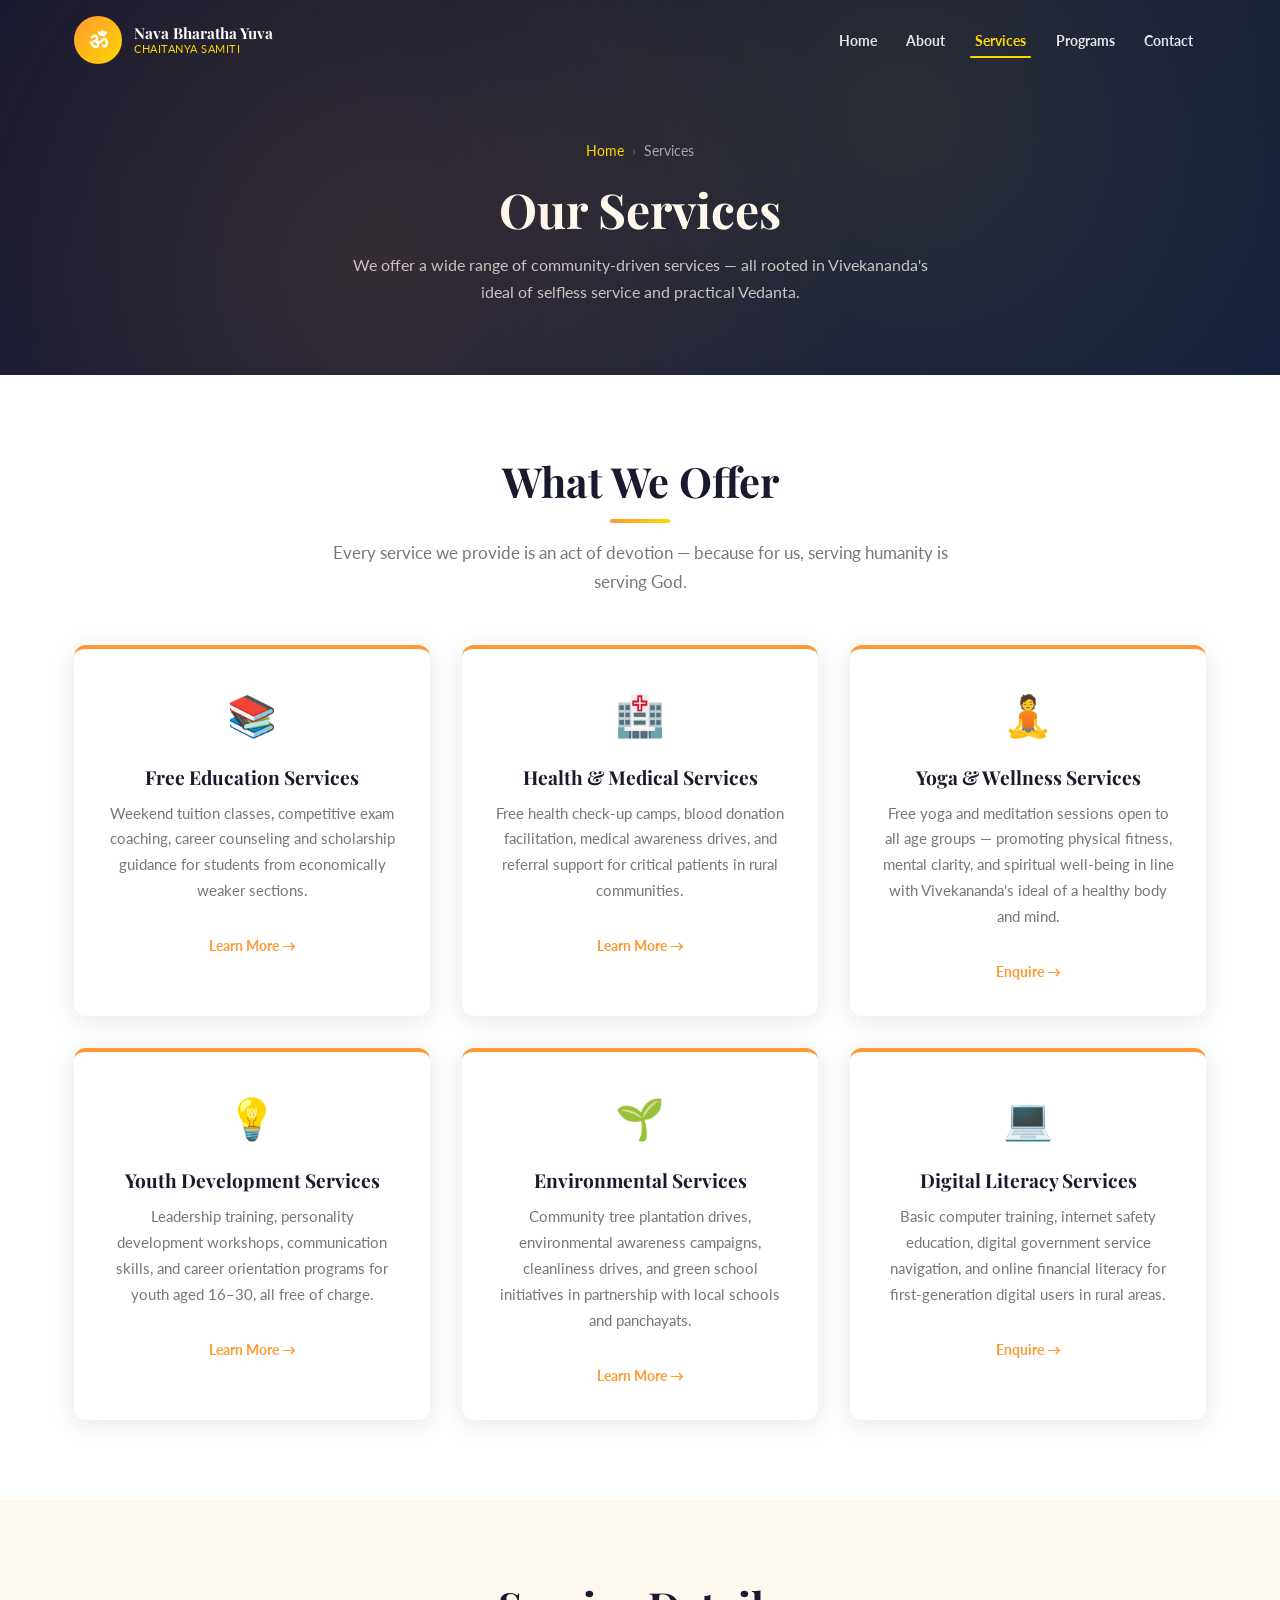
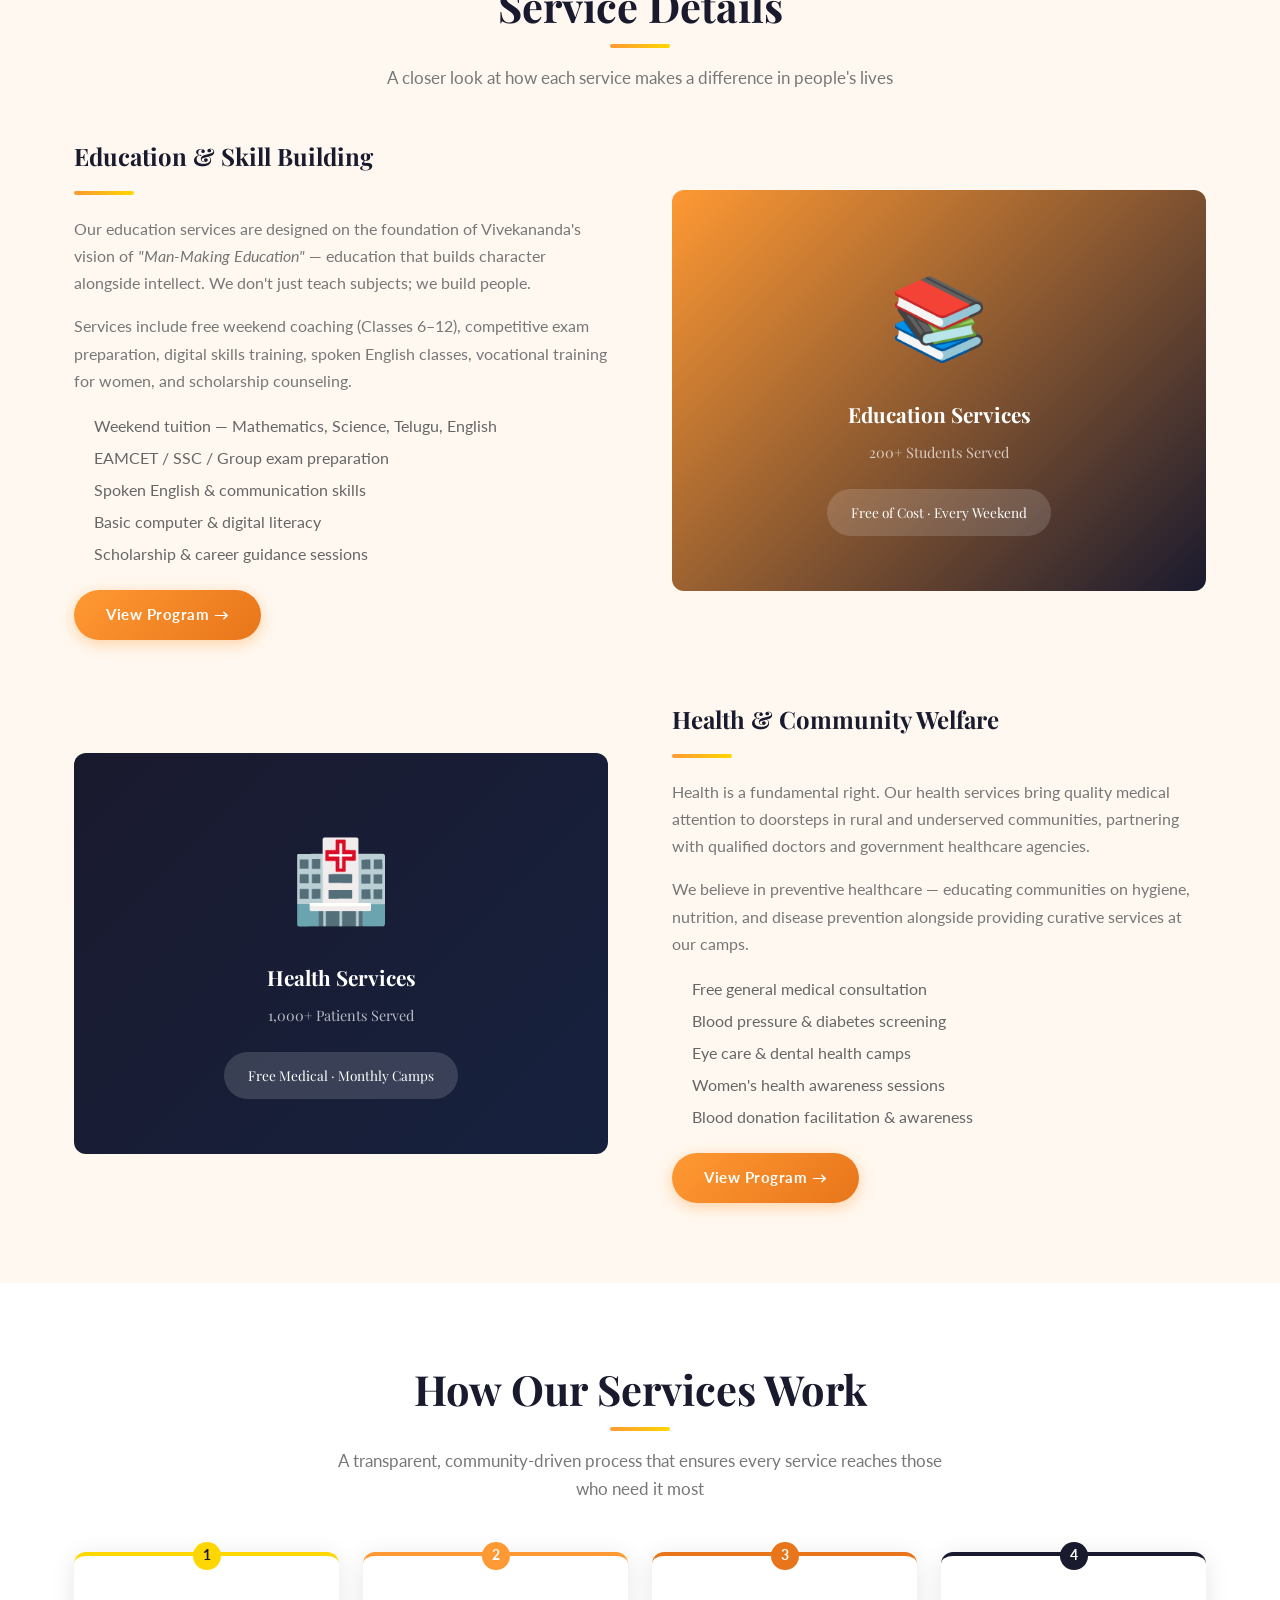
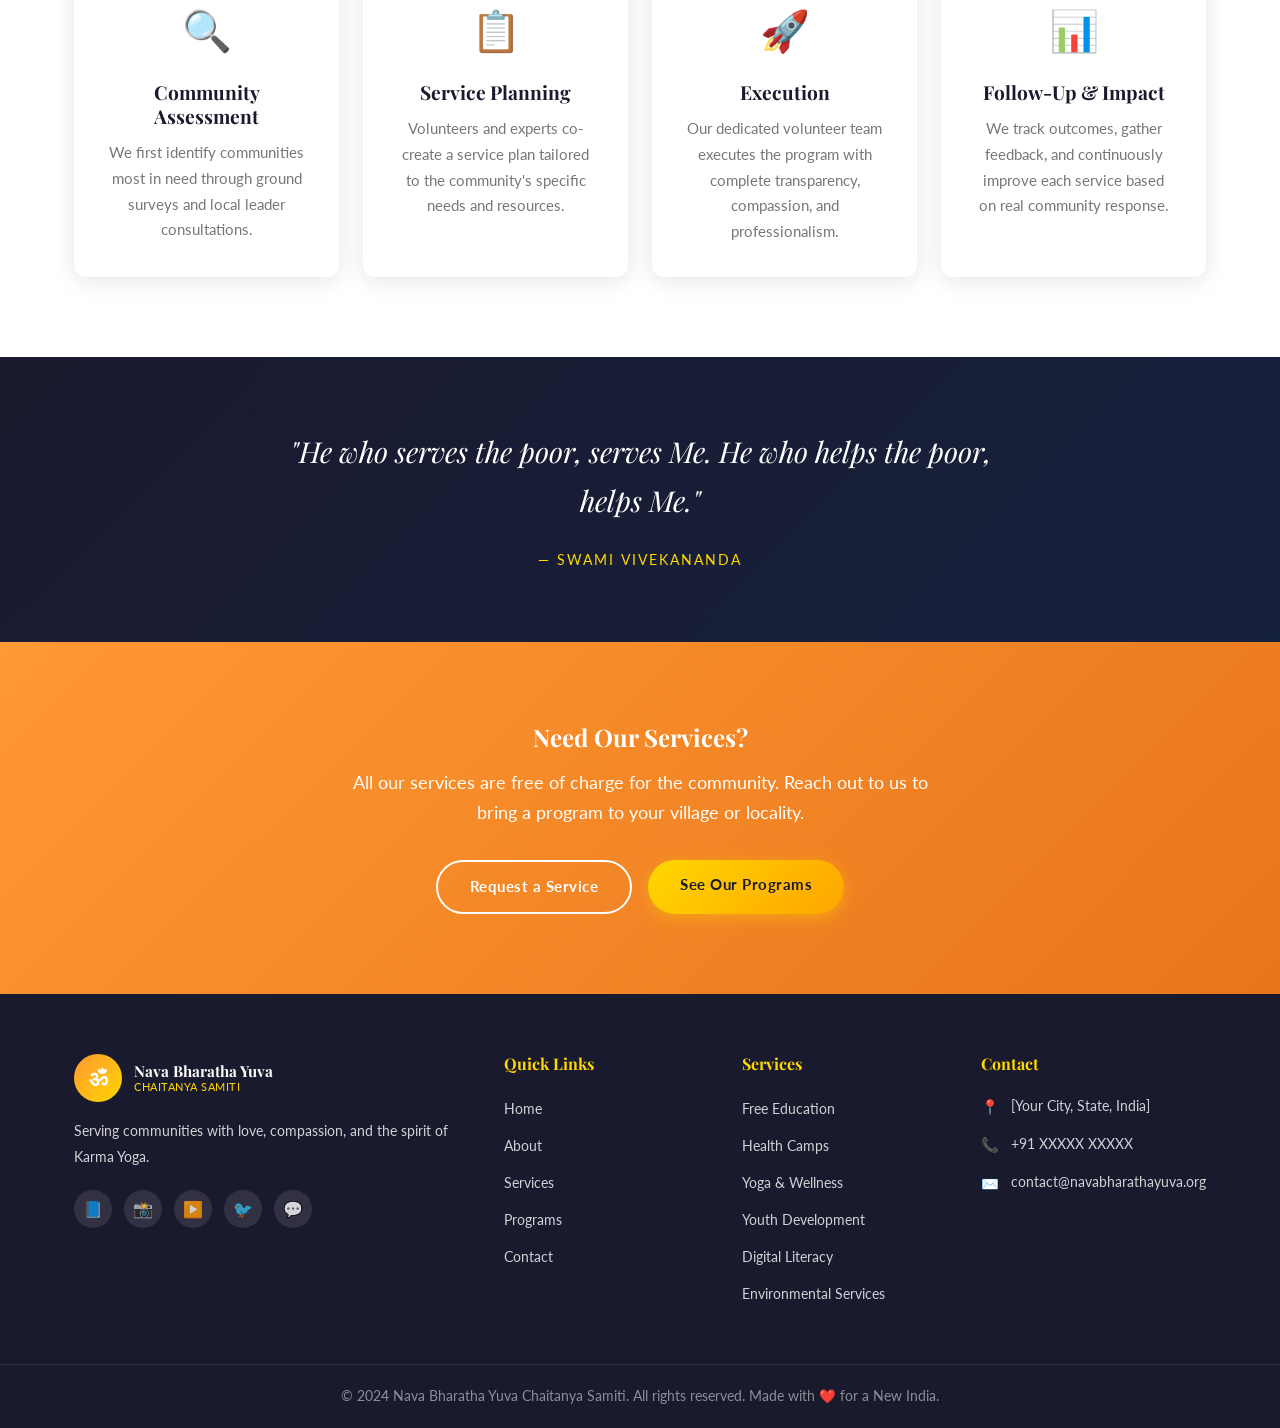
<file: services.html>
<!DOCTYPE html>
<html lang="en">
<head>
  <meta charset="UTF-8" />
  <meta name="viewport" content="width=device-width, initial-scale=1.0" />
  <title>Services — Nava Bharatha Yuva Chaitanya Samiti</title>
  <meta name="description" content="Services offered by Nava Bharatha Yuva Chaitanya Samiti — community outreach, education, health, spiritual guidance and social welfare." />
  <link rel="stylesheet" href="css/style.css" />
  <link rel="icon" href="data:image/svg+xml,<svg xmlns=%22http://www.w3.org/2000/svg%22 viewBox=%220 0 100 100%22><text y=%22.9em%22 font-size=%2290%22>🪔</text></svg>" />
</head>
<body>

<div id="page-loader">
  <div class="loader-om">🪔</div>
  <div class="loader-text">Nava Bharatha Yuva Chaitanya Samiti</div>
</div>

<!-- ── Navbar ── -->
<nav id="navbar">
  <div class="nav-container">
    <a href="index.html" class="nav-logo">
      <div class="nav-logo-icon">ॐ</div>
      <div class="nav-logo-text">
        <div class="name">Nava Bharatha Yuva</div>
        <div class="tagline">Chaitanya Samiti</div>
      </div>
    </a>
    <ul class="nav-links">
      <li><a href="index.html">Home</a></li>
      <li><a href="about.html">About</a></li>
      <li><a href="services.html" class="active">Services</a></li>
      <li><a href="programs.html">Programs</a></li>
      <li><a href="contact.html">Contact</a></li>
    </ul>
    <div class="hamburger" role="button" aria-label="Toggle menu">
      <span></span><span></span><span></span>
    </div>
  </div>
</nav>

<!-- ── Page Hero ── -->
<div class="page-hero">
  <div class="container">
    <div class="breadcrumb">
      <a href="index.html">Home</a>
      <span class="sep">›</span>
      <span>Services</span>
    </div>
    <h1>Our Services</h1>
    <p>We offer a wide range of community-driven services — all rooted in Vivekananda's ideal of selfless service and practical Vedanta.</p>
  </div>
</div>

<!-- ── Services Introduction ── -->
<section>
  <div class="container">
    <h2 class="section-title reveal">What We Offer</h2>
    <span class="section-divider reveal"></span>
    <p class="section-subtitle reveal">Every service we provide is an act of devotion — because for us, serving humanity is serving God.</p>

    <div class="pillars-grid" style="margin-top:2.5rem;">

      <div class="pillar-card reveal">
        <span class="pillar-icon">📚</span>
        <h3>Free Education Services</h3>
        <p>Weekend tuition classes, competitive exam coaching, career counseling and scholarship guidance for students from economically weaker sections.</p>
        <br>
        <a href="programs.html#prog-education" style="color:#FF9933;font-weight:700;font-size:0.9rem;">Learn More →</a>
      </div>

      <div class="pillar-card reveal">
        <span class="pillar-icon">🏥</span>
        <h3>Health &amp; Medical Services</h3>
        <p>Free health check-up camps, blood donation facilitation, medical awareness drives, and referral support for critical patients in rural communities.</p>
        <br>
        <a href="programs.html#prog-health" style="color:#FF9933;font-weight:700;font-size:0.9rem;">Learn More →</a>
      </div>

      <div class="pillar-card reveal">
        <span class="pillar-icon">🧘</span>
        <h3>Yoga &amp; Wellness Services</h3>
        <p>Free yoga and meditation sessions open to all age groups — promoting physical fitness, mental clarity, and spiritual well-being in line with Vivekananda's ideal of a healthy body and mind.</p>
        <br>
        <a href="contact.html" style="color:#FF9933;font-weight:700;font-size:0.9rem;">Enquire →</a>
      </div>

      <div class="pillar-card reveal">
        <span class="pillar-icon">💡</span>
        <h3>Youth Development Services</h3>
        <p>Leadership training, personality development workshops, communication skills, and career orientation programs for youth aged 16–30, all free of charge.</p>
        <br>
        <a href="programs.html#prog-leadership" style="color:#FF9933;font-weight:700;font-size:0.9rem;">Learn More →</a>
      </div>

      <div class="pillar-card reveal">
        <span class="pillar-icon">🌱</span>
        <h3>Environmental Services</h3>
        <p>Community tree plantation drives, environmental awareness campaigns, cleanliness drives, and green school initiatives in partnership with local schools and panchayats.</p>
        <br>
        <a href="programs.html#prog-environment" style="color:#FF9933;font-weight:700;font-size:0.9rem;">Learn More →</a>
      </div>

      <div class="pillar-card reveal">
        <span class="pillar-icon">💻</span>
        <h3>Digital Literacy Services</h3>
        <p>Basic computer training, internet safety education, digital government service navigation, and online financial literacy for first-generation digital users in rural areas.</p>
        <br>
        <a href="contact.html" style="color:#FF9933;font-weight:700;font-size:0.9rem;">Enquire →</a>
      </div>

    </div>
  </div>
</section>

<!-- ── Detailed Services ── -->
<section class="section-light">
  <div class="container">
    <h2 class="section-title reveal">Service Details</h2>
    <span class="section-divider reveal"></span>
    <p class="section-subtitle reveal">A closer look at how each service makes a difference in people's lives</p>

    <!-- Service Row 1 -->
    <div class="about-grid" style="margin-bottom:4rem;">
      <div class="about-content reveal">
        <h2>Education &amp; Skill Building</h2>
        <span class="section-divider" style="margin:0 0 1.25rem;"></span>
        <p>Our education services are designed on the foundation of Vivekananda's vision of <em>"Man-Making Education"</em> — education that builds character alongside intellect. We don't just teach subjects; we build people.</p>
        <p>Services include free weekend coaching (Classes 6–12), competitive exam preparation, digital skills training, spoken English classes, vocational training for women, and scholarship counseling.</p>
        <ul style="padding-left:1.25rem;color:#666;line-height:2;">
          <li>Weekend tuition — Mathematics, Science, Telugu, English</li>
          <li>EAMCET / SSC / Group exam preparation</li>
          <li>Spoken English &amp; communication skills</li>
          <li>Basic computer &amp; digital literacy</li>
          <li>Scholarship &amp; career guidance sessions</li>
        </ul>
        <a href="programs.html#prog-education" class="btn btn-primary" style="margin-top:1.25rem;">View Program →</a>
      </div>
      <div class="reveal">
        <div style="background:linear-gradient(135deg,#FF9933,#1A1A2E);border-radius:12px;aspect-ratio:4/3;display:flex;align-items:center;justify-content:center;flex-direction:column;color:#fff;text-align:center;padding:2rem;font-family:'Playfair Display',serif;">
          <div style="font-size:5rem;margin-bottom:1rem;">📚</div>
          <div style="font-size:1.3rem;font-weight:700;">Education Services</div>
          <div style="font-size:0.9rem;opacity:0.7;margin-top:0.5rem;">200+ Students Served</div>
          <div style="margin-top:1.5rem;padding:0.75rem 1.5rem;background:rgba(255,255,255,0.15);border-radius:50px;font-size:0.85rem;">Free of Cost · Every Weekend</div>
        </div>
      </div>
    </div>

    <!-- Service Row 2 -->
    <div class="about-grid">
      <div class="reveal">
        <div style="background:linear-gradient(135deg,#1A1A2E,#16213E);border-radius:12px;aspect-ratio:4/3;display:flex;align-items:center;justify-content:center;flex-direction:column;color:#fff;text-align:center;padding:2rem;font-family:'Playfair Display',serif;">
          <div style="font-size:5rem;margin-bottom:1rem;">🏥</div>
          <div style="font-size:1.3rem;font-weight:700;">Health Services</div>
          <div style="font-size:0.9rem;opacity:0.7;margin-top:0.5rem;">1,000+ Patients Served</div>
          <div style="margin-top:1.5rem;padding:0.75rem 1.5rem;background:rgba(255,255,255,0.15);border-radius:50px;font-size:0.85rem;">Free Medical · Monthly Camps</div>
        </div>
      </div>
      <div class="about-content reveal">
        <h2>Health &amp; Community Welfare</h2>
        <span class="section-divider" style="margin:0 0 1.25rem;"></span>
        <p>Health is a fundamental right. Our health services bring quality medical attention to doorsteps in rural and underserved communities, partnering with qualified doctors and government healthcare agencies.</p>
        <p>We believe in preventive healthcare — educating communities on hygiene, nutrition, and disease prevention alongside providing curative services at our camps.</p>
        <ul style="padding-left:1.25rem;color:#666;line-height:2;">
          <li>Free general medical consultation</li>
          <li>Blood pressure &amp; diabetes screening</li>
          <li>Eye care &amp; dental health camps</li>
          <li>Women's health awareness sessions</li>
          <li>Blood donation facilitation &amp; awareness</li>
        </ul>
        <a href="programs.html#prog-health" class="btn btn-primary" style="margin-top:1.25rem;">View Program →</a>
      </div>
    </div>
  </div>
</section>

<!-- ── Service Process ── -->
<section>
  <div class="container">
    <h2 class="section-title reveal">How Our Services Work</h2>
    <span class="section-divider reveal"></span>
    <p class="section-subtitle reveal">A transparent, community-driven process that ensures every service reaches those who need it most</p>

    <div style="display:grid;grid-template-columns:repeat(4,1fr);gap:1.5rem;margin-top:2.5rem;" class="pillars-grid">
      <div class="pillar-card reveal" style="border-top:4px solid #FFD700;position:relative;">
        <div style="position:absolute;top:-14px;left:50%;transform:translateX(-50%);background:#FFD700;color:#1A1A2E;width:28px;height:28px;border-radius:50%;display:flex;align-items:center;justify-content:center;font-weight:700;font-size:0.85rem;">1</div>
        <span class="pillar-icon" style="margin-top:0.5rem;">🔍</span>
        <h3>Community Assessment</h3>
        <p>We first identify communities most in need through ground surveys and local leader consultations.</p>
      </div>
      <div class="pillar-card reveal" style="border-top:4px solid #FF9933;position:relative;">
        <div style="position:absolute;top:-14px;left:50%;transform:translateX(-50%);background:#FF9933;color:#fff;width:28px;height:28px;border-radius:50%;display:flex;align-items:center;justify-content:center;font-weight:700;font-size:0.85rem;">2</div>
        <span class="pillar-icon" style="margin-top:0.5rem;">📋</span>
        <h3>Service Planning</h3>
        <p>Volunteers and experts co-create a service plan tailored to the community's specific needs and resources.</p>
      </div>
      <div class="pillar-card reveal" style="border-top:4px solid #E8751A;position:relative;">
        <div style="position:absolute;top:-14px;left:50%;transform:translateX(-50%);background:#E8751A;color:#fff;width:28px;height:28px;border-radius:50%;display:flex;align-items:center;justify-content:center;font-weight:700;font-size:0.85rem;">3</div>
        <span class="pillar-icon" style="margin-top:0.5rem;">🚀</span>
        <h3>Execution</h3>
        <p>Our dedicated volunteer team executes the program with complete transparency, compassion, and professionalism.</p>
      </div>
      <div class="pillar-card reveal" style="border-top:4px solid #1A1A2E;position:relative;">
        <div style="position:absolute;top:-14px;left:50%;transform:translateX(-50%);background:#1A1A2E;color:#fff;width:28px;height:28px;border-radius:50%;display:flex;align-items:center;justify-content:center;font-weight:700;font-size:0.85rem;">4</div>
        <span class="pillar-icon" style="margin-top:0.5rem;">📊</span>
        <h3>Follow-Up &amp; Impact</h3>
        <p>We track outcomes, gather feedback, and continuously improve each service based on real community response.</p>
      </div>
    </div>
  </div>
</section>

<!-- ── Quote ── -->
<section style="background:linear-gradient(135deg,#1A1A2E,#16213E);padding:70px 0;text-align:center;">
  <div class="container">
    <p style="font-family:'Playfair Display',serif;font-size:clamp(1.2rem,3vw,1.8rem);font-style:italic;color:#fff;max-width:750px;margin:0 auto;">
      "He who serves the poor, serves Me. He who helps the poor, helps Me."
    </p>
    <p style="color:#FFD700;margin-top:1.5rem;letter-spacing:2px;text-transform:uppercase;font-size:0.85rem;">— Swami Vivekananda</p>
  </div>
</section>

<!-- ── CTA ── -->
<section class="cta-section">
  <div class="container">
    <h2 class="reveal">Need Our Services?</h2>
    <p class="reveal">All our services are free of charge for the community. Reach out to us to bring a program to your village or locality.</p>
    <div class="cta-buttons reveal">
      <a href="contact.html" class="btn btn-outline">Request a Service</a>
      <a href="programs.html" class="btn btn-gold">See Our Programs</a>
    </div>
  </div>
</section>

<!-- ── Footer ── -->
<footer>
  <div class="container">
    <div class="footer-grid">
      <div class="footer-brand">
        <div class="nav-logo" style="margin-bottom:1rem;">
          <div class="nav-logo-icon" style="background:linear-gradient(135deg,#FF9933,#FFD700);">ॐ</div>
          <div class="nav-logo-text">
            <div class="name">Nava Bharatha Yuva</div>
            <div class="tagline">Chaitanya Samiti</div>
          </div>
        </div>
        <p>Serving communities with love, compassion, and the spirit of Karma Yoga.</p>
        <div class="social-links">
          <a href="#" class="social-link">📘</a>
          <a href="#" class="social-link">📸</a>
          <a href="#" class="social-link">▶️</a>
          <a href="#" class="social-link">🐦</a>
          <a href="#" class="social-link">💬</a>
        </div>
      </div>
      <div class="footer-col">
        <h4>Quick Links</h4>
        <ul>
          <li><a href="index.html">Home</a></li>
          <li><a href="about.html">About</a></li>
          <li><a href="services.html">Services</a></li>
          <li><a href="programs.html">Programs</a></li>
          <li><a href="contact.html">Contact</a></li>
        </ul>
      </div>
      <div class="footer-col">
        <h4>Services</h4>
        <ul>
          <li><a href="#">Free Education</a></li>
          <li><a href="#">Health Camps</a></li>
          <li><a href="#">Yoga &amp; Wellness</a></li>
          <li><a href="#">Youth Development</a></li>
          <li><a href="#">Digital Literacy</a></li>
          <li><a href="#">Environmental Services</a></li>
        </ul>
      </div>
      <div class="footer-col">
        <h4>Contact</h4>
        <div class="footer-contact-item">
          <span class="icon">📍</span>
          <span>[Your City, State, India]</span>
        </div>
        <div class="footer-contact-item">
          <span class="icon">📞</span>
          <span>+91 XXXXX XXXXX</span>
        </div>
        <div class="footer-contact-item">
          <span class="icon">✉️</span>
          <span>contact@navabharathayuva.org</span>
        </div>
      </div>
    </div>
  </div>
  <div class="footer-bottom">
    <div class="container">
      <p>© 2024 Nava Bharatha Yuva Chaitanya Samiti. All rights reserved. Made with <span>❤️</span> for a New India.</p>
    </div>
  </div>
</footer>

<script src="js/main.js"></script>
</body>
</html>
</file>
<file: css/style.css>
/* =========================================
   Nava Bharatha Yuva Chaitanya Samiti
   Main Stylesheet
   Color Palette:
     Saffron:     #FF6B00
     Deep Saffron:#FF9933
     Gold:        #FFD700
     Dark:        #1A1A2E
     White:       #FFFFFF
     Light BG:    #FFF8F0
========================================= */

@import url('https://fonts.googleapis.com/css2?family=Playfair+Display:ital,wght@0,400;0,600;0,700;1,400;1,600&family=Lato:wght@300;400;700&family=Tiro+Devanagari+Sanskrit&display=swap');

/* ── Reset & Base ──────────────────────── */
*, *::before, *::after { box-sizing: border-box; margin: 0; padding: 0; }

:root {
  --saffron:      #FF9933;
  --deep-saffron: #E8751A;
  --gold:         #FFD700;
  --dark:         #1A1A2E;
  --dark-alt:     #16213E;
  --white:        #FFFFFF;
  --light-bg:     #FFF8F0;
  --light-gray:   #F5F5F5;
  --text-body:    #333333;
  --text-muted:   #777777;
  --shadow:       0 4px 24px rgba(0,0,0,0.10);
  --shadow-heavy: 0 8px 40px rgba(0,0,0,0.18);
  --radius:       12px;
  --transition:   0.3s ease;
}

html { scroll-behavior: smooth; }

body {
  font-family: 'Lato', sans-serif;
  color: var(--text-body);
  background: var(--white);
  line-height: 1.7;
  overflow-x: hidden;
}

img { max-width: 100%; height: auto; display: block; }
a  { text-decoration: none; color: inherit; }
ul { list-style: none; }

/* ── Typography ────────────────────────── */
h1, h2, h3, h4 {
  font-family: 'Playfair Display', serif;
  line-height: 1.25;
  color: var(--dark);
}

.section-title {
  font-size: clamp(1.8rem, 4vw, 2.6rem);
  text-align: center;
  margin-bottom: 0.5rem;
}

.section-subtitle {
  text-align: center;
  color: var(--text-muted);
  font-size: 1.05rem;
  max-width: 620px;
  margin: 0 auto 3rem;
}

.section-divider {
  display: block;
  width: 60px;
  height: 4px;
  background: linear-gradient(90deg, var(--saffron), var(--gold));
  border-radius: 2px;
  margin: 0.75rem auto 1rem;
}

/* ── Layout ────────────────────────────── */
.container { max-width: 1180px; margin: 0 auto; padding: 0 1.5rem; }

section { padding: 80px 0; }

.section-light { background: var(--light-bg); }
.section-dark  { background: var(--dark); color: var(--white); }
.section-dark h2, .section-dark h3 { color: var(--white); }
.section-dark .section-subtitle { color: rgba(255,255,255,0.7); }

/* ── Buttons ───────────────────────────── */
.btn {
  display: inline-block;
  padding: 0.75rem 2rem;
  border-radius: 50px;
  font-weight: 700;
  font-size: 0.95rem;
  letter-spacing: 0.5px;
  cursor: pointer;
  transition: transform var(--transition), box-shadow var(--transition), background var(--transition);
  border: none;
}

.btn-primary {
  background: linear-gradient(135deg, var(--saffron), var(--deep-saffron));
  color: var(--white);
  box-shadow: 0 4px 15px rgba(255,153,51,0.4);
}
.btn-primary:hover {
  transform: translateY(-2px);
  box-shadow: 0 8px 25px rgba(255,153,51,0.5);
}

.btn-outline {
  background: transparent;
  color: var(--white);
  border: 2px solid var(--white);
}
.btn-outline:hover {
  background: var(--white);
  color: var(--saffron);
  transform: translateY(-2px);
}

.btn-gold {
  background: linear-gradient(135deg, var(--gold), #FFA500);
  color: var(--dark);
  box-shadow: 0 4px 15px rgba(255,215,0,0.4);
}
.btn-gold:hover {
  transform: translateY(-2px);
  box-shadow: 0 8px 25px rgba(255,215,0,0.5);
}

/* ── Navbar ────────────────────────────── */
#navbar {
  position: fixed;
  top: 0; left: 0; right: 0;
  z-index: 1000;
  padding: 1rem 0;
  transition: background var(--transition), box-shadow var(--transition), padding var(--transition);
}

#navbar.scrolled {
  background: rgba(26,26,46,0.97);
  box-shadow: 0 2px 20px rgba(0,0,0,0.3);
  padding: 0.6rem 0;
  backdrop-filter: blur(8px);
}

.nav-container {
  display: flex;
  align-items: center;
  justify-content: space-between;
  max-width: 1180px;
  margin: 0 auto;
  padding: 0 1.5rem;
}

.nav-logo {
  display: flex;
  align-items: center;
  gap: 0.75rem;
}

.nav-logo-icon {
  width: 48px;
  height: 48px;
  background: linear-gradient(135deg, var(--saffron), var(--gold));
  border-radius: 50%;
  display: flex;
  align-items: center;
  justify-content: center;
  font-size: 1.4rem;
  color: var(--white);
  font-weight: 700;
  flex-shrink: 0;
}

.nav-logo-text {
  line-height: 1.2;
}
.nav-logo-text .name {
  font-family: 'Playfair Display', serif;
  font-size: 0.95rem;
  font-weight: 700;
  color: var(--white);
}
.nav-logo-text .tagline {
  font-size: 0.7rem;
  color: var(--gold);
  letter-spacing: 0.5px;
  text-transform: uppercase;
}

.nav-links {
  display: flex;
  align-items: center;
  gap: 0.25rem;
}

.nav-links a {
  color: rgba(255,255,255,0.88);
  font-size: 0.9rem;
  font-weight: 700;
  padding: 0.4rem 0.8rem;
  border-radius: 6px;
  transition: color var(--transition), background var(--transition);
  position: relative;
}

.nav-links a::after {
  content: '';
  position: absolute;
  bottom: -2px; left: 50%;
  width: 0; height: 2px;
  background: var(--gold);
  transition: width var(--transition), left var(--transition);
  border-radius: 2px;
}
.nav-links a:hover::after,
.nav-links a.active::after { width: 80%; left: 10%; }
.nav-links a:hover { color: var(--gold); }
.nav-links a.active { color: var(--gold); }

.nav-donate-btn {
  background: linear-gradient(135deg, var(--saffron), var(--deep-saffron));
  color: var(--white) !important;
  padding: 0.45rem 1.2rem !important;
  border-radius: 50px !important;
  box-shadow: 0 4px 12px rgba(255,153,51,0.4);
}
.nav-donate-btn:hover { transform: translateY(-1px); }
.nav-donate-btn::after { display: none; }

.hamburger {
  display: none;
  flex-direction: column;
  gap: 5px;
  cursor: pointer;
  padding: 4px;
}
.hamburger span {
  display: block;
  width: 26px; height: 2px;
  background: var(--white);
  border-radius: 2px;
  transition: transform var(--transition), opacity var(--transition);
}
.hamburger.open span:nth-child(1) { transform: translateY(7px) rotate(45deg); }
.hamburger.open span:nth-child(2) { opacity: 0; }
.hamburger.open span:nth-child(3) { transform: translateY(-7px) rotate(-45deg); }

/* ── Hero ──────────────────────────────── */
#hero {
  min-height: 100vh;
  background:
    linear-gradient(to bottom, rgba(26,26,46,0.75) 0%, rgba(26,26,46,0.55) 60%, rgba(26,26,46,0.85) 100%),
    url('../images/hero-bg.jpg') center/cover no-repeat fixed;
  display: flex;
  align-items: center;
  justify-content: center;
  text-align: center;
  color: var(--white);
  position: relative;
  overflow: hidden;
}

.hero-bg-pattern {
  position: absolute; inset: 0;
  background-image: radial-gradient(circle at 20% 80%, rgba(255,153,51,0.15) 0%, transparent 50%),
                    radial-gradient(circle at 80% 20%, rgba(255,215,0,0.12) 0%, transparent 50%);
  pointer-events: none;
}

.hero-content { position: relative; z-index: 2; padding: 2rem 1.5rem; max-width: 860px; }

.hero-badge {
  display: inline-block;
  background: rgba(255,153,51,0.2);
  border: 1px solid rgba(255,153,51,0.5);
  color: var(--gold);
  padding: 0.35rem 1.2rem;
  border-radius: 50px;
  font-size: 0.8rem;
  letter-spacing: 2px;
  text-transform: uppercase;
  margin-bottom: 1.5rem;
  animation: fadeInDown 0.8s ease both;
}

.hero-title {
  font-size: clamp(2rem, 5vw, 3.5rem);
  color: var(--white);
  margin-bottom: 0.5rem;
  animation: fadeInDown 0.9s ease 0.1s both;
}
.hero-title span { color: var(--gold); }

.hero-subtitle {
  font-size: clamp(0.95rem, 2.5vw, 1.2rem);
  color: rgba(255,255,255,0.85);
  margin-bottom: 2rem;
  font-weight: 300;
  letter-spacing: 1px;
  animation: fadeInDown 1s ease 0.2s both;
}

.hero-quote {
  font-family: 'Playfair Display', serif;
  font-size: clamp(1.1rem, 3vw, 1.6rem);
  font-style: italic;
  color: var(--gold);
  border-left: 4px solid var(--saffron);
  padding: 1rem 1.5rem;
  margin: 1.5rem auto 2.5rem;
  max-width: 700px;
  background: rgba(255,153,51,0.08);
  border-radius: 0 12px 12px 0;
  animation: fadeInUp 1.1s ease 0.3s both;
}

.hero-quote cite { display: block; font-size: 0.85rem; color: rgba(255,255,255,0.7); font-style: normal; margin-top: 0.5rem; }

.hero-buttons {
  display: flex;
  gap: 1rem;
  justify-content: center;
  flex-wrap: wrap;
  animation: fadeInUp 1.2s ease 0.4s both;
}

.hero-scroll {
  position: absolute;
  bottom: 2rem;
  left: 50%;
  transform: translateX(-50%);
  animation: bounce 2s infinite;
  color: rgba(255,255,255,0.7);
  font-size: 1.5rem;
  cursor: pointer;
}

/* ── Stats Bar ─────────────────────────── */
.stats-bar {
  background: linear-gradient(135deg, var(--dark), var(--dark-alt));
  padding: 2.5rem 0;
}
.stats-grid {
  display: grid;
  grid-template-columns: repeat(4, 1fr);
  gap: 1rem;
  text-align: center;
}
.stat-item { padding: 1rem; }
.stat-number {
  font-family: 'Playfair Display', serif;
  font-size: 2.5rem;
  font-weight: 700;
  color: var(--gold);
  line-height: 1;
}
.stat-label { font-size: 0.85rem; color: rgba(255,255,255,0.7); margin-top: 0.3rem; text-transform: uppercase; letter-spacing: 1px; }

/* ── About Snippet ─────────────────────── */
.about-grid {
  display: grid;
  grid-template-columns: 1fr 1fr;
  gap: 4rem;
  align-items: center;
}
.about-img-wrap {
  position: relative;
}
.about-img-wrap img {
  border-radius: var(--radius);
  box-shadow: var(--shadow-heavy);
  width: 100%;
}
.about-img-badge {
  position: absolute;
  bottom: -1rem;
  right: -1rem;
  background: linear-gradient(135deg, var(--saffron), var(--gold));
  color: var(--white);
  padding: 1rem 1.5rem;
  border-radius: var(--radius);
  font-family: 'Playfair Display', serif;
  text-align: center;
  box-shadow: var(--shadow);
}
.about-img-badge strong { display: block; font-size: 1.8rem; line-height: 1; }
.about-img-badge span { font-size: 0.75rem; }

.about-content { }
.about-content h2 { margin-bottom: 1.25rem; }
.about-content p { color: var(--text-muted); margin-bottom: 1rem; }
.about-content .btn { margin-top: 1rem; }

/* ── Pillars ───────────────────────────── */
.pillars-grid {
  display: grid;
  grid-template-columns: repeat(3, 1fr);
  gap: 2rem;
}
.pillar-card {
  background: var(--white);
  border-radius: var(--radius);
  padding: 2rem;
  text-align: center;
  box-shadow: var(--shadow);
  border-top: 4px solid var(--saffron);
  transition: transform var(--transition), box-shadow var(--transition);
}
.pillar-card:hover { transform: translateY(-6px); box-shadow: var(--shadow-heavy); }
.pillar-icon {
  font-size: 2.5rem;
  margin-bottom: 1rem;
  display: block;
}
.pillar-card h3 { font-size: 1.2rem; margin-bottom: 0.75rem; }
.pillar-card p { color: var(--text-muted); font-size: 0.95rem; }

/* ── Programs Preview ──────────────────── */
.programs-grid {
  display: grid;
  grid-template-columns: repeat(3, 1fr);
  gap: 2rem;
}
.program-card {
  border-radius: var(--radius);
  overflow: hidden;
  box-shadow: var(--shadow);
  background: var(--white);
  transition: transform var(--transition);
}
.program-card:hover { transform: translateY(-5px); }
.program-card-img {
  height: 200px;
  background: linear-gradient(135deg, var(--saffron), var(--deep-saffron));
  display: flex;
  align-items: center;
  justify-content: center;
  font-size: 4rem;
}
.program-card-body { padding: 1.5rem; }
.program-card-body h3 { font-size: 1.15rem; margin-bottom: 0.5rem; }
.program-card-body p { font-size: 0.9rem; color: var(--text-muted); }

/* ── Quote Rotator ─────────────────────── */
#quote-section {
  background: linear-gradient(135deg, var(--dark) 0%, var(--dark-alt) 100%);
  padding: 80px 0;
  text-align: center;
  position: relative;
  overflow: hidden;
  transition: background 0.8s ease-in-out;
}
#quote-section::before {
  content: '\201C';
  position: absolute;
  top: -2rem; left: 5%;
  font-size: 15rem;
  color: rgba(255,153,51,0.06);
  font-family: Georgia, serif;
  line-height: 1;
  pointer-events: none;
}
.quote-container {
  position: relative;
  max-width: 860px;
  margin: 0 auto;
  padding: 2.5rem 3.5rem 2rem;
  background: rgba(255,255,255,0.03);
  border: 1px solid rgba(255,153,51,0.25);
  border-radius: 16px;
  box-shadow: 0 10px 40px rgba(0,0,0,0.3);
}
.quote-avatar {
  width: 70px; height: 70px;
  border-radius: 50%;
  background: linear-gradient(135deg, var(--saffron), var(--gold));
  margin: -4.5rem auto 1.25rem;
  display: flex;
  align-items: center;
  justify-content: center;
  font-size: 2.2rem;
  box-shadow: 0 6px 20px rgba(255,153,51,0.4);
  border: 3px solid var(--dark);
}
.quote-rotator { position: relative; z-index: 2; max-width: 760px; margin: 0 auto; }
.quote-text {
  font-family: 'Playfair Display', serif;
  font-size: clamp(1.2rem, 2.8vw, 1.8rem);
  font-style: italic;
  color: var(--white);
  min-height: 5.5rem;
  display: flex;
  align-items: center;
  justify-content: center;
  transition: opacity 0.4s ease, transform 0.4s ease;
  line-height: 1.6;
}
.quote-text.fade { opacity: 0; transform: translateY(10px); }
.quote-attribution {
  color: var(--gold);
  font-size: 0.85rem;
  margin-top: 1.25rem;
  letter-spacing: 2px;
  text-transform: uppercase;
  font-weight: 700;
}
.quote-dots {
  display: flex;
  gap: 0.5rem;
  justify-content: center;
  margin-top: 1.5rem;
}
.quote-dot {
  width: 8px; height: 8px;
  border-radius: 50%;
  background: rgba(255,255,255,0.3);
  cursor: pointer;
  transition: background var(--transition), transform var(--transition);
}
.quote-dot.active { background: var(--gold); transform: scale(1.4); }

.quote-btn {
  position: absolute;
  top: 50%;
  transform: translateY(-50%);
  background: rgba(26,26,46,0.8);
  border: 1px solid rgba(255,153,51,0.5);
  color: var(--gold);
  width: 42px; height: 42px;
  border-radius: 50%;
  font-size: 1.5rem;
  cursor: pointer;
  transition: background 0.3s, transform 0.2s;
  display: flex;
  align-items: center;
  justify-content: center;
  z-index: 5;
}
.quote-btn:hover {
  background: var(--saffron);
  color: #fff;
  transform: translateY(-50%) scale(1.1);
}
.quote-btn.prev { left: 0.75rem; }
.quote-btn.next { right: 0.75rem; }

/* ── CTA Section ───────────────────────── */
.cta-section {
  background: linear-gradient(135deg, var(--saffron), var(--deep-saffron));
  padding: 80px 0;
  text-align: center;
  color: var(--white);
}
.cta-section h2 { color: var(--white); margin-bottom: 1rem; }
.cta-section p { font-size: 1.1rem; opacity: 0.9; margin-bottom: 2rem; max-width: 600px; margin-left: auto; margin-right: auto; }
.cta-buttons { display: flex; gap: 1rem; justify-content: center; flex-wrap: wrap; }

/* ── Footer ────────────────────────────── */
footer {
  background: var(--dark);
  color: rgba(255,255,255,0.8);
  padding: 60px 0 0;
}
.footer-grid {
  display: grid;
  grid-template-columns: 2fr 1fr 1fr 1fr;
  gap: 3rem;
  margin-bottom: 3rem;
}
.footer-brand p { font-size: 0.9rem; margin-top: 1rem; line-height: 1.8; }
.footer-col h4 {
  font-family: 'Playfair Display', serif;
  color: var(--gold);
  margin-bottom: 1.25rem;
  font-size: 1rem;
}
.footer-col ul li { margin-bottom: 0.6rem; }
.footer-col ul li a {
  font-size: 0.9rem;
  transition: color var(--transition);
}
.footer-col ul li a:hover { color: var(--saffron); }

.footer-contact-item {
  display: flex;
  gap: 0.75rem;
  margin-bottom: 0.75rem;
  font-size: 0.9rem;
}
.footer-contact-item .icon { color: var(--saffron); flex-shrink: 0; margin-top: 0.1rem; }

.social-links { display: flex; gap: 0.75rem; margin-top: 1.25rem; }
.social-link {
  width: 38px; height: 38px;
  border-radius: 50%;
  background: rgba(255,255,255,0.1);
  display: flex;
  align-items: center;
  justify-content: center;
  font-size: 1rem;
  transition: background var(--transition), transform var(--transition);
}
.social-link:hover { background: var(--saffron); transform: translateY(-2px); }

.footer-bottom {
  border-top: 1px solid rgba(255,255,255,0.1);
  padding: 1.25rem 0;
  text-align: center;
  font-size: 0.85rem;
  color: rgba(255,255,255,0.5);
}
.footer-bottom span { color: var(--saffron); }

/* ── Page Hero (inner pages) ───────────── */
.page-hero {
  background: linear-gradient(135deg, var(--dark) 0%, var(--dark-alt) 100%);
  padding: 140px 0 70px;
  text-align: center;
  color: var(--white);
  position: relative;
  overflow: hidden;
}
.page-hero::after {
  content: '';
  position: absolute; inset: 0;
  background-image: radial-gradient(circle at 30% 70%, rgba(255,153,51,0.12) 0%, transparent 50%),
                    radial-gradient(circle at 70% 30%, rgba(255,215,0,0.08) 0%, transparent 50%);
  pointer-events: none;
}
.page-hero h1 { color: var(--white); font-size: clamp(2rem, 5vw, 3rem); }
.page-hero p  { color: rgba(255,255,255,0.75); margin-top: 0.75rem; max-width: 600px; margin-left: auto; margin-right: auto; }
.breadcrumb {
  display: flex;
  gap: 0.5rem;
  justify-content: center;
  align-items: center;
  font-size: 0.85rem;
  color: rgba(255,255,255,0.6);
  margin-bottom: 1rem;
}
.breadcrumb a { color: var(--gold); }
.breadcrumb .sep { color: rgba(255,255,255,0.3); }

/* ── About Page ────────────────────────── */
.mission-vision-grid {
  display: grid;
  grid-template-columns: 1fr 1fr;
  gap: 2rem;
  margin-top: 3rem;
}
.mv-card {
  background: var(--white);
  border-radius: var(--radius);
  padding: 2.5rem;
  box-shadow: var(--shadow);
  border-top: 4px solid var(--gold);
}
.mv-card h3 { font-size: 1.4rem; margin-bottom: 1rem; }
.mv-card p  { color: var(--text-muted); line-height: 1.8; }

.timeline { margin-top: 3rem; position: relative; }
.timeline::before {
  content: '';
  position: absolute;
  left: 50%;
  top: 0; bottom: 0;
  width: 2px;
  background: linear-gradient(to bottom, var(--saffron), var(--gold));
  transform: translateX(-50%);
}
.timeline-item {
  display: grid;
  grid-template-columns: 1fr 1fr;
  gap: 2rem;
  margin-bottom: 2.5rem;
  position: relative;
}
.timeline-item:nth-child(even) .timeline-content { grid-column: 2; }
.timeline-item:nth-child(even) .timeline-year    { grid-column: 1; grid-row: 1; text-align: right; }
.timeline-dot {
  position: absolute;
  left: 50%;
  top: 0;
  transform: translateX(-50%);
  width: 14px; height: 14px;
  border-radius: 50%;
  background: var(--saffron);
  border: 3px solid var(--white);
  box-shadow: 0 0 0 3px var(--saffron);
}
.timeline-year {
  font-family: 'Playfair Display', serif;
  font-size: 1.8rem;
  font-weight: 700;
  color: var(--saffron);
  align-self: flex-start;
  padding-top: 0;
}
.timeline-content {
  background: var(--white);
  padding: 1.5rem;
  border-radius: var(--radius);
  box-shadow: var(--shadow);
}
.timeline-content h4 { margin-bottom: 0.5rem; }
.timeline-content p  { font-size: 0.9rem; color: var(--text-muted); }

.trustees-grid {
  display: grid;
  grid-template-columns: repeat(4, 1fr);
  gap: 2rem;
  margin-top: 3rem;
}
.trustee-card {
  text-align: center;
  background: var(--white);
  border-radius: var(--radius);
  padding: 2rem 1.5rem;
  box-shadow: var(--shadow);
  transition: transform var(--transition);
}
.trustee-card:hover { transform: translateY(-5px); }
.trustee-avatar {
  width: 100px; height: 100px;
  border-radius: 50%;
  margin: 0 auto 1rem;
  background: linear-gradient(135deg, var(--saffron), var(--gold));
  display: flex;
  align-items: center;
  justify-content: center;
  font-size: 2.5rem;
  color: var(--white);
  font-family: 'Playfair Display', serif;
  font-weight: 700;
}
.trustee-avatar img {
  width: 100%; height: 100%;
  border-radius: 50%;
  object-fit: cover;
}
.trustee-card h4 { margin-bottom: 0.25rem; }
.trustee-card .role { font-size: 0.85rem; color: var(--saffron); font-weight: 700; }

/* ── Philosophy Page ───────────────────── */
.philosophy-intro {
  display: grid;
  grid-template-columns: 1fr 2fr;
  gap: 4rem;
  align-items: start;
}
.sw-portrait {
  border-radius: var(--radius);
  overflow: hidden;
  box-shadow: var(--shadow-heavy);
  position: relative;
}
.sw-portrait::after {
  content: '';
  position: absolute;
  inset: 0;
  background: linear-gradient(to top, rgba(26,26,46,0.5) 0%, transparent 60%);
}
.sw-portrait img { width: 100%; }

.teachings-grid {
  display: grid;
  grid-template-columns: repeat(2, 1fr);
  gap: 2rem;
  margin-top: 3rem;
}
.teaching-card {
  background: var(--white);
  border-radius: var(--radius);
  padding: 2rem;
  box-shadow: var(--shadow);
  border-left: 5px solid var(--saffron);
  transition: transform var(--transition);
}
.teaching-card:hover { transform: translateX(4px); }
.teaching-card h3 { margin-bottom: 0.75rem; font-size: 1.15rem; }
.teaching-card p  { font-size: 0.93rem; color: var(--text-muted); }
.teaching-icon { font-size: 1.8rem; margin-bottom: 0.75rem; display: block; }

.quotes-mosaic {
  display: grid;
  grid-template-columns: repeat(3, 1fr);
  gap: 1.5rem;
  margin-top: 3rem;
}
.q-card {
  background: linear-gradient(135deg, var(--dark), var(--dark-alt));
  color: var(--white);
  border-radius: var(--radius);
  padding: 2rem;
  position: relative;
}
.q-card::before {
  content: '\201C';
  position: absolute;
  top: 0.5rem; left: 1rem;
  font-size: 4rem;
  color: rgba(255,153,51,0.3);
  font-family: Georgia, serif;
  line-height: 1;
}
.q-card p {
  font-family: 'Playfair Display', serif;
  font-style: italic;
  font-size: 0.95rem;
  line-height: 1.7;
  margin-top: 1rem;
}
.q-card.highlight { background: linear-gradient(135deg, var(--saffron), var(--deep-saffron)); }

/* ── Programs Page ─────────────────────── */
.programs-list { margin-top: 3rem; }
.program-item {
  display: grid;
  grid-template-columns: 80px 1fr;
  gap: 2rem;
  background: var(--white);
  border-radius: var(--radius);
  padding: 2rem;
  margin-bottom: 1.5rem;
  box-shadow: var(--shadow);
  transition: transform var(--transition);
  align-items: start;
}
.program-item:hover { transform: translateX(5px); }
.program-num {
  width: 80px; height: 80px;
  border-radius: 50%;
  background: linear-gradient(135deg, var(--saffron), var(--gold));
  display: flex;
  align-items: center;
  justify-content: center;
  font-size: 2rem;
  color: var(--white);
  flex-shrink: 0;
}
.program-details h3 { font-size: 1.25rem; margin-bottom: 0.5rem; }
.program-details p  { color: var(--text-muted); font-size: 0.95rem; }
.program-tags { display: flex; gap: 0.5rem; flex-wrap: wrap; margin-top: 0.75rem; }
.tag {
  background: var(--light-bg);
  color: var(--saffron);
  font-size: 0.75rem;
  font-weight: 700;
  padding: 0.2rem 0.75rem;
  border-radius: 50px;
  border: 1px solid rgba(255,153,51,0.3);
}

/* ── Gallery Page ──────────────────────── */
.gallery-filters {
  display: flex;
  gap: 0.75rem;
  justify-content: center;
  flex-wrap: wrap;
  margin-bottom: 2.5rem;
}
.filter-btn {
  padding: 0.45rem 1.25rem;
  border-radius: 50px;
  border: 2px solid var(--saffron);
  background: transparent;
  color: var(--saffron);
  font-weight: 700;
  font-size: 0.875rem;
  cursor: pointer;
  transition: background var(--transition), color var(--transition);
}
.filter-btn.active,
.filter-btn:hover { background: var(--saffron); color: var(--white); }

.gallery-grid {
  display: grid;
  grid-template-columns: repeat(3, 1fr);
  gap: 1.25rem;
}
.gallery-item {
  border-radius: var(--radius);
  overflow: hidden;
  cursor: pointer;
  position: relative;
  aspect-ratio: 4/3;
  background: linear-gradient(135deg, var(--saffron), var(--dark));
}
.gallery-item-inner {
  width: 100%; height: 100%;
  display: flex;
  align-items: center;
  justify-content: center;
  flex-direction: column;
  color: var(--white);
  font-size: 3rem;
  transition: transform var(--transition);
}
.gallery-item:hover .gallery-item-inner { transform: scale(1.05); }
.gallery-item-overlay {
  position: absolute; inset: 0;
  background: rgba(26,26,46,0.7);
  display: flex;
  align-items: center;
  justify-content: center;
  opacity: 0;
  transition: opacity var(--transition);
  color: var(--white);
  font-size: 2rem;
}
.gallery-item:hover .gallery-item-overlay { opacity: 1; }
.gallery-item-label {
  font-size: 0.85rem;
  margin-top: 0.5rem;
  font-weight: 700;
  text-align: center;
}
.gallery-item.span2 { grid-column: span 2; }

/* ── Contact Page ──────────────────────── */
.contact-grid {
  display: grid;
  grid-template-columns: 1fr 1.5fr;
  gap: 3rem;
  align-items: start;
}
.contact-info-card {
  background: linear-gradient(135deg, var(--dark), var(--dark-alt));
  color: var(--white);
  border-radius: var(--radius);
  padding: 2.5rem;
}
.contact-info-card h3 { color: var(--gold); margin-bottom: 2rem; }
.cinfo-item {
  display: flex;
  gap: 1rem;
  margin-bottom: 1.5rem;
  align-items: flex-start;
}
.cinfo-icon {
  width: 44px; height: 44px;
  border-radius: 50%;
  background: rgba(255,153,51,0.2);
  display: flex;
  align-items: center;
  justify-content: center;
  font-size: 1.2rem;
  flex-shrink: 0;
  color: var(--gold);
}
.cinfo-label { font-size: 0.75rem; color: rgba(255,255,255,0.5); text-transform: uppercase; letter-spacing: 1px; }
.cinfo-value { font-size: 0.95rem; color: var(--white); margin-top: 0.15rem; }

.contact-form {
  background: var(--white);
  border-radius: var(--radius);
  padding: 2.5rem;
  box-shadow: var(--shadow);
}
.contact-form h3 { margin-bottom: 2rem; }
.form-group { margin-bottom: 1.25rem; }
.form-group label {
  display: block;
  font-size: 0.85rem;
  font-weight: 700;
  color: var(--dark);
  margin-bottom: 0.4rem;
}
.form-group input,
.form-group select,
.form-group textarea {
  width: 100%;
  padding: 0.75rem 1rem;
  border: 2px solid #E5E5E5;
  border-radius: 8px;
  font-family: 'Lato', sans-serif;
  font-size: 0.95rem;
  color: var(--text-body);
  transition: border-color var(--transition);
  outline: none;
}
.form-group input:focus,
.form-group select:focus,
.form-group textarea:focus { border-color: var(--saffron); }
.form-group textarea { resize: vertical; min-height: 130px; }
.form-row { display: grid; grid-template-columns: 1fr 1fr; gap: 1rem; }

.map-wrap {
  margin-top: 4rem;
  border-radius: var(--radius);
  overflow: hidden;
  box-shadow: var(--shadow);
  height: 320px;
  background: linear-gradient(135deg, rgba(26,26,46,0.9), rgba(22,33,62,0.9));
  display: flex;
  align-items: center;
  justify-content: center;
  color: var(--white);
  text-align: center;
  font-size: 1rem;
}
.map-wrap p { opacity: 0.7; margin-top: 0.5rem; font-size: 0.9rem; }

/* ── Animations ────────────────────────── */
@keyframes fadeInDown {
  from { opacity: 0; transform: translateY(-20px); }
  to   { opacity: 1; transform: translateY(0); }
}
@keyframes fadeInUp {
  from { opacity: 0; transform: translateY(20px); }
  to   { opacity: 1; transform: translateY(0); }
}
@keyframes bounce {
  0%, 100% { transform: translateX(-50%) translateY(0); }
  50%       { transform: translateX(-50%) translateY(8px); }
}
@keyframes spin { to { transform: rotate(360deg); } }

.reveal {
  opacity: 0;
  transform: translateY(30px);
  transition: opacity 0.7s ease, transform 0.7s ease;
}
.reveal.visible { opacity: 1; transform: translateY(0); }

/* ── Lightbox ──────────────────────────── */
.lightbox {
  position: fixed; inset: 0;
  background: rgba(0,0,0,0.92);
  z-index: 9999;
  display: none;
  align-items: center;
  justify-content: center;
}
.lightbox.open { display: flex; }
.lightbox-content {
  max-width: 800px;
  width: 90%;
  background: var(--dark);
  border-radius: var(--radius);
  overflow: hidden;
  position: relative;
}
.lightbox-close {
  position: absolute;
  top: 1rem; right: 1rem;
  background: rgba(255,255,255,0.15);
  border: none;
  color: var(--white);
  width: 36px; height: 36px;
  border-radius: 50%;
  cursor: pointer;
  font-size: 1.2rem;
  display: flex;
  align-items: center;
  justify-content: center;
}

/* ── Loader ────────────────────────────── */
#page-loader {
  position: fixed; inset: 0;
  background: var(--dark);
  z-index: 9998;
  display: flex;
  align-items: center;
  justify-content: center;
  flex-direction: column;
  gap: 1.5rem;
  transition: opacity 0.5s ease;
}
#page-loader.hide { opacity: 0; pointer-events: none; }
.loader-om {
  font-size: 3rem;
  color: var(--gold);
  animation: spin 3s linear infinite;
}
.loader-text {
  color: rgba(255,255,255,0.7);
  font-size: 0.9rem;
  letter-spacing: 2px;
  text-transform: uppercase;
}

/* ── Responsive ────────────────────────── */
@media (max-width: 1024px) {
  .footer-grid       { grid-template-columns: 1fr 1fr; }
  .trustees-grid     { grid-template-columns: repeat(2, 1fr); }
  .quotes-mosaic     { grid-template-columns: repeat(2, 1fr); }
}

@media (max-width: 768px) {
  section { padding: 60px 0; }

  .nav-links { display: none; flex-direction: column; position: absolute; top: 100%; left: 0; right: 0; background: rgba(26,26,46,0.98); padding: 1.5rem; gap: 0.5rem; }
  .nav-links.open { display: flex; }
  .nav-links a { padding: 0.6rem 1rem; }
  .hamburger { display: flex; }

  .about-grid, .contact-grid, .philosophy-intro, .mission-vision-grid { grid-template-columns: 1fr; }
  .about-img-badge { bottom: 1rem; right: 1rem; }

  .pillars-grid, .programs-grid, .teachings-grid { grid-template-columns: 1fr; }
  .stats-grid { grid-template-columns: repeat(2, 1fr); }
  .gallery-grid { grid-template-columns: repeat(2, 1fr); }
  .gallery-item.span2 { grid-column: span 1; }

  .trustees-grid { grid-template-columns: repeat(2, 1fr); }
  .quotes-mosaic { grid-template-columns: 1fr; }
  .timeline::before { left: 1rem; }
  .timeline-item { grid-template-columns: 1fr; padding-left: 2.5rem; }
  .timeline-item:nth-child(even) .timeline-content { grid-column: 1; }
  .timeline-item:nth-child(even) .timeline-year    { grid-column: 1; grid-row: auto; text-align: left; }
  .timeline-dot { left: 1rem; }

  .footer-grid { grid-template-columns: 1fr; gap: 2rem; }
  .form-row { grid-template-columns: 1fr; }
}

@media (max-width: 480px) {
  .gallery-grid { grid-template-columns: 1fr; }
  .stats-grid   { grid-template-columns: repeat(2, 1fr); }
  .hero-buttons { flex-direction: column; align-items: center; }
  .trustees-grid { grid-template-columns: 1fr; }
}
</file>
<file: css/programs.css>
/* =========================================
   Programs Page — Dedicated Styles
   Program media carousels, sections, tabs, lightbox
========================================= */

/* ── Program Tab Bar ───────────────────── */
.prog-tabs-bar {
  background: var(--dark);
  padding: 0;
  position: sticky;
  top: 70px;
  z-index: 99;
  box-shadow: 0 2px 12px rgba(0,0,0,0.2);
}

.prog-tabs {
  display: flex;
  gap: 0;
  overflow-x: auto;
  scrollbar-width: none;
  -ms-overflow-style: none;
}
.prog-tabs::-webkit-scrollbar { display: none; }

.prog-tab {
  background: none;
  border: none;
  color: rgba(255,255,255,0.65);
  font-family: 'Lato', sans-serif;
  font-size: 0.875rem;
  font-weight: 700;
  padding: 1rem 1.25rem;
  cursor: pointer;
  white-space: nowrap;
  border-bottom: 3px solid transparent;
  transition: color 0.3s, border-color 0.3s, background 0.3s;
}
.prog-tab:hover { color: var(--gold); background: rgba(255,255,255,0.04); }
.prog-tab.active { color: var(--gold); border-bottom-color: var(--gold); }

/* ── Program Section ───────────────────── */
.prog-section { padding: 70px 0; }

.prog-header {
  display: flex;
  align-items: flex-start;
  gap: 2rem;
  margin-bottom: 3rem;
}

.prog-icon-big {
  width: 90px; height: 90px;
  border-radius: 20px;
  background: linear-gradient(135deg, var(--saffron), var(--deep-saffron));
  display: flex;
  align-items: center;
  justify-content: center;
  font-size: 2.5rem;
  flex-shrink: 0;
  box-shadow: 0 8px 25px rgba(255,153,51,0.3);
}

.prog-tag-label {
  display: inline-block;
  background: rgba(255,153,51,0.12);
  color: var(--saffron);
  font-size: 0.75rem;
  font-weight: 700;
  letter-spacing: 2px;
  text-transform: uppercase;
  padding: 0.25rem 0.75rem;
  border-radius: 50px;
  margin-bottom: 0.5rem;
}

.prog-header h2 { font-size: clamp(1.5rem, 3vw, 2rem); margin-bottom: 0.5rem; }
.prog-lead { color: var(--text-muted); font-size: 1.05rem; max-width: 600px; }

/* ── Program Content Grid ──────────────── */
.prog-content-grid {
  display: grid;
  grid-template-columns: 1fr 1fr;
  gap: 2.5rem;
  align-items: start;
}

/* ── Program Info Card ─────────────────── */
.prog-info-card {
  background: var(--white);
  border-radius: var(--radius);
  padding: 2rem;
  box-shadow: var(--shadow);
  border-top: 4px solid var(--saffron);
}

.prog-info-card h3 {
  font-size: 1.2rem;
  margin-bottom: 1rem;
  color: var(--dark);
}

.prog-info-card p {
  color: var(--text-muted);
  font-size: 0.95rem;
  line-height: 1.8;
  margin-bottom: 1rem;
}

/* Meta Grid */
.prog-meta-grid {
  display: grid;
  grid-template-columns: 1fr 1fr;
  gap: 1rem;
  margin: 1.5rem 0;
  padding: 1.25rem;
  background: var(--light-bg);
  border-radius: 10px;
}

.prog-meta-item {
  display: flex;
  flex-direction: column;
  gap: 0.2rem;
}

.meta-icon { font-size: 1.1rem; }
.meta-label {
  font-size: 0.72rem;
  text-transform: uppercase;
  letter-spacing: 1px;
  color: var(--text-muted);
  font-weight: 700;
}
.meta-value {
  font-size: 0.9rem;
  font-weight: 700;
  color: var(--dark);
}

/* Highlights */
.prog-highlights { margin: 1.25rem 0; }
.prog-highlights h4 {
  font-size: 0.95rem;
  color: var(--dark);
  margin-bottom: 0.75rem;
}
.prog-highlights ul { padding: 0; }
.prog-highlights ul li {
  font-size: 0.9rem;
  color: var(--text-muted);
  padding: 0.3rem 0;
  border-bottom: 1px solid rgba(0,0,0,0.05);
}
.prog-highlights ul li:last-child { border: none; }


/* ═══════════════════════════════════════════
   PROGRAM MEDIA CAROUSEL (DEVELOPER READY)
════════════════════════════════════════════ */
.prog-media-card {
  background: var(--white);
  border-radius: var(--radius);
  padding: 1.5rem;
  box-shadow: var(--shadow);
  border-top: 4px solid var(--gold);
}

.prog-media-header {
  margin-bottom: 1rem;
  display: flex;
  justify-content: space-between;
  align-items: center;
}
.prog-media-header h3 {
  font-size: 1.1rem;
  margin: 0;
  display: flex;
  align-items: center;
  gap: 0.5rem;
}
.prog-media-header .view-tag {
  background: linear-gradient(135deg, var(--saffron), var(--gold));
  color: #fff;
  font-size: 0.7rem;
  padding: 0.2rem 0.6rem;
  border-radius: 50px;
  font-weight: 700;
  letter-spacing: 0.5px;
  text-transform: uppercase;
}

/* Slider Container */
.prog-slider-container {
  position: relative;
  border-radius: 12px;
  overflow: hidden;
  box-shadow: 0 4px 18px rgba(0,0,0,0.15);
  background: var(--dark);
}

.prog-slider-track {
  display: flex;
  transition: transform 0.5s ease-in-out;
  will-change: transform;
}

.prog-slide-item {
  min-width: 100%;
  height: 320px;
  position: relative;
  display: flex;
  align-items: center;
  justify-content: center;
  overflow: hidden;
  cursor: pointer;
}

.prog-slide-media {
  width: 100%;
  height: 100%;
  display: flex;
  align-items: center;
  justify-content: center;
  font-size: 5rem;
  transition: transform 0.5s ease;
  position: relative;
}

/* Support for Developer Image & Video elements */
.prog-slide-media img,
.prog-slide-media video {
  width: 100%;
  height: 100%;
  object-fit: cover;
  display: block;
}

.prog-slide-item:hover .prog-slide-media {
  transform: scale(1.06);
}

.prog-slide-overlay {
  position: absolute;
  inset: 0;
  background: linear-gradient(to top, rgba(26,26,46,0.85) 0%, transparent 60%);
  pointer-events: none;
}

.prog-slide-caption {
  position: absolute;
  bottom: 0; left: 0; right: 0;
  padding: 1rem 1.25rem;
  color: var(--white);
  z-index: 2;
  pointer-events: none;
}
.prog-slide-caption .media-type-badge {
  display: inline-flex;
  align-items: center;
  gap: 0.3rem;
  font-size: 0.68rem;
  font-weight: 800;
  letter-spacing: 1px;
  text-transform: uppercase;
  padding: 0.15rem 0.5rem;
  border-radius: 4px;
  background: var(--saffron);
  margin-bottom: 0.3rem;
}
.prog-slide-caption .media-type-badge.video {
  background: #E74C3C;
}
.prog-slide-caption h4 {
  color: var(--white);
  font-size: 1rem;
  margin-bottom: 0.15rem;
}
.prog-slide-caption p {
  color: rgba(255,255,255,0.75);
  font-size: 0.8rem;
  margin: 0;
}

/* Play Button Overlay for Video Slides */
.video-play-btn {
  position: absolute;
  top: 50%; left: 50%;
  transform: translate(-50%, -50%);
  width: 60px; height: 60px;
  background: rgba(231, 76, 60, 0.9);
  border-radius: 50%;
  display: flex;
  align-items: center;
  justify-content: center;
  color: #fff;
  font-size: 1.5rem;
  box-shadow: 0 4px 20px rgba(0,0,0,0.4);
  transition: transform 0.3s, background 0.3s;
  z-index: 2;
  pointer-events: none;
}
.prog-slide-item:hover .video-play-btn {
  transform: translate(-50%, -50%) scale(1.15);
  background: #E74C3C;
}

/* Slider Controls */
.prog-slider-btn {
  position: absolute;
  top: 50%;
  transform: translateY(-50%);
  background: rgba(26,26,46,0.7);
  border: 1px solid rgba(255,255,255,0.2);
  color: #fff;
  width: 36px; height: 36px;
  border-radius: 50%;
  font-size: 1rem;
  cursor: pointer;
  z-index: 5;
  transition: background 0.3s, transform 0.2s;
  display: flex; align-items: center; justify-content: center;
}
.prog-slider-btn:hover {
  background: var(--saffron);
  border-color: var(--saffron);
}
.prog-slider-btn.prev { left: 0.75rem; }
.prog-slider-btn.next { right: 0.75rem; }

.prog-slider-dots {
  display: flex;
  gap: 0.4rem;
  justify-content: center;
  margin-top: 0.85rem;
}
.prog-slider-dot {
  width: 8px; height: 8px;
  border-radius: 50%;
  background: rgba(0,0,0,0.2);
  border: none;
  cursor: pointer;
  transition: background 0.3s, transform 0.3s;
  padding: 0;
}
.prog-slider-dot.active {
  background: var(--saffron);
  transform: scale(1.3);
}

/* Developer Note Box */
.dev-guide-box {
  background: #FFF8F0;
  border: 2px dashed #FF9933;
  border-radius: 12px;
  padding: 1.25rem 1.5rem;
  margin-top: 1.5rem;
  font-size: 0.88rem;
  color: #555;
}
.dev-guide-box h4 {
  color: #1A1A2E;
  margin-bottom: 0.4rem;
  display: flex;
  align-items: center;
  gap: 0.4rem;
}
.dev-guide-box code {
  background: rgba(255,153,51,0.15);
  color: #E8751A;
  padding: 0.15rem 0.4rem;
  border-radius: 4px;
  font-family: monospace;
  font-size: 0.83rem;
}

/* ── Program Divider ───────────────────── */
.prog-divider {
  border: none;
  height: 1px;
  background: linear-gradient(90deg, transparent, rgba(255,153,51,0.25), transparent);
  margin: 0;
}

/* ── Lightbox ──────────────────────────── */
.lb-overlay {
  position: fixed; inset: 0;
  background: rgba(0,0,0,0.95);
  z-index: 9999;
  display: none;
  align-items: center;
  justify-content: center;
  flex-direction: column;
}
.lb-overlay.open { display: flex; }

.lb-content-wrap {
  max-width: 90vw;
  max-height: 80vh;
  display: flex;
  flex-direction: column;
  align-items: center;
  justify-content: center;
}

.lb-overlay img, .lb-overlay video {
  max-width: 90vw;
  max-height: 75vh;
  object-fit: contain;
  border-radius: 8px;
  box-shadow: 0 8px 40px rgba(0,0,0,0.5);
}

.lb-close {
  position: fixed;
  top: 1.5rem; right: 1.5rem;
  background: rgba(255,255,255,0.15);
  border: none;
  color: #fff;
  width: 44px; height: 44px;
  border-radius: 50%;
  font-size: 1.2rem;
  cursor: pointer;
  display: flex;
  align-items: center;
  justify-content: center;
  transition: background 0.2s;
}
.lb-close:hover { background: rgba(255,255,255,0.3); }

.lb-prev, .lb-next {
  position: fixed;
  top: 50%;
  transform: translateY(-50%);
  background: rgba(255,255,255,0.12);
  border: none;
  color: #fff;
  width: 50px; height: 50px;
  border-radius: 50%;
  font-size: 1.8rem;
  cursor: pointer;
  display: flex;
  align-items: center;
  justify-content: center;
  transition: background 0.2s;
}
.lb-prev { left: 1.5rem; }
.lb-next { right: 1.5rem; }
.lb-prev:hover, .lb-next:hover { background: rgba(255,153,51,0.5); }

.lb-caption {
  color: rgba(255,255,255,0.85);
  font-size: 0.95rem;
  margin-top: 1rem;
  text-align: center;
}

/* ── Responsive ────────────────────────── */
@media (max-width: 900px) {
  .prog-content-grid { grid-template-columns: 1fr; }
  .prog-header { flex-direction: column; gap: 1rem; }
  .prog-icon-big { width: 70px; height: 70px; font-size: 2rem; }
}

@media (max-width: 600px) {
  .prog-meta-grid { grid-template-columns: 1fr; }
  .prog-tabs { justify-content: flex-start; }
  .prog-tab { font-size: 0.8rem; padding: 0.8rem 0.9rem; }
  .prog-slide-item { height: 250px; }
}
</file>
